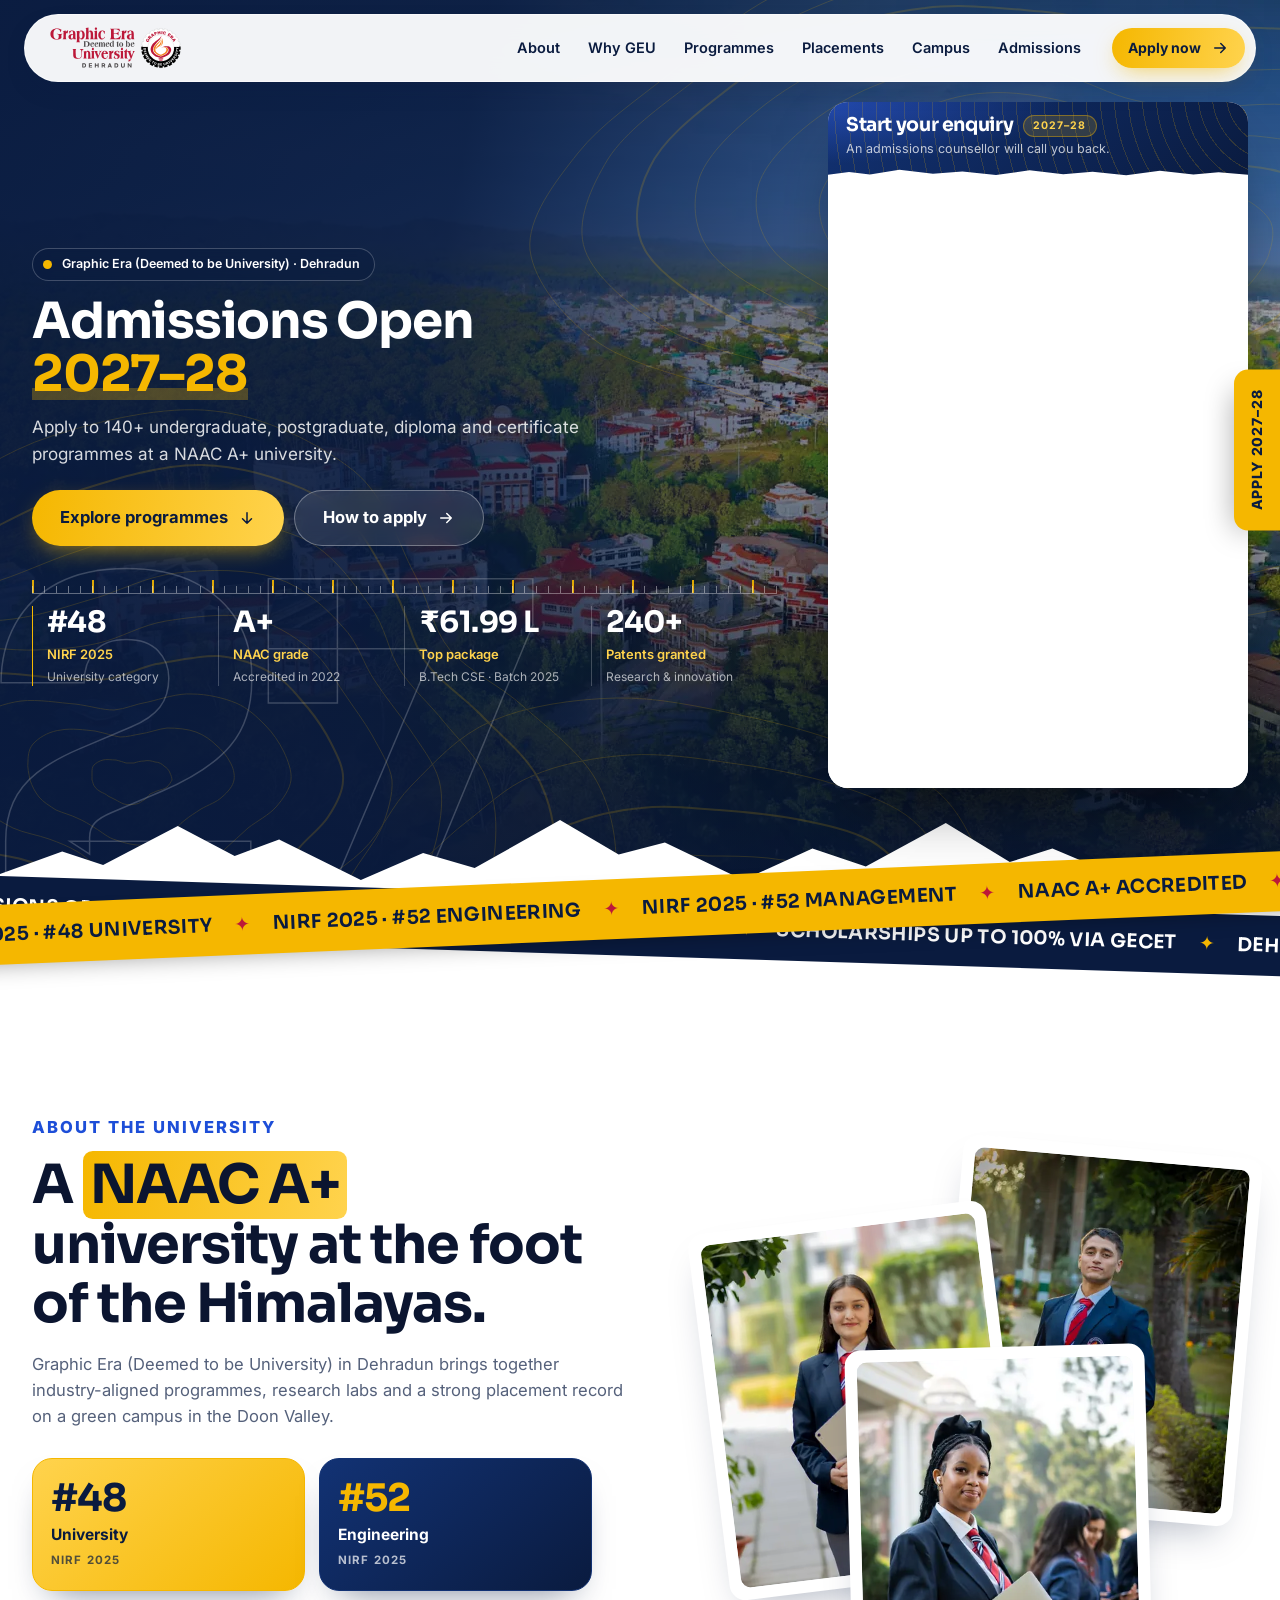
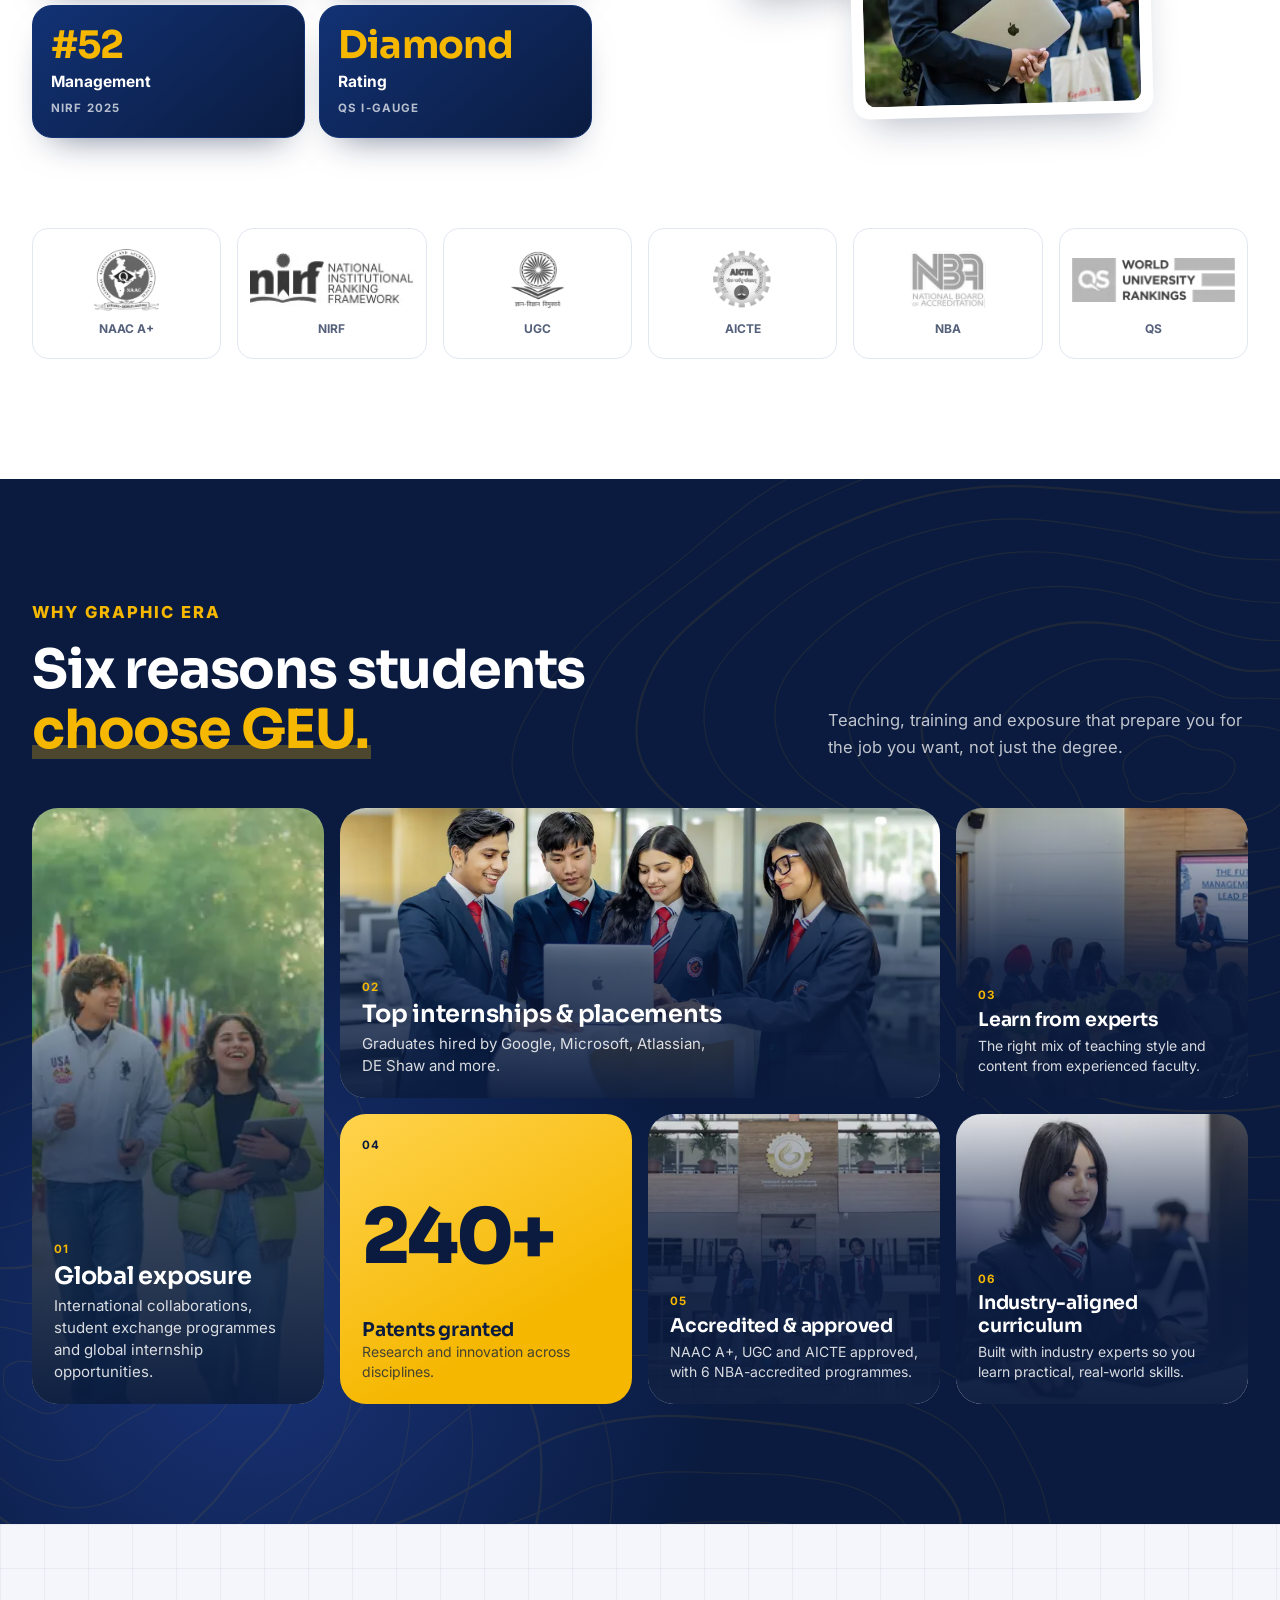
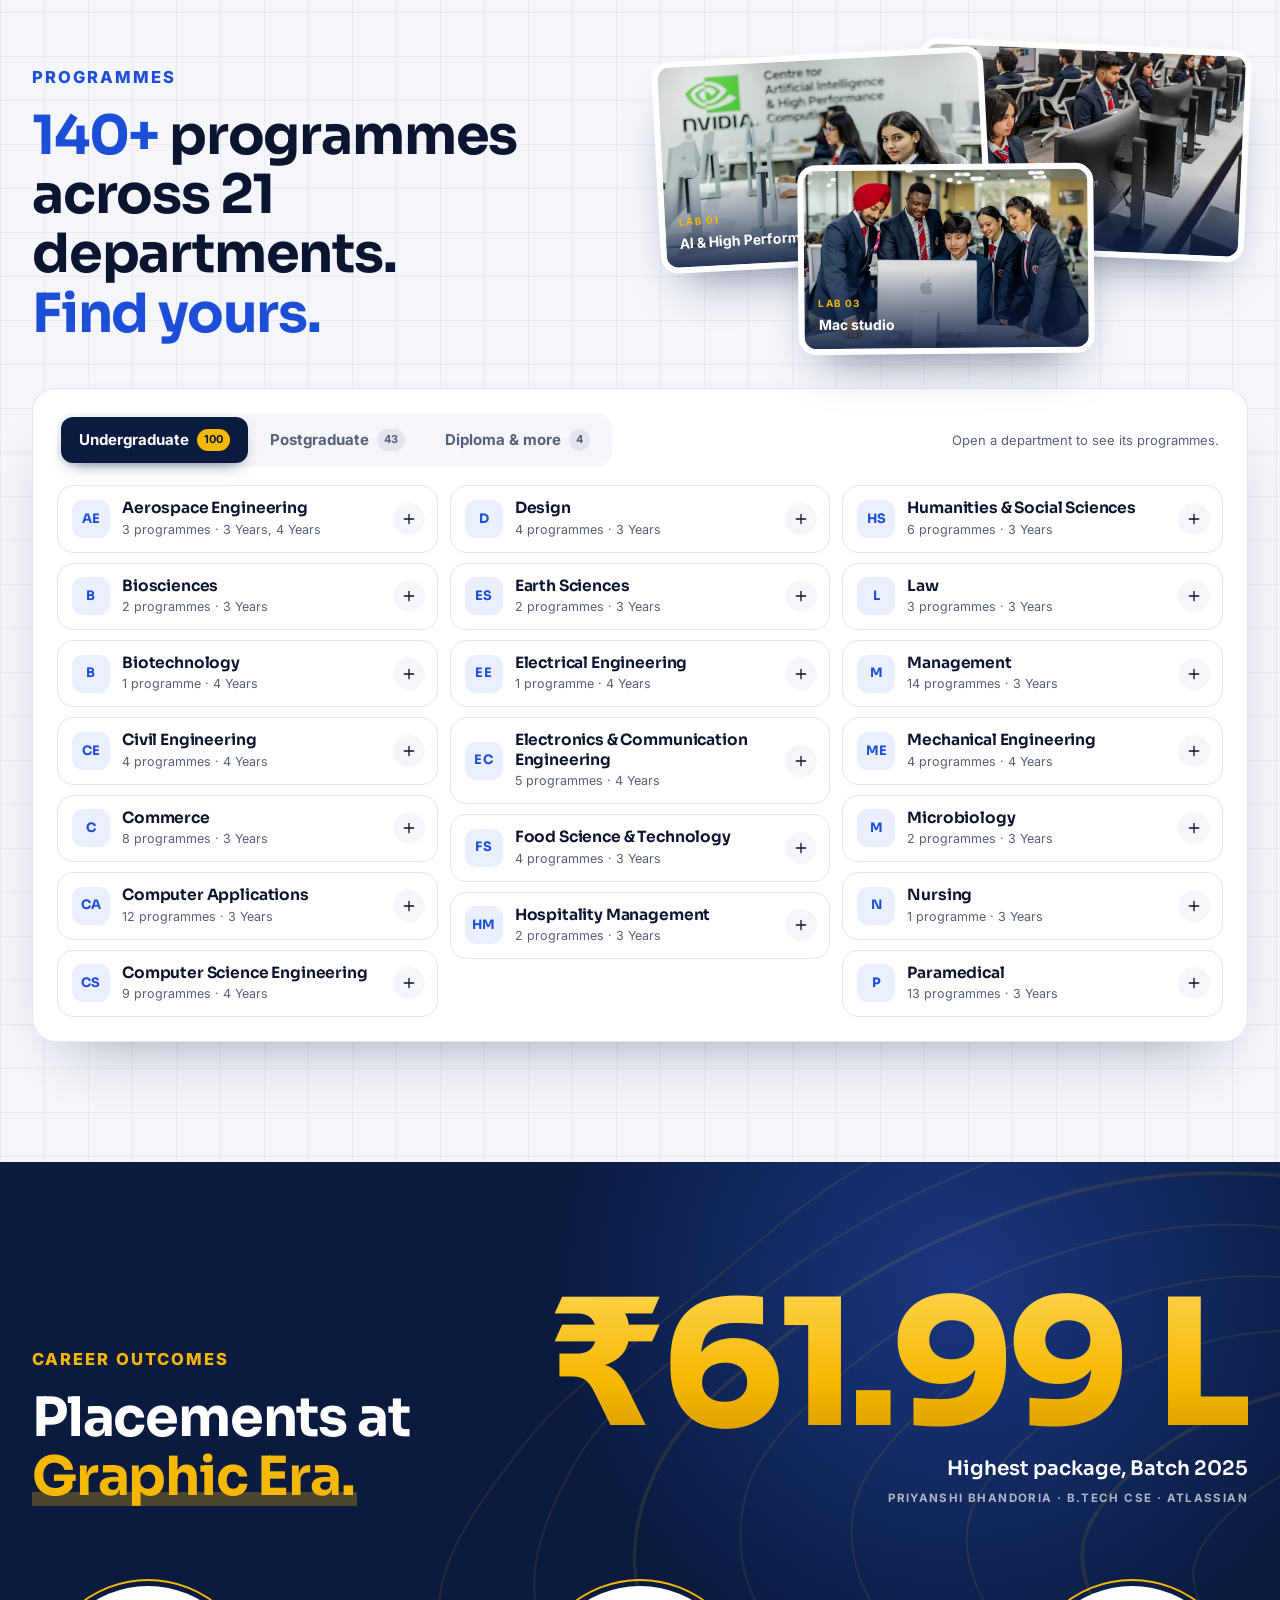
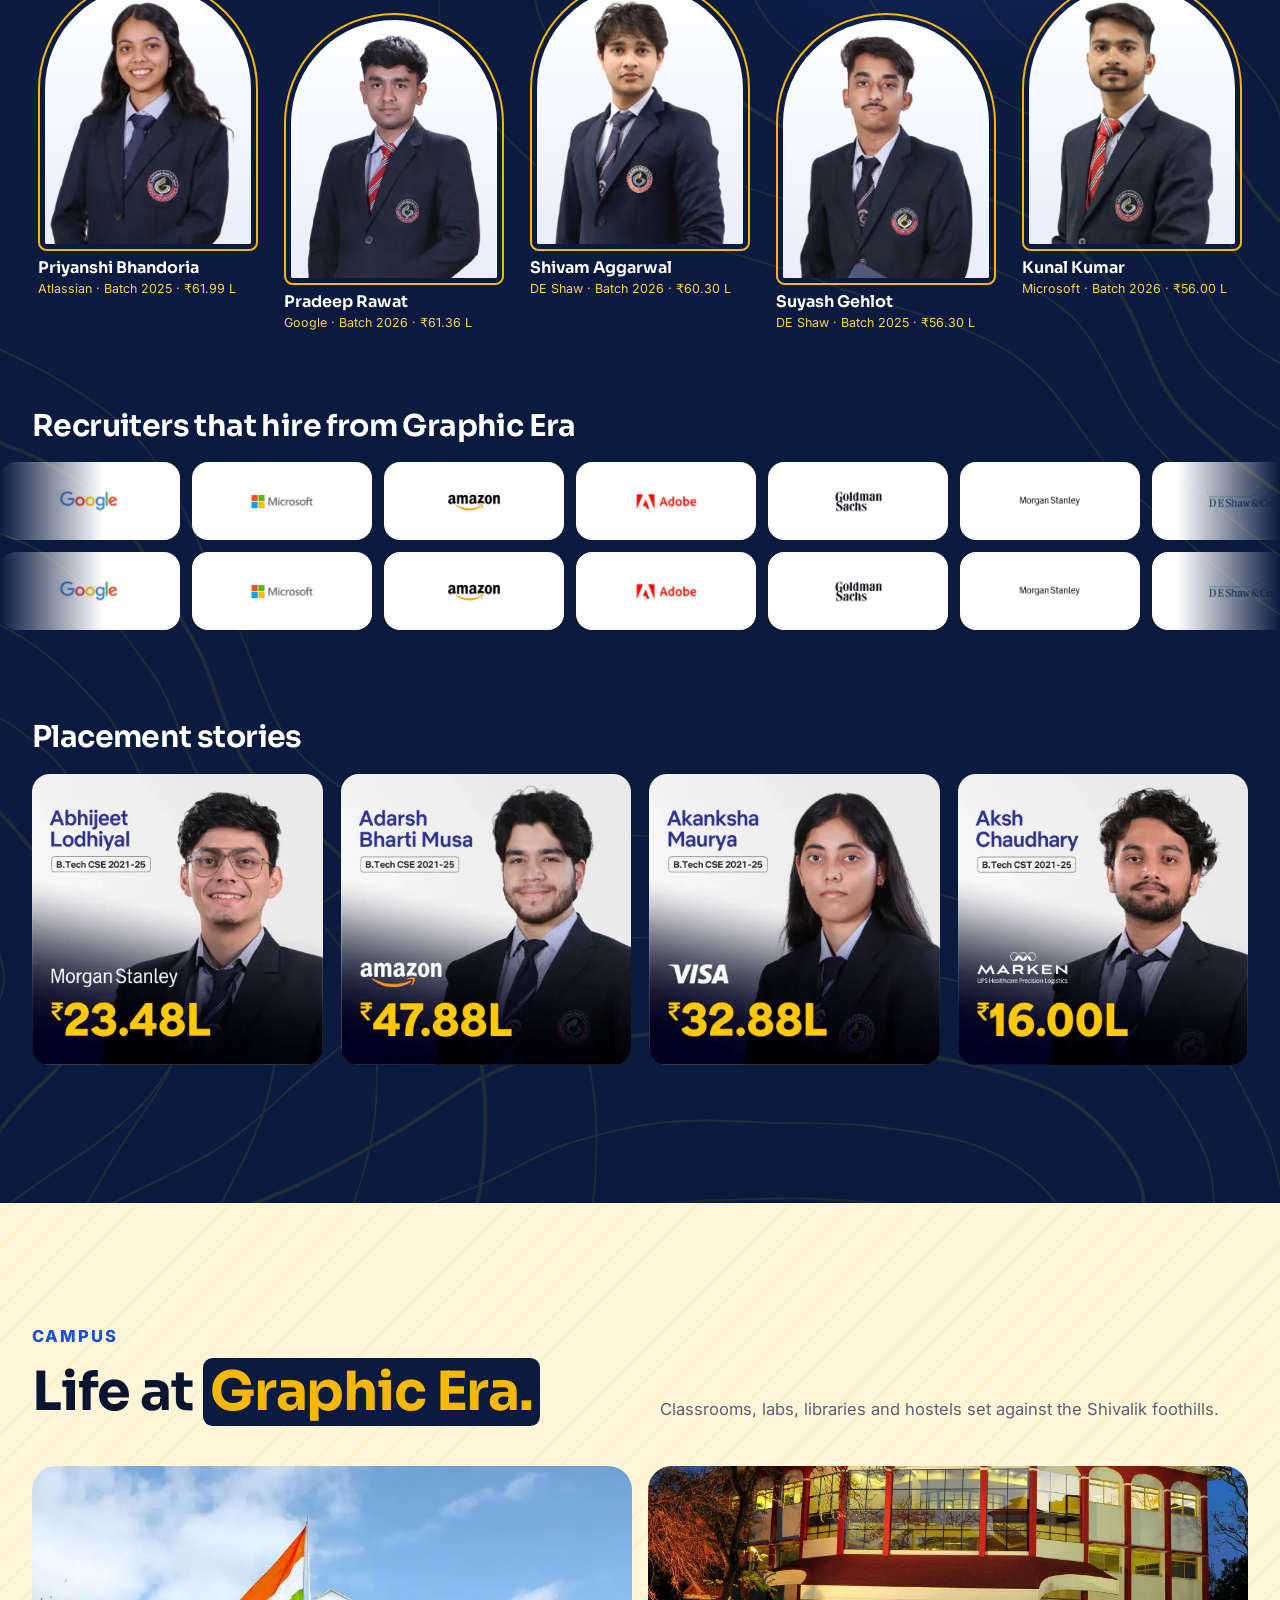
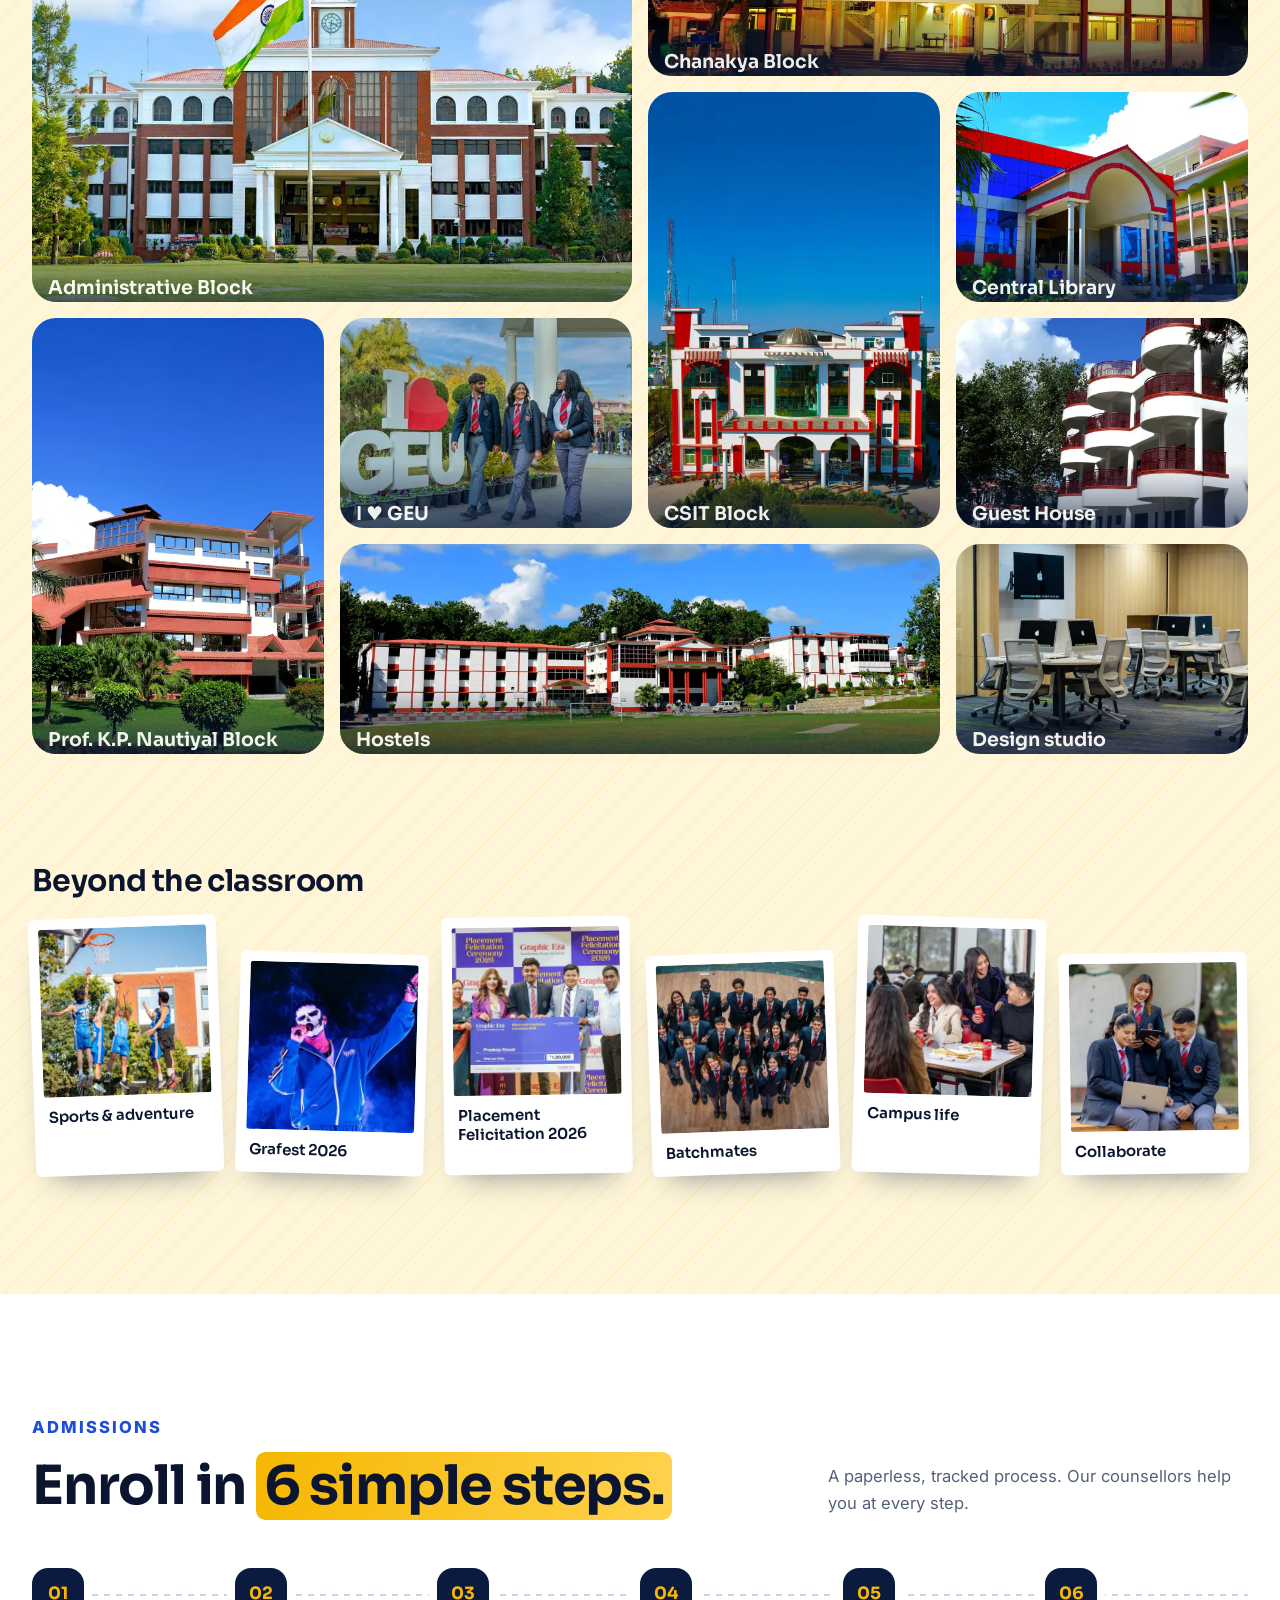
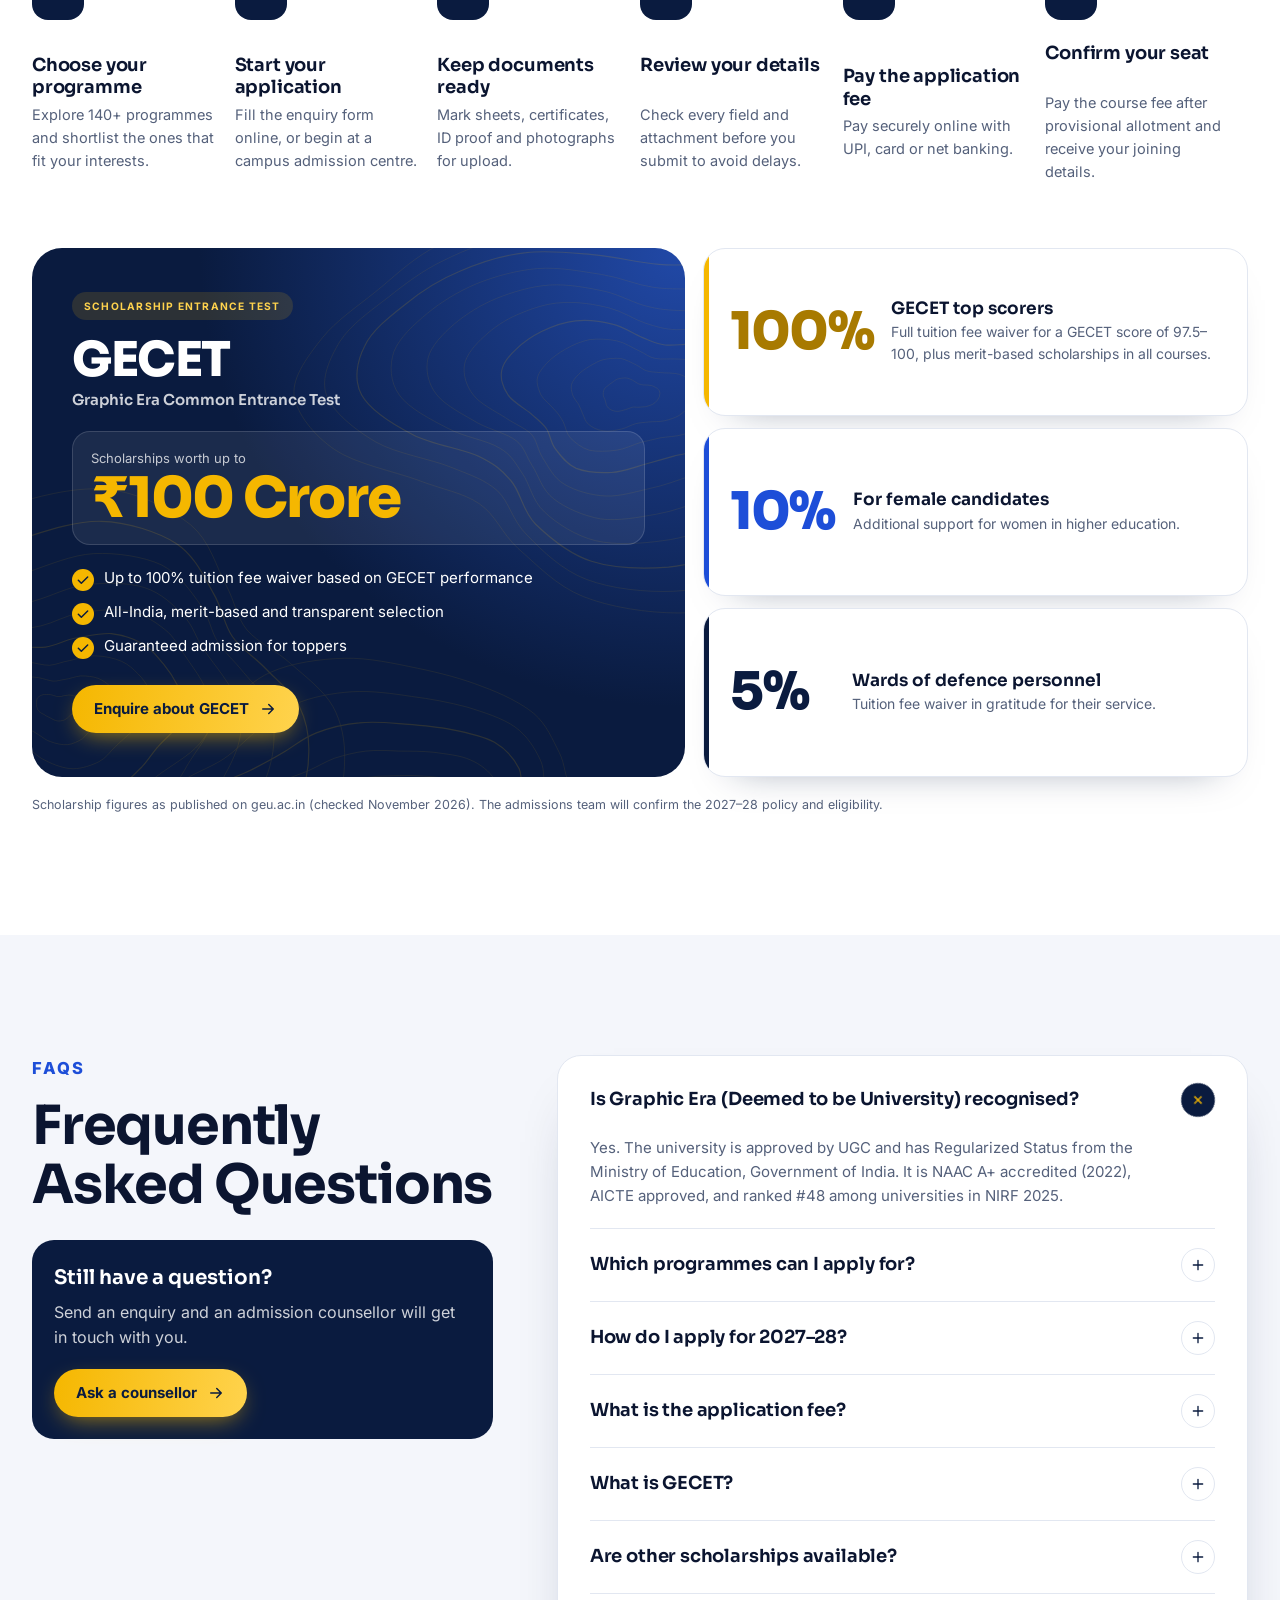
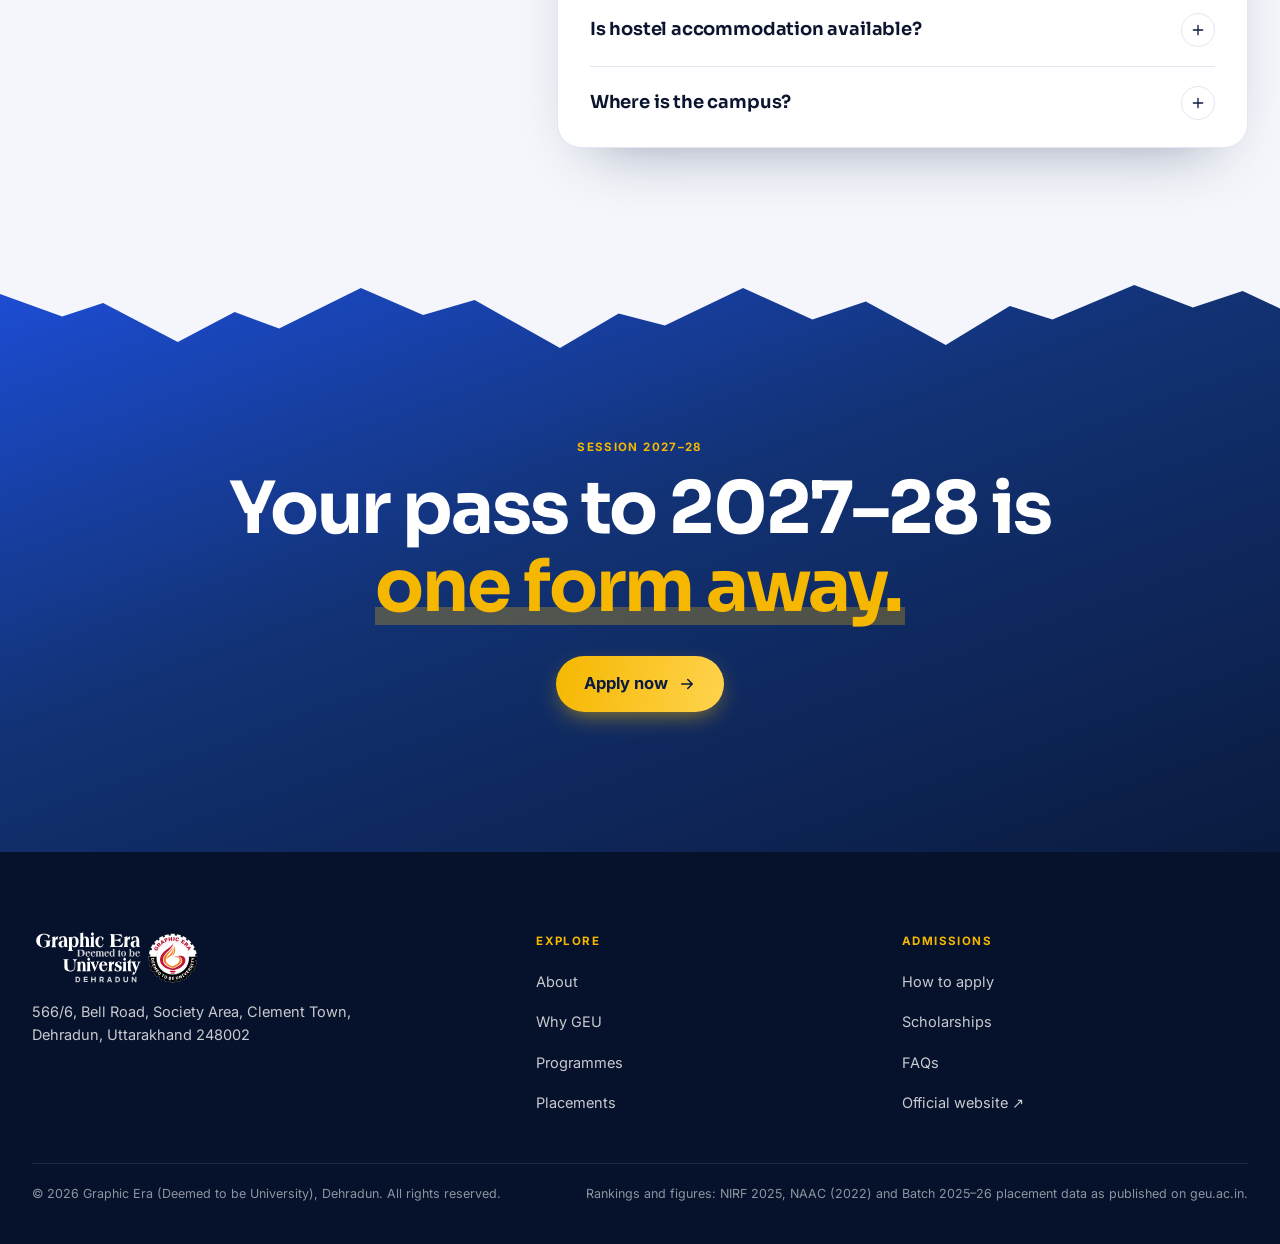
<file: index.html>
<!doctype html>
<html lang="en">
<head>
  <meta charset="utf-8">
  <meta name="viewport" content="width=device-width, initial-scale=1, viewport-fit=cover">
  <title>Admissions 2027–28 · Graphic Era (Deemed to be University), Dehradun</title>
  <meta name="description" content="Apply for Session 2027–28 at Graphic Era (Deemed to be University), Dehradun. NAAC A+, NIRF 2025 #48 University. 140+ UG, PG, diploma and certificate programmes.">
  <meta name="theme-color" content="#0A1B3F">
  <meta property="og:type" content="website">
  <meta property="og:title" content="Admissions 2027–28 · Graphic Era (Deemed to be University)">
  <meta property="og:description" content="Apply for Session 2027–28. NAAC A+ · NIRF 2025 #48 University · 140+ programmes.">
  <meta property="og:image" content="assets/img/hero/campus-aerial-dehradun-1024.webp">
  <link rel="icon" href="assets/brand/favicon.svg" type="image/svg+xml">
  <link rel="preload" href="assets/fonts/sora.woff2" as="font" type="font/woff2" crossorigin>
  <link rel="preload" href="assets/fonts/inter.woff2" as="font" type="font/woff2" crossorigin>
  <link rel="preload" as="image" imagesrcset="assets/img/hero/campus-aerial-dehradun-640.webp 640w, assets/img/hero/campus-aerial-dehradun-1024.webp 1024w, assets/img/hero/campus-aerial-dehradun-1600.webp 1600w, assets/img/hero/campus-aerial-dehradun-1920.webp 1920w" imagesizes="100vw" fetchpriority="high">
  <link rel="stylesheet" href="assets/css/style.css?v=12">
  <script type="application/ld+json">{"@context":"https://schema.org","@type":"CollegeOrUniversity","name":"Graphic Era (Deemed to be University)","url":"https://geu.ac.in","address":{"@type":"PostalAddress","streetAddress":"566/6, Bell Road, Society Area, Clement Town","addressLocality":"Dehradun","addressRegion":"Uttarakhand","postalCode":"248002","addressCountry":"IN"}}</script>
</head>
<body>
<svg width="0" height="0" style="position:absolute" aria-hidden="true">
  <symbol id="i-arrow" viewBox="0 0 24 24"><path d="M5 12h14M13 6l6 6-6 6" fill="none" stroke="currentColor" stroke-width="2" stroke-linecap="round" stroke-linejoin="round"/></symbol>
  <symbol id="i-down" viewBox="0 0 24 24"><path d="M12 5v14M6 13l6 6 6-6" fill="none" stroke="currentColor" stroke-width="2" stroke-linecap="round" stroke-linejoin="round"/></symbol>
  <symbol id="i-phone" viewBox="0 0 24 24"><path d="M5 4h4l2 5-2.5 1.5a11 11 0 0 0 5 5L15 13l5 2v4a2 2 0 0 1-2 2A16 16 0 0 1 3 6a2 2 0 0 1 2-2" fill="none" stroke="currentColor" stroke-width="1.8" stroke-linejoin="round"/></symbol>
  <symbol id="i-user" viewBox="0 0 24 24"><circle cx="12" cy="8" r="4" fill="none" stroke="currentColor" stroke-width="1.8"/><path d="M4 20c1.5-4 4.5-6 8-6s6.5 2 8 6" fill="none" stroke="currentColor" stroke-width="1.8" stroke-linecap="round"/></symbol>
  <symbol id="i-mail" viewBox="0 0 24 24"><rect x="3" y="5" width="18" height="14" rx="2.5" fill="none" stroke="currentColor" stroke-width="1.8"/><path d="m4 7 8 6 8-6" fill="none" stroke="currentColor" stroke-width="1.8" stroke-linejoin="round"/></symbol>
  <symbol id="i-pin" viewBox="0 0 24 24"><path d="M12 21s7-6.2 7-11.5A7 7 0 0 0 5 9.5C5 14.8 12 21 12 21z" fill="none" stroke="currentColor" stroke-width="1.8"/><circle cx="12" cy="9.5" r="2.5" fill="none" stroke="currentColor" stroke-width="1.8"/></symbol>
  <symbol id="i-layers" viewBox="0 0 24 24"><path d="m12 3 9 5-9 5-9-5 9-5z M3 13l9 5 9-5" fill="none" stroke="currentColor" stroke-width="1.8" stroke-linejoin="round"/></symbol>
  <symbol id="i-building" viewBox="0 0 24 24"><path d="M4 21V9l8-5 8 5v12M9 21v-6h6v6M3 21h18" fill="none" stroke="currentColor" stroke-width="1.8" stroke-linejoin="round"/></symbol>
  <symbol id="i-cap" viewBox="0 0 24 24"><path d="m2 9 10-5 10 5-10 5L2 9zm4 2v5c2 2 10 2 12 0v-5" fill="none" stroke="currentColor" stroke-width="1.8" stroke-linejoin="round"/></symbol>
  <symbol id="i-shield" viewBox="0 0 24 24"><path d="M12 3 4 6v6c0 5 3.5 8 8 9 4.5-1 8-4 8-9V6l-8-3z" fill="none" stroke="currentColor" stroke-width="1.8" stroke-linejoin="round"/></symbol>
  <symbol id="i-menu" viewBox="0 0 24 24"><path d="M4 7h16M4 12h16M4 17h10" fill="none" stroke="currentColor" stroke-width="2" stroke-linecap="round"/></symbol>
  <symbol id="i-close" viewBox="0 0 24 24"><path d="M6 6l12 12M18 6 6 18" fill="none" stroke="currentColor" stroke-width="2" stroke-linecap="round"/></symbol>
  <symbol id="i-plus" viewBox="0 0 24 24"><path d="M12 5v14M5 12h14" fill="none" stroke="currentColor" stroke-width="2" stroke-linecap="round"/></symbol>
  <symbol id="i-check" viewBox="0 0 24 24"><path d="m5 12.5 4.5 4.5L19 7.5" fill="none" stroke="currentColor" stroke-width="2.2" stroke-linecap="round" stroke-linejoin="round"/></symbol>
  <symbol id="i-globe" viewBox="0 0 24 24"><circle cx="12" cy="12" r="9" fill="none" stroke="currentColor" stroke-width="1.8"/><path d="M3 12h18M12 3c2.5 2.5 3.5 5.5 3.5 9s-1 6.5-3.5 9c-2.5-2.5-3.5-5.5-3.5-9s1-6.5 3.5-9" fill="none" stroke="currentColor" stroke-width="1.6"/></symbol>
  <symbol id="i-swipe" viewBox="0 0 24 24"><path d="M4 12h13M13 7l5 5-5 5" fill="none" stroke="currentColor" stroke-width="2" stroke-linecap="round" stroke-linejoin="round"/></symbol>
  <symbol id="topo" viewBox="0 0 1440 900"><path d="M1232 250C1232 253 1230 256 1228 259C1226 262 1223 264 1220 266C1216 268 1212 269 1208 270C1204 271 1199 270 1195 271C1191 271 1188 270 1185 271C1181 272 1178 274 1174 275C1170 276 1164 278 1160 278C1155 278 1150 276 1147 274C1144 272 1142 269 1141 266C1140 263 1140 260 1139 258C1138 255 1136 253 1136 250C1136 247 1136 244 1137 242C1138 239 1140 237 1143 235C1145 233 1148 231 1151 229C1154 227 1157 224 1160 223C1164 222 1169 221 1173 221C1178 221 1182 223 1186 225C1189 226 1191 229 1194 230C1197 232 1200 232 1204 233C1208 233 1214 233 1218 234C1223 236 1228 238 1230 241C1232 243 1233 247 1232 250Z"/><path d="M1293 250C1292 257 1287 263 1283 269C1278 275 1272 280 1265 285C1258 289 1249 292 1240 294C1231 296 1221 295 1213 296C1205 297 1199 297 1191 299C1183 301 1176 306 1167 308C1158 310 1145 313 1136 311C1126 310 1117 305 1111 300C1105 295 1104 288 1101 282C1098 276 1097 271 1094 266C1091 261 1086 256 1084 250C1082 244 1081 238 1082 232C1084 226 1089 220 1094 215C1099 210 1106 205 1113 201C1120 197 1128 192 1136 190C1145 188 1157 187 1166 188C1175 190 1184 195 1192 199C1199 202 1203 207 1210 209C1216 211 1223 211 1233 212C1242 213 1256 212 1266 215C1275 218 1285 224 1290 230C1295 235 1294 243 1293 250Z"/><path d="M1350 250C1348 260 1341 270 1334 279C1327 287 1320 296 1309 302C1299 309 1285 314 1273 317C1260 321 1245 321 1233 323C1221 326 1211 328 1199 331C1186 335 1173 342 1159 344C1144 346 1125 347 1112 344C1099 340 1088 331 1080 323C1073 315 1072 304 1068 296C1063 287 1059 281 1052 274C1046 266 1035 259 1030 250C1026 241 1022 230 1024 221C1026 212 1034 202 1042 194C1050 186 1061 178 1072 172C1084 165 1098 159 1112 156C1127 154 1145 155 1159 158C1173 161 1186 170 1197 175C1208 180 1214 186 1225 188C1236 190 1249 188 1264 189C1279 190 1301 190 1315 195C1330 200 1343 210 1349 219C1355 228 1353 240 1350 250Z"/><path d="M1401 250C1397 263 1389 276 1381 287C1373 299 1365 311 1353 320C1340 329 1323 337 1307 343C1291 348 1272 350 1256 354C1239 359 1225 363 1207 368C1189 373 1169 381 1150 382C1130 383 1106 381 1090 375C1074 368 1063 353 1054 341C1046 330 1046 317 1039 307C1032 297 1023 291 1012 281C1001 272 982 262 974 250C966 238 961 223 963 210C965 197 976 183 988 172C999 161 1015 150 1031 142C1048 134 1068 126 1089 124C1109 122 1134 125 1153 130C1171 134 1187 146 1202 152C1217 158 1225 163 1241 165C1257 167 1277 162 1298 164C1319 165 1349 167 1367 174C1384 182 1399 196 1405 208C1410 221 1405 237 1401 250Z" stroke-width="2"/><path d="M1444 250C1439 266 1432 281 1424 295C1416 310 1409 325 1396 337C1383 350 1363 361 1344 370C1325 378 1302 383 1281 389C1260 396 1240 404 1216 409C1193 414 1165 423 1141 422C1116 421 1088 413 1070 402C1052 392 1042 371 1033 357C1024 343 1024 329 1014 317C1003 306 986 300 970 289C953 278 926 265 915 250C903 235 897 215 900 198C903 182 918 164 934 150C949 136 969 122 991 113C1014 103 1040 94 1066 93C1092 91 1123 96 1146 102C1170 108 1189 122 1208 128C1227 134 1239 138 1260 139C1282 140 1310 134 1336 136C1363 139 1398 143 1418 154C1437 164 1449 183 1454 199C1458 215 1449 234 1444 250Z"/><path d="M1478 250C1473 268 1469 285 1463 302C1457 320 1453 339 1440 355C1427 372 1406 387 1385 399C1363 411 1335 419 1309 428C1283 437 1256 448 1226 453C1197 458 1161 465 1132 461C1103 456 1071 442 1052 427C1032 412 1026 387 1015 370C1004 353 1003 340 988 328C973 316 946 310 923 298C901 285 867 268 853 250C838 232 833 207 838 187C843 167 863 146 883 129C902 113 927 97 954 86C981 75 1014 65 1045 63C1076 61 1112 68 1140 74C1168 81 1190 95 1214 100C1238 106 1256 106 1283 107C1311 108 1348 101 1378 106C1409 110 1447 120 1466 134C1486 148 1492 172 1494 192C1496 211 1483 232 1478 250Z"/><path d="M1506 250C1501 271 1504 289 1501 309C1498 330 1499 354 1487 374C1475 395 1453 415 1428 431C1403 446 1371 459 1339 470C1307 481 1273 494 1237 498C1201 503 1157 506 1123 498C1090 490 1057 469 1036 449C1015 430 1011 401 998 383C985 364 980 352 959 340C938 327 900 322 872 307C843 292 804 272 789 250C773 228 772 199 780 176C789 153 814 130 837 111C860 92 889 74 920 61C952 48 989 38 1024 35C1060 32 1100 40 1133 45C1166 50 1192 63 1222 67C1251 71 1277 69 1310 70C1344 71 1389 66 1423 73C1456 81 1494 97 1511 116C1528 135 1527 164 1526 186C1525 208 1510 229 1506 250Z"/><path d="M1528 250C1527 272 1538 293 1540 317C1541 341 1548 370 1537 395C1526 419 1501 444 1474 464C1446 483 1408 499 1370 512C1332 525 1289 539 1247 543C1204 546 1153 545 1116 533C1078 521 1044 492 1021 470C998 447 996 415 979 396C963 377 950 367 923 354C895 341 846 335 813 318C780 301 739 275 725 250C711 225 717 192 730 167C742 141 772 117 799 96C826 74 857 54 891 40C925 25 965 12 1005 8C1044 3 1088 9 1126 12C1164 16 1195 25 1231 28C1266 31 1301 26 1341 28C1381 30 1433 28 1468 40C1503 52 1536 77 1550 100C1563 124 1552 157 1549 182C1545 207 1530 228 1528 250Z" stroke-width="2"/><path d="M1551 250C1554 274 1576 297 1582 325C1589 352 1600 387 1589 416C1579 445 1551 474 1520 497C1488 520 1444 539 1400 554C1356 568 1305 582 1256 584C1208 586 1150 580 1108 564C1067 549 1032 515 1007 489C981 464 977 433 956 413C934 394 912 387 877 373C843 359 784 350 749 330C713 309 675 278 665 250C655 222 671 187 688 159C706 131 740 107 770 84C799 61 829 38 865 21C901 3 942 -13 984 -20C1026 -28 1075 -25 1117 -25C1160 -24 1198 -19 1241 -18C1284 -17 1329 -23 1375 -19C1420 -15 1478 -10 1513 8C1547 25 1573 59 1582 87C1591 116 1570 152 1565 179C1560 206 1548 226 1551 250Z"/><path d="M1577 250C1586 276 1620 302 1631 334C1642 365 1656 406 1644 438C1633 471 1600 504 1564 529C1528 555 1477 576 1427 591C1377 606 1319 621 1265 621C1210 621 1147 611 1102 593C1056 575 1021 537 991 511C962 484 954 455 925 435C897 416 862 411 821 395C780 380 714 367 679 343C644 319 614 282 610 250C607 218 635 182 658 153C681 124 717 100 748 75C779 50 805 24 841 3C877 -17 919 -38 963 -49C1008 -61 1060 -63 1108 -66C1156 -69 1202 -68 1253 -69C1303 -69 1360 -75 1410 -68C1461 -60 1522 -47 1555 -23C1588 1 1604 43 1608 76C1612 110 1583 147 1578 176C1573 205 1568 224 1577 250Z"/><path d="M252 780C251 782 249 785 247 787C245 789 240 790 237 791C235 792 232 793 230 794C228 796 227 798 224 800C222 801 219 804 216 804C212 805 208 805 204 804C201 803 198 801 196 800C193 799 191 797 188 796C186 794 183 793 181 792C178 790 176 789 175 787C173 785 173 782 172 780C172 778 172 775 172 773C172 770 172 767 174 765C176 763 179 761 183 760C186 759 192 760 196 760C200 761 203 762 206 763C209 763 211 763 214 763C217 762 220 761 224 761C228 760 232 761 235 762C239 762 242 764 244 766C247 768 249 770 250 773C251 775 252 778 252 780Z"/><path d="M314 780C313 786 308 792 302 797C297 802 288 805 281 809C275 813 270 816 265 820C259 824 256 830 250 835C243 839 234 844 225 845C216 846 204 843 196 840C188 838 182 832 175 828C169 824 164 821 157 818C151 815 143 813 136 810C130 806 123 802 119 797C115 792 112 786 110 780C109 774 107 767 108 761C108 755 109 747 115 742C121 736 131 731 141 730C151 728 165 730 175 731C185 733 193 736 200 737C208 737 213 735 220 734C228 733 238 729 247 728C257 728 268 729 276 732C284 735 291 740 296 745C302 750 307 756 310 762C313 767 315 774 314 780Z"/><path d="M371 780C370 789 363 799 356 807C349 815 337 821 328 828C320 835 313 842 305 849C297 857 290 868 278 874C266 880 249 886 234 886C219 886 201 879 189 873C176 868 168 858 158 852C148 846 140 843 129 839C118 835 104 833 93 828C81 822 70 815 62 807C54 800 49 790 46 780C42 770 39 759 41 749C42 738 46 726 56 718C66 710 85 703 101 701C118 699 140 703 155 704C171 706 182 710 194 710C206 709 215 704 228 702C241 699 258 693 272 694C287 694 304 698 316 703C328 708 337 717 345 725C353 733 359 742 364 752C368 761 372 771 371 780Z"/><path d="M423 780C423 792 416 805 408 817C401 828 388 837 379 848C369 859 362 871 351 883C339 894 327 910 309 917C291 924 265 929 243 927C222 925 199 912 182 903C165 894 156 881 142 874C129 866 117 864 101 859C85 855 64 853 48 846C31 839 15 829 3 818C-8 807 -15 794 -20 780C-25 766 -29 750 -26 736C-23 722 -15 705 0 695C15 684 42 677 64 674C87 671 115 677 136 678C156 678 170 681 187 679C204 677 218 668 236 664C255 661 280 655 299 656C319 658 340 666 355 675C369 683 378 697 388 708C397 719 405 731 411 743C417 755 424 768 423 780Z" stroke-width="2"/><path d="M472 780C473 795 468 811 462 827C455 842 444 855 434 871C424 886 417 904 401 919C386 934 366 954 341 962C317 969 280 971 252 966C225 961 197 942 176 930C155 918 144 903 127 895C110 887 93 886 71 881C50 876 21 874 0 865C-22 857 -42 844 -56 829C-70 815 -79 797 -84 780C-90 763 -94 742 -89 725C-83 707 -72 686 -52 674C-32 661 2 653 30 649C58 645 91 651 116 650C140 649 157 648 179 643C201 638 221 625 246 621C271 617 304 613 328 617C352 622 374 636 390 649C406 661 414 679 424 693C434 708 444 721 452 735C460 750 470 765 472 780Z"/><path d="M519 780C524 798 521 818 517 837C513 856 504 875 493 895C483 915 474 939 454 958C434 976 406 998 373 1006C341 1013 294 1010 261 1002C227 993 195 969 170 955C145 940 133 925 111 917C89 909 64 911 37 906C10 901 -27 897 -52 886C-78 875 -100 858 -116 840C-131 823 -139 801 -144 780C-149 759 -153 735 -145 714C-137 693 -122 670 -98 655C-74 640 -34 632 -2 625C30 619 65 623 93 619C122 615 142 608 169 600C196 593 226 576 257 573C288 569 329 569 356 578C384 587 406 608 422 626C439 643 443 664 455 681C466 698 478 712 489 728C500 745 514 762 519 780Z"/><path d="M567 780C576 801 577 824 575 848C573 871 566 895 555 920C543 944 532 975 507 996C482 1017 443 1041 403 1047C364 1053 308 1045 268 1034C228 1023 194 994 165 979C135 964 119 951 92 944C64 936 30 941 -3 935C-36 929 -79 923 -108 909C-136 895 -158 872 -173 851C-188 829 -193 804 -197 780C-200 756 -203 729 -193 705C-183 682 -164 656 -138 639C-111 622 -68 612 -34 602C0 593 36 592 68 584C100 575 124 562 158 551C191 540 232 522 269 520C307 518 354 525 384 539C414 554 434 584 450 606C466 627 468 651 480 670C493 690 510 704 524 722C539 740 559 759 567 780Z"/><path d="M619 780C631 804 636 831 635 859C635 886 629 916 616 945C603 974 588 1009 557 1033C526 1056 477 1079 430 1084C383 1089 320 1076 274 1063C229 1050 193 1019 159 1005C124 991 103 982 68 976C33 970 -11 977 -50 969C-89 962 -137 951 -166 933C-196 914 -213 886 -226 861C-238 835 -239 807 -240 780C-242 753 -243 724 -232 698C-221 672 -201 645 -173 625C-145 605 -102 592 -67 579C-31 565 4 558 39 544C75 530 105 509 145 495C186 482 238 464 282 465C326 466 378 483 410 503C442 524 458 562 473 588C489 615 490 640 505 661C519 682 542 695 561 715C580 735 607 756 619 780Z" stroke-width="2"/><path d="M676 780C691 807 697 839 696 870C696 901 690 936 675 968C659 1001 638 1040 602 1065C565 1090 507 1112 453 1116C400 1120 331 1102 280 1089C230 1076 192 1047 152 1035C111 1023 81 1021 39 1017C-4 1012 -60 1019 -104 1009C-148 999 -198 980 -226 957C-254 933 -264 899 -272 869C-280 840 -276 809 -275 780C-274 751 -275 720 -264 692C-252 664 -233 635 -205 612C-178 588 -137 572 -101 553C-66 535 -32 519 7 500C46 480 84 451 132 436C179 421 244 405 294 411C345 416 400 444 434 471C467 498 478 544 494 573C510 603 512 628 530 650C549 672 580 685 604 707C629 729 661 753 676 780Z"/><path d="M832 980C830 985 830 988 829 993C828 997 830 1003 827 1007C825 1012 821 1017 815 1020C809 1023 801 1025 793 1026C786 1027 778 1027 771 1027C763 1028 756 1028 749 1027C743 1026 736 1024 730 1021C725 1019 721 1015 716 1012C712 1009 708 1006 702 1004C696 1001 686 999 679 995C673 991 664 985 662 980C660 975 663 968 668 963C673 958 684 955 691 952C699 949 707 948 714 947C721 945 726 943 732 942C738 940 744 939 751 938C757 938 763 938 770 938C776 937 783 937 791 937C799 937 810 936 817 938C825 940 834 944 838 948C842 953 841 960 840 965C840 970 834 975 832 980Z"/><path d="M891 980C890 988 894 996 894 1005C895 1014 899 1025 894 1034C890 1043 880 1053 868 1058C856 1064 838 1066 823 1067C809 1069 794 1068 780 1067C766 1067 753 1066 741 1064C729 1061 717 1057 707 1053C697 1048 691 1042 681 1037C672 1033 662 1030 649 1025C636 1020 616 1016 604 1009C591 1001 577 990 575 980C573 970 581 957 591 949C601 940 621 935 635 929C649 924 663 922 675 918C687 914 696 910 707 907C718 904 730 901 742 900C754 898 766 899 779 898C792 898 805 897 819 898C834 899 852 899 865 903C879 908 892 916 898 924C904 933 901 945 900 954C899 963 892 972 891 980Z"/><path d="M950 980C952 992 963 1004 966 1018C969 1032 975 1051 968 1064C961 1078 942 1091 923 1099C904 1106 875 1107 853 1108C831 1110 809 1107 789 1106C769 1104 750 1102 733 1098C716 1095 700 1088 686 1082C671 1076 662 1069 646 1063C631 1057 613 1054 593 1048C573 1041 542 1035 525 1024C508 1012 490 995 490 980C489 965 505 948 520 936C536 924 564 916 584 908C603 901 619 896 635 889C651 882 663 874 679 868C695 863 714 858 732 856C750 854 769 855 788 856C808 856 828 856 848 858C868 861 893 863 910 871C927 878 943 891 950 903C957 915 952 932 952 944C952 957 947 968 950 980Z"/><path d="M1010 980C1018 996 1039 1014 1046 1033C1052 1052 1058 1079 1047 1096C1036 1114 1006 1131 979 1139C951 1148 912 1148 882 1148C851 1149 823 1145 797 1142C771 1140 747 1137 725 1133C703 1128 683 1120 664 1113C645 1105 630 1097 609 1090C587 1083 561 1080 534 1072C507 1063 467 1053 446 1038C426 1023 409 999 411 980C413 961 438 939 459 924C480 909 513 900 535 889C557 878 574 869 592 858C611 847 626 833 648 825C669 817 696 810 721 808C746 805 773 808 799 810C825 812 851 814 876 819C902 824 931 830 951 841C970 852 985 870 993 886C1000 901 994 920 997 936C1000 952 1002 964 1010 980Z" stroke-width="2"/><path d="M1075 980C1090 1000 1122 1024 1131 1049C1140 1074 1144 1107 1127 1129C1111 1150 1069 1169 1032 1178C996 1188 947 1185 909 1185C871 1186 837 1182 805 1179C773 1176 745 1174 717 1168C690 1163 665 1154 640 1146C615 1138 595 1128 567 1120C539 1112 504 1108 471 1097C439 1086 392 1072 371 1052C350 1033 338 1003 344 980C350 957 384 933 408 915C432 896 466 885 489 870C512 855 524 839 545 823C565 808 585 787 612 776C639 764 676 757 709 755C742 753 777 758 810 763C842 767 874 773 904 781C933 790 965 800 986 815C1007 830 1020 852 1029 871C1038 890 1032 910 1040 928C1047 946 1059 960 1075 980Z"/><path d="M1145 980C1168 1004 1210 1035 1220 1065C1230 1095 1228 1135 1204 1160C1181 1185 1126 1203 1081 1213C1035 1223 978 1220 934 1220C889 1220 851 1218 814 1216C776 1214 742 1213 708 1208C675 1202 644 1192 613 1183C582 1174 556 1164 521 1154C487 1144 444 1138 407 1123C371 1108 322 1089 303 1065C283 1041 279 1006 290 980C300 954 341 929 366 907C391 886 421 871 442 851C463 831 470 807 492 785C514 763 538 735 572 721C606 706 654 699 696 698C737 697 781 707 820 715C859 723 897 733 930 746C963 758 996 774 1018 792C1040 811 1050 837 1061 858C1072 879 1069 900 1083 920C1097 940 1122 956 1145 980Z"/></symbol>
  <symbol id="ridge" viewBox="0 0 1440 120" preserveAspectRatio="none"><path d="M0 120V84l70-30 46 18 84-52 64 40 50-22 92 54 70-36 58 20 96-64 66 46 52-16 88 50 78-42 60 24 90-58 72 52 48-18 92 46 66-30 56 22 72-40v118z"/></symbol>
</svg>

<a class="skip" href="#main">Skip to content</a>

<!-- ================================================================= HEADER -->
<header class="hdr" id="hdr">
  <div class="hdr__bar">
    <a class="hdr__logo" href="#top" aria-label="Graphic Era (Deemed to be University), back to top">
      <img src="assets/brand/logo-dark.svg" width="160" height="49" alt="Graphic Era (Deemed to be University)">
    </a>
    <nav class="hdr__nav" aria-label="Primary">
      <a href="#about">About</a><a href="#why">Why GEU</a><a href="#programmes">Programmes</a><a href="#placements">Placements</a><a href="#campus">Campus</a><a href="#admissions">Admissions</a>
    </nav>
    <a class="btn btn--gold btn--sm hdr__cta" href="#apply">Apply now<svg aria-hidden="true"><use href="#i-arrow"/></svg></a>
    <a class="hdr__menu" href="#menu" aria-label="Open menu"><svg aria-hidden="true"><use href="#i-menu"/></svg></a>
    <a class="hdr__menu hdr__x" href="#_" aria-label="Close menu"><svg aria-hidden="true"><use href="#i-close"/></svg></a>
  </div>
  <div class="menu" id="menu">
    <nav aria-label="Sections">
      <a href="#about"><span class="mono">01</span>About</a>
      <a href="#why"><span class="mono">02</span>Why GEU</a>
      <a href="#programmes"><span class="mono">03</span>Programmes</a>
      <a href="#placements"><span class="mono">04</span>Placements</a>
      <a href="#campus"><span class="mono">05</span>Campus</a>
      <a href="#admissions"><span class="mono">06</span>Admissions</a>
      <a href="#faq"><span class="mono">07</span>FAQs</a>
    </nav>
    <a class="btn btn--gold" href="#apply">Apply for 2027–28<svg aria-hidden="true"><use href="#i-arrow"/></svg></a>
  </div>
  <a class="scrim" href="#_" tabindex="-1" aria-hidden="true"></a>
</header>

<main id="main">
  <!-- =============================================================== HERO -->
  <section class="hero" id="top" aria-labelledby="hero-title">
    <picture class="hero__media">
      <img src="assets/img/hero/campus-aerial-dehradun-1024.webp" srcset="assets/img/hero/campus-aerial-dehradun-640.webp 640w, assets/img/hero/campus-aerial-dehradun-1024.webp 1024w, assets/img/hero/campus-aerial-dehradun-1600.webp 1600w, assets/img/hero/campus-aerial-dehradun-1920.webp 1920w" sizes="100vw" width="1920" height="1080" alt="Aerial view of the Graphic Era campus in Dehradun with the Shivalik foothills behind" fetchpriority="high" decoding="async">
    </picture>
    <div class="hero__veil" aria-hidden="true"></div>
    <svg class="topo hero__topo" viewBox="0 0 1440 900" preserveAspectRatio="xMidYMid slice" aria-hidden="true"><use href="#topo"/></svg>
    <div class="hero__year" aria-hidden="true">27</div>

    <div class="wrap hero__grid">
      <div class="hero__copy">
        <p class="pill"><span class="pill__dot" aria-hidden="true"></span>Graphic Era (Deemed to be University) · Dehradun</p>
        <h1 class="hero__title" id="hero-title">Admissions Open<br><span class="hl">2027–28</span></h1>
        <p class="hero__lede">Apply to 140+ undergraduate, postgraduate, diploma and certificate programmes at a NAAC A+ university.</p>
        <div class="hero__ctas">
          <a class="btn btn--gold btn--lg" href="#programmes">Explore programmes<svg aria-hidden="true"><use href="#i-down"/></svg></a>
          <a class="btn btn--glass btn--lg" href="#admissions">How to apply<svg aria-hidden="true"><use href="#i-arrow"/></svg></a>
        </div>
        <div class="alt">
          <div class="alt__ruler" aria-hidden="true"></div>
          <ol class="alt__list" aria-label="Key facts">
            <li class="alt__mark" style="--i:0"><span class="alt__value">#48</span><span class="alt__label">NIRF 2025</span><span class="alt__note">University category</span></li>
            <li class="alt__mark" style="--i:1"><span class="alt__value">A+</span><span class="alt__label">NAAC grade</span><span class="alt__note">Accredited in 2022</span></li>
            <li class="alt__mark" style="--i:2"><span class="alt__value">₹61.99 L</span><span class="alt__label">Top package</span><span class="alt__note">B.Tech CSE · Batch 2025</span></li>
            <li class="alt__mark" style="--i:3"><span class="alt__value">240+</span><span class="alt__label">Patents granted</span><span class="alt__note">Research &amp; innovation</span></li>
          </ol>
        </div>
      </div>
      <!-- NoPaperForms admissions enquiry widget -->
      <div class="hero__slot" id="apply" aria-label="Admissions enquiry form">
        <div class="hero__form-head">
          <h2 class="hero__form-title">Start your enquiry <span class="hero__form-badge">2027–28</span></h2>
          <p class="hero__form-subtitle">An admissions counsellor will call you back.</p>
        </div>
        <!-- Form height is controlled by --form-h in style.css (keep data-height equal to it) -->
        <div class="npf_wgts" data-height="610px" data-w="92ea1d626be649723be7a933c066ddf8"></div>
      </div>
    </div>
    <svg class="ridge ridge--hero" aria-hidden="true"><use href="#ridge"/></svg>
  </section>

  <!-- =============================================================== TAPES -->
  <div class="tapes">
    <div class="tape tape--gold">
      <div class="tape__track"><span>NIRF 2025 · #48 University</span><i aria-hidden="true">✦</i><span>NIRF 2025 · #52 Engineering</span><i aria-hidden="true">✦</i><span>NIRF 2025 · #52 Management</span><i aria-hidden="true">✦</i><span>NAAC A+ accredited</span><i aria-hidden="true">✦</i><span>QS I-Gauge Diamond rating</span><i aria-hidden="true">✦</i><span>6 NBA-accredited programmes</span><i aria-hidden="true">✦</i><span>240+ patents granted</span><i aria-hidden="true">✦</i><span>UGC &amp; AICTE approved</span><i aria-hidden="true">✦</i></div>
      <div class="tape__track" aria-hidden="true"><span>NIRF 2025 · #48 University</span><i>✦</i><span>NIRF 2025 · #52 Engineering</span><i>✦</i><span>NIRF 2025 · #52 Management</span><i>✦</i><span>NAAC A+ accredited</span><i>✦</i><span>QS I-Gauge Diamond rating</span><i>✦</i><span>6 NBA-accredited programmes</span><i>✦</i><span>240+ patents granted</span><i>✦</i><span>UGC &amp; AICTE approved</span><i>✦</i></div>
    </div>
    <div class="tape tape--ink" aria-hidden="true">
      <div class="tape__track"><span>Admissions open 2027–28</span><i>✦</i><span>140+ programmes</span><i>✦</i><span>21 departments</span><i>✦</i><span>Scholarships up to 100% via GECET</span><i>✦</i><span>Dehradun · Uttarakhand</span><i>✦</i><span>Admissions open 2027–28</span><i>✦</i><span>140+ programmes</span><i>✦</i><span>21 departments</span><i>✦</i></div>
      <div class="tape__track"><span>Admissions open 2027–28</span><i>✦</i><span>140+ programmes</span><i>✦</i><span>21 departments</span><i>✦</i><span>Scholarships up to 100% via GECET</span><i>✦</i><span>Dehradun · Uttarakhand</span><i>✦</i><span>Admissions open 2027–28</span><i>✦</i><span>140+ programmes</span><i>✦</i><span>21 departments</span><i>✦</i></div>
    </div>
  </div>

  <!-- =============================================================== 01 ABOUT -->
  <section class="sec about" id="about" aria-labelledby="about-title">
    <div class="wrap about__grid">
      <div class="about__copy" data-reveal>
        <p class="eyebrow">About the university</p>
        <h2 class="h2" id="about-title">A <span class="mark">NAAC A+</span> university at the foot of the Himalayas.</h2>
        <p class="lede">Graphic Era (Deemed to be University) in Dehradun brings together industry-aligned programmes, research labs and a strong placement record on a green campus in the Doon Valley.</p>
        <ul class="ranks" aria-label="Rankings">
          <li class="rank rank--hi"><b>#48</b><span>University</span><small>NIRF 2025</small></li>
          <li class="rank"><b>#52</b><span>Engineering</span><small>NIRF 2025</small></li>
          <li class="rank"><b>#52</b><span>Management</span><small>NIRF 2025</small></li>
          <li class="rank"><b>Diamond</b><span>Rating</span><small>QS I-Gauge</small></li>
        </ul>
      </div>
      <div class="fan" data-reveal><figure class="fan__card fan__card--1"><img src="assets/img/about/student-garden-720.webp" srcset="assets/img/about/student-garden-400.webp 400w, assets/img/about/student-garden-720.webp 720w" sizes="(max-width: 860px) 70vw, 300px" width="720" height="900" alt="Graphic Era student holding a laptop in the campus garden" loading="lazy" decoding="async"></figure><figure class="fan__card fan__card--2"><img src="assets/img/about/student-pathway-720.webp" srcset="assets/img/about/student-pathway-400.webp 400w, assets/img/about/student-pathway-720.webp 720w" sizes="(max-width: 860px) 70vw, 300px" width="720" height="900" alt="Graphic Era student in the university blazer on a campus pathway" loading="lazy" decoding="async"></figure><figure class="fan__card fan__card--3"><img src="assets/img/about/student-portrait-720.webp" srcset="assets/img/about/student-portrait-400.webp 400w, assets/img/about/student-portrait-720.webp 720w" sizes="(max-width: 860px) 70vw, 300px" width="720" height="900" alt="Smiling Graphic Era student with a laptop outside an academic block" loading="lazy" decoding="async"></figure></div>
    </div>
    <div class="wrap">
      <ul class="accr" aria-label="Accreditations and approvals"><li class="accr__item"><img src="assets/img/accreditations/naac-a-320.webp" srcset="assets/img/accreditations/naac-a-160.webp 160w, assets/img/accreditations/naac-a-320.webp 320w" sizes="120px" width="320" height="305" alt="NAAC A+ logo" loading="lazy" decoding="async"><span>NAAC A+</span></li><li class="accr__item"><img src="assets/img/accreditations/nirf-320.webp" srcset="assets/img/accreditations/nirf-160.webp 160w, assets/img/accreditations/nirf-320.webp 320w" sizes="120px" width="320" height="104" alt="NIRF logo" loading="lazy" decoding="async"><span>NIRF</span></li><li class="accr__item"><img src="assets/img/accreditations/ugc-320.webp" srcset="assets/img/accreditations/ugc-160.webp 160w, assets/img/accreditations/ugc-320.webp 320w" sizes="120px" width="320" height="309" alt="UGC logo" loading="lazy" decoding="async"><span>UGC</span></li><li class="accr__item"><img src="assets/img/accreditations/aicte-320.webp" srcset="assets/img/accreditations/aicte-160.webp 160w, assets/img/accreditations/aicte-320.webp 320w" sizes="120px" width="320" height="309" alt="AICTE logo" loading="lazy" decoding="async"><span>AICTE</span></li><li class="accr__item"><img src="assets/img/accreditations/nba-320.webp" srcset="assets/img/accreditations/nba-160.webp 160w, assets/img/accreditations/nba-320.webp 320w" sizes="120px" width="320" height="253" alt="NBA logo" loading="lazy" decoding="async"><span>NBA</span></li><li class="accr__item"><img src="assets/img/accreditations/qs-320.webp" srcset="assets/img/accreditations/qs-160.webp 160w, assets/img/accreditations/qs-320.webp 320w" sizes="120px" width="320" height="86" alt="QS logo" loading="lazy" decoding="async"><span>QS</span></li></ul>
    </div>
  </section>

  <!-- =============================================================== 02 WHY GEU (new) -->
  <section class="sec why" id="why" aria-labelledby="why-title">
    <svg class="topo why__topo" viewBox="0 0 1440 900" preserveAspectRatio="xMidYMid slice" aria-hidden="true"><use href="#topo"/></svg>
    <div class="wrap">
      <div class="why__head" data-reveal>
        <div>
          <p class="eyebrow eyebrow--light">Why Graphic Era</p>
          <h2 class="h2" id="why-title">Six reasons students <span class="hl">choose GEU.</span></h2>
        </div>
        <p class="lede">Teaching, training and exposure that prepare you for the job you want, not just the degree.</p>
      </div>
      <ul class="bento">
        <li class="bx bx--a" data-reveal><img src="assets/img/why/global-exposure-flags-960.webp" srcset="assets/img/why/global-exposure-flags-480.webp 480w, assets/img/why/global-exposure-flags-960.webp 960w" sizes="(max-width: 860px) 92vw, 300px" width="960" height="840" alt="Students walking together past international flags on campus" loading="lazy" decoding="async"><div class="bx__body"><span class="bx__n mono">01</span><h3>Global exposure</h3><p>International collaborations, student exchange programmes and global internship opportunities.</p></div></li>
        <li class="bx bx--b" data-reveal><img src="assets/img/why/placement-training-lab-960.webp" srcset="assets/img/why/placement-training-lab-480.webp 480w, assets/img/why/placement-training-lab-960.webp 960w" sizes="(max-width: 860px) 92vw, 620px" width="960" height="624" alt="Students in blazers working together on a laptop in a lab" loading="lazy" decoding="async"><div class="bx__body"><span class="bx__n mono">02</span><h3>Top internships &amp; placements</h3><p>Graduates hired by Google, Microsoft, Atlassian, DE Shaw and more.</p></div></li>
        <li class="bx bx--c" data-reveal><img src="assets/img/why/expert-session-800.webp" srcset="assets/img/why/expert-session-480.webp 480w, assets/img/why/expert-session-800.webp 800w" sizes="(max-width: 860px) 46vw, 300px" width="800" height="461" alt="Students attending an expert session in a seminar hall" loading="lazy" decoding="async"><div class="bx__body"><span class="bx__n mono">03</span><h3>Learn from experts</h3><p>The right mix of teaching style and content from experienced faculty.</p></div></li>
        <li class="bx bx--d bx--stat" data-reveal><div class="bx__body"><span class="bx__n mono">04</span><b class="bx__big">240+</b><div><h3>Patents granted</h3><p>Research and innovation across disciplines.</p></div></div></li>
        <li class="bx bx--e" data-reveal><img src="assets/img/why/academic-block-students-800.webp" srcset="assets/img/why/academic-block-students-480.webp 480w, assets/img/why/academic-block-students-800.webp 800w" sizes="(max-width: 860px) 46vw, 300px" width="800" height="534" alt="Students walking out of an academic block on the Graphic Era campus" loading="lazy" decoding="async"><div class="bx__body"><span class="bx__n mono">05</span><h3>Accredited &amp; approved</h3><p>NAAC A+, UGC and AICTE approved, with 6 NBA-accredited programmes.</p></div></li>
        <li class="bx bx--f" data-reveal><img src="assets/img/why/workstation-lab-800.webp" srcset="assets/img/why/workstation-lab-480.webp 480w, assets/img/why/workstation-lab-800.webp 800w" sizes="(max-width: 860px) 46vw, 300px" width="800" height="534" alt="Student working at a high-performance workstation" loading="lazy" decoding="async"><div class="bx__body"><span class="bx__n mono">06</span><h3>Industry-aligned curriculum</h3><p>Built with industry experts so you learn practical, real-world skills.</p></div></li>
      </ul>
    </div>
  </section>

  <!-- =============================================================== 03 PROGRAMMES -->
  <section class="sec acad" id="programmes" aria-labelledby="acad-title">
    <div class="wrap">
      <div class="acad__head">
        <div data-reveal>
          <p class="eyebrow">Programmes</p>
          <h2 class="h2" id="acad-title"><span class="count">140+</span> programmes across 21 departments. <span class="mark mark--blue">Find yours.</span></h2>
        </div>
        <div class="labs" data-reveal><figure class="lab lab--1"><img src="assets/img/academics/nvidia-ai-hpc-centre-900.webp" srcset="assets/img/academics/nvidia-ai-hpc-centre-480.webp 480w, assets/img/academics/nvidia-ai-hpc-centre-900.webp 900w" sizes="(max-width: 860px) 80vw, 360px" width="900" height="562" alt="Students in the NVIDIA Centre for Artificial Intelligence and High Performance Computing" loading="lazy" decoding="async"><figcaption><span class="mono">Lab 01</span>AI &amp; High Performance Computing lab</figcaption></figure><figure class="lab lab--2"><img src="assets/img/academics/computer-lab-900.webp" srcset="assets/img/academics/computer-lab-480.webp 480w, assets/img/academics/computer-lab-900.webp 900w" sizes="(max-width: 860px) 80vw, 360px" width="900" height="563" alt="Computer lab with students at workstations" loading="lazy" decoding="async"><figcaption><span class="mono">Lab 02</span>Computing centre</figcaption></figure><figure class="lab lab--3"><img src="assets/img/academics/imac-lab-900.webp" srcset="assets/img/academics/imac-lab-480.webp 480w, assets/img/academics/imac-lab-900.webp 900w" sizes="(max-width: 860px) 80vw, 360px" width="900" height="562" alt="Students working together at an iMac" loading="lazy" decoding="async"><figcaption><span class="mono">Lab 03</span>Mac studio</figcaption></figure></div>
      </div>
      <div class="xp"><div class="xp__top"><div class="xp__levels" role="radiogroup" aria-label="Programme level"><input class="xp__radio" type="radio" name="xp-level" id="lv-ug" checked><label class="xp__lv" for="lv-ug"><span class="xp__lvl">Undergraduate</span><span class="xp__lvs">UG</span><b>100</b></label><input class="xp__radio" type="radio" name="xp-level" id="lv-pg"><label class="xp__lv" for="lv-pg"><span class="xp__lvl">Postgraduate</span><span class="xp__lvs">PG</span><b>43</b></label><input class="xp__radio" type="radio" name="xp-level" id="lv-dip"><label class="xp__lv" for="lv-dip"><span class="xp__lvl">Diploma & more</span><span class="xp__lvs">Diploma+</span><b>4</b></label></div><p class="xp__hint">Open a department to see its programmes.</p></div><div class="xp__panel xp__panel--ug" role="region" aria-label="Undergraduate programmes"><div class="depts"><details class="dept"><summary><span class="dept__ico" aria-hidden="true">AE</span><span class="dept__txt"><span class="dept__name">Aerospace Engineering</span><span class="dept__meta">3 programmes · 3 Years, 4 Years</span></span><span class="dept__chev" aria-hidden="true"><svg><use href="#i-plus"/></svg></span></summary><ul class="dept__list"><li><a href="#apply"><span class="c__t">B.Sc Aeronautics</span><span class="c__y">3 Years</span><svg class="c__go" aria-hidden="true"><use href="#i-arrow"/></svg></a></li><li><a href="#apply"><span class="c__t">B.Tech Aerospace Engineering</span><span class="c__y">4 Years</span><svg class="c__go" aria-hidden="true"><use href="#i-arrow"/></svg></a></li><li><a href="#apply"><span class="c__t">B.Tech Aerospace Engineering with specialization in Space Technology</span><span class="c__y">4 Years</span><svg class="c__go" aria-hidden="true"><use href="#i-arrow"/></svg></a></li></ul></details><details class="dept"><summary><span class="dept__ico" aria-hidden="true">B</span><span class="dept__txt"><span class="dept__name">Biosciences</span><span class="dept__meta">2 programmes · 3 Years</span></span><span class="dept__chev" aria-hidden="true"><svg><use href="#i-plus"/></svg></span></summary><ul class="dept__list"><li><a href="#apply"><span class="c__t">B.Sc (Hons.) Biotechnology</span><span class="c__y">3 Years</span><svg class="c__go" aria-hidden="true"><use href="#i-arrow"/></svg></a></li><li><a href="#apply"><span class="c__t">B.Sc (Hons.) Forensic Science</span><span class="c__y">3 Years</span><svg class="c__go" aria-hidden="true"><use href="#i-arrow"/></svg></a></li></ul></details><details class="dept"><summary><span class="dept__ico" aria-hidden="true">B</span><span class="dept__txt"><span class="dept__name">Biotechnology</span><span class="dept__meta">1 programme · 4 Years</span></span><span class="dept__chev" aria-hidden="true"><svg><use href="#i-plus"/></svg></span></summary><ul class="dept__list"><li><a href="#apply"><span class="c__t">B.Tech Biotechnology</span><span class="c__y">4 Years</span><svg class="c__go" aria-hidden="true"><use href="#i-arrow"/></svg></a></li></ul></details><details class="dept"><summary><span class="dept__ico" aria-hidden="true">CE</span><span class="dept__txt"><span class="dept__name">Civil Engineering</span><span class="dept__meta">4 programmes · 4 Years</span></span><span class="dept__chev" aria-hidden="true"><svg><use href="#i-plus"/></svg></span></summary><ul class="dept__list"><li><a href="#apply"><span class="c__t">B.Tech Civil Engineering</span><span class="c__y">4 Years</span><svg class="c__go" aria-hidden="true"><use href="#i-arrow"/></svg></a></li><li><a href="#apply"><span class="c__t">B.Tech Civil Engineering (Working Professionals)</span><span class="c__y">4 Years</span><svg class="c__go" aria-hidden="true"><use href="#i-arrow"/></svg></a></li><li><a href="#apply"><span class="c__t">B.Tech Civil Engineering with specialization in Construction Management</span><span class="c__y">4 Years</span><svg class="c__go" aria-hidden="true"><use href="#i-arrow"/></svg></a></li><li><a href="#apply"><span class="c__t">B.Tech Civil Engineering with specialization in GIS &amp; Remote Sensing</span><span class="c__y">4 Years</span><svg class="c__go" aria-hidden="true"><use href="#i-arrow"/></svg></a></li></ul></details><details class="dept"><summary><span class="dept__ico" aria-hidden="true">C</span><span class="dept__txt"><span class="dept__name">Commerce</span><span class="dept__meta">8 programmes · 3 Years</span></span><span class="dept__chev" aria-hidden="true"><svg><use href="#i-plus"/></svg></span></summary><ul class="dept__list"><li><a href="#apply"><span class="c__t">B.Com (Hons.)</span><span class="c__y">3 Years</span><svg class="c__go" aria-hidden="true"><use href="#i-arrow"/></svg></a></li><li><a href="#apply"><span class="c__t">B.Com (Hons.) Accounting, Auditing &amp; Taxation</span><span class="c__y">3 Years</span><svg class="c__go" aria-hidden="true"><use href="#i-arrow"/></svg></a></li><li><a href="#apply"><span class="c__t">B.Com (Hons.) Banking &amp; Finance</span><span class="c__y">3 Years</span><svg class="c__go" aria-hidden="true"><use href="#i-arrow"/></svg></a></li><li><a href="#apply"><span class="c__t">B.Com (Hons.) Corporate Accounting and Financial Analysis with CMA, US</span><span class="c__y">3 Years</span><svg class="c__go" aria-hidden="true"><use href="#i-arrow"/></svg></a></li><li><a href="#apply"><span class="c__t">B.Com (Hons.) Integrated with US CPA in Corporate Finance</span><span class="c__y">3 Years</span><svg class="c__go" aria-hidden="true"><use href="#i-arrow"/></svg></a></li><li><a href="#apply"><span class="c__t">B.Com (Hons.) International Finance and Accounting with ACCA, UK</span><span class="c__y">3 Years</span><svg class="c__go" aria-hidden="true"><use href="#i-arrow"/></svg></a></li><li><a href="#apply"><span class="c__t">B.Com (Hons.) with research</span><span class="c__y">3 Years</span><svg class="c__go" aria-hidden="true"><use href="#i-arrow"/></svg></a></li><li><a href="#apply"><span class="c__t">B.Voc BFSI</span><span class="c__y">3 Years</span><svg class="c__go" aria-hidden="true"><use href="#i-arrow"/></svg></a></li></ul></details><details class="dept"><summary><span class="dept__ico" aria-hidden="true">CA</span><span class="dept__txt"><span class="dept__name">Computer Applications</span><span class="dept__meta">12 programmes · 3 Years</span></span><span class="dept__chev" aria-hidden="true"><svg><use href="#i-plus"/></svg></span></summary><ul class="dept__list"><li><a href="#apply"><span class="c__t">B.Sc</span><span class="c__y">3 Years</span><svg class="c__go" aria-hidden="true"><use href="#i-arrow"/></svg></a></li><li><a href="#apply"><span class="c__t">B.Sc (Hons.) Computer Science</span><span class="c__y">3 Years</span><svg class="c__go" aria-hidden="true"><use href="#i-arrow"/></svg></a></li><li><a href="#apply"><span class="c__t">B.Sc Computer Science</span><span class="c__y">3 Years</span><svg class="c__go" aria-hidden="true"><use href="#i-arrow"/></svg></a></li><li><a href="#apply"><span class="c__t">B.Sc IT</span><span class="c__y">3 Years</span><svg class="c__go" aria-hidden="true"><use href="#i-arrow"/></svg></a></li><li><a href="#apply"><span class="c__t">B.Sc IT Industry Integrated</span><span class="c__y">3 Years</span><svg class="c__go" aria-hidden="true"><use href="#i-arrow"/></svg></a></li><li><a href="#apply"><span class="c__t">B.Sc. (Hons.) IT</span><span class="c__y">3 Years</span><svg class="c__go" aria-hidden="true"><use href="#i-arrow"/></svg></a></li><li><a href="#apply"><span class="c__t">BCA</span><span class="c__y">3 Years</span><svg class="c__go" aria-hidden="true"><use href="#i-arrow"/></svg></a></li><li><a href="#apply"><span class="c__t">BCA (Hons.)</span><span class="c__y">3 Years</span><svg class="c__go" aria-hidden="true"><use href="#i-arrow"/></svg></a></li><li><a href="#apply"><span class="c__t">BCA (Hons.) AI &amp; DS</span><span class="c__y">3 Years</span><svg class="c__go" aria-hidden="true"><use href="#i-arrow"/></svg></a></li><li><a href="#apply"><span class="c__t">BCA (Hons.) Cyber Security</span><span class="c__y">3 Years</span><svg class="c__go" aria-hidden="true"><use href="#i-arrow"/></svg></a></li><li><a href="#apply"><span class="c__t">BCA Cyber Security</span><span class="c__y">3 Years</span><svg class="c__go" aria-hidden="true"><use href="#i-arrow"/></svg></a></li><li><a href="#apply"><span class="c__t">BCA Industry Integrated</span><span class="c__y">3 Years</span><svg class="c__go" aria-hidden="true"><use href="#i-arrow"/></svg></a></li></ul></details><details class="dept"><summary><span class="dept__ico" aria-hidden="true">CS</span><span class="dept__txt"><span class="dept__name">Computer Science Engineering</span><span class="dept__meta">9 programmes · 4 Years</span></span><span class="dept__chev" aria-hidden="true"><svg><use href="#i-plus"/></svg></span></summary><ul class="dept__list"><li><a href="#apply"><span class="c__t">B.Tech CSE</span><span class="c__y">4 Years</span><svg class="c__go" aria-hidden="true"><use href="#i-arrow"/></svg></a></li><li><a href="#apply"><span class="c__t">B.Tech CSE (Hons.) with specialization in AI &amp; DS</span><span class="c__y">4 Years</span><svg class="c__go" aria-hidden="true"><use href="#i-arrow"/></svg></a></li><li><a href="#apply"><span class="c__t">B.Tech CSE (Hons.) with specialization in AI &amp; ML</span><span class="c__y">4 Years</span><svg class="c__go" aria-hidden="true"><use href="#i-arrow"/></svg></a></li><li><a href="#apply"><span class="c__t">B.Tech CSE (Hons.) with specialization in Cyber Security</span><span class="c__y">4 Years</span><svg class="c__go" aria-hidden="true"><use href="#i-arrow"/></svg></a></li><li><a href="#apply"><span class="c__t">B.Tech CSE (Hons.) with specialization in Generative AI</span><span class="c__y">4 Years</span><svg class="c__go" aria-hidden="true"><use href="#i-arrow"/></svg></a></li><li><a href="#apply"><span class="c__t">B.Tech CSE AI &amp; DS</span><span class="c__y">4 Years</span><svg class="c__go" aria-hidden="true"><use href="#i-arrow"/></svg></a></li><li><a href="#apply"><span class="c__t">B.Tech CSE AI &amp; ML</span><span class="c__y">4 Years</span><svg class="c__go" aria-hidden="true"><use href="#i-arrow"/></svg></a></li><li><a href="#apply"><span class="c__t">B.Tech CSE Cyber Security</span><span class="c__y">4 Years</span><svg class="c__go" aria-hidden="true"><use href="#i-arrow"/></svg></a></li><li><a href="#apply"><span class="c__t">B.Tech CSE Regional Language Quota</span><span class="c__y">4 Years</span><svg class="c__go" aria-hidden="true"><use href="#i-arrow"/></svg></a></li></ul></details><details class="dept"><summary><span class="dept__ico" aria-hidden="true">D</span><span class="dept__txt"><span class="dept__name">Design</span><span class="dept__meta">4 programmes · 3 Years</span></span><span class="dept__chev" aria-hidden="true"><svg><use href="#i-plus"/></svg></span></summary><ul class="dept__list"><li><a href="#apply"><span class="c__t">B.Des Animation &amp; Game Design</span><span class="c__y">3 Years</span><svg class="c__go" aria-hidden="true"><use href="#i-arrow"/></svg></a></li><li><a href="#apply"><span class="c__t">B.Des Graphic &amp; Visual Communication Design</span><span class="c__y">3 Years</span><svg class="c__go" aria-hidden="true"><use href="#i-arrow"/></svg></a></li><li><a href="#apply"><span class="c__t">B.Des Industrial Product Design</span><span class="c__y">3 Years</span><svg class="c__go" aria-hidden="true"><use href="#i-arrow"/></svg></a></li><li><a href="#apply"><span class="c__t">B.Des User Experience &amp; Interaction Design</span><span class="c__y">3 Years</span><svg class="c__go" aria-hidden="true"><use href="#i-arrow"/></svg></a></li></ul></details><details class="dept"><summary><span class="dept__ico" aria-hidden="true">ES</span><span class="dept__txt"><span class="dept__name">Earth Sciences</span><span class="dept__meta">2 programmes · 3 Years</span></span><span class="dept__chev" aria-hidden="true"><svg><use href="#i-plus"/></svg></span></summary><ul class="dept__list"><li><a href="#apply"><span class="c__t">B.Sc (Hons.) Geology</span><span class="c__y">3 Years</span><svg class="c__go" aria-hidden="true"><use href="#i-arrow"/></svg></a></li><li><a href="#apply"><span class="c__t">B.Sc Geology</span><span class="c__y">3 Years</span><svg class="c__go" aria-hidden="true"><use href="#i-arrow"/></svg></a></li></ul></details><details class="dept"><summary><span class="dept__ico" aria-hidden="true">EE</span><span class="dept__txt"><span class="dept__name">Electrical Engineering</span><span class="dept__meta">1 programme · 4 Years</span></span><span class="dept__chev" aria-hidden="true"><svg><use href="#i-plus"/></svg></span></summary><ul class="dept__list"><li><a href="#apply"><span class="c__t">B.Tech Electrical &amp; Computer Engineering</span><span class="c__y">4 Years</span><svg class="c__go" aria-hidden="true"><use href="#i-arrow"/></svg></a></li></ul></details><details class="dept"><summary><span class="dept__ico" aria-hidden="true">EC</span><span class="dept__txt"><span class="dept__name">Electronics &amp; Communication Engineering</span><span class="dept__meta">5 programmes · 4 Years</span></span><span class="dept__chev" aria-hidden="true"><svg><use href="#i-plus"/></svg></span></summary><ul class="dept__list"><li><a href="#apply"><span class="c__t">B.Tech ECE</span><span class="c__y">4 Years</span><svg class="c__go" aria-hidden="true"><use href="#i-arrow"/></svg></a></li><li><a href="#apply"><span class="c__t">B.Tech ECE (VLSI Design and Technology)</span><span class="c__y">4 Years</span><svg class="c__go" aria-hidden="true"><use href="#i-arrow"/></svg></a></li><li><a href="#apply"><span class="c__t">B.Tech ECE (Working Professionals)</span><span class="c__y">4 Years</span><svg class="c__go" aria-hidden="true"><use href="#i-arrow"/></svg></a></li><li><a href="#apply"><span class="c__t">B.Tech ECE with optional specialization in Embedded Sytems and Robotics (ESR)</span><span class="c__y">4 Years</span><svg class="c__go" aria-hidden="true"><use href="#i-arrow"/></svg></a></li><li><a href="#apply"><span class="c__t">B.Tech ECE with optional specialization in Internet of Things (IoT)</span><span class="c__y">4 Years</span><svg class="c__go" aria-hidden="true"><use href="#i-arrow"/></svg></a></li></ul></details><details class="dept"><summary><span class="dept__ico" aria-hidden="true">FS</span><span class="dept__txt"><span class="dept__name">Food Science &amp; Technology</span><span class="dept__meta">4 programmes · 3 Years</span></span><span class="dept__chev" aria-hidden="true"><svg><use href="#i-plus"/></svg></span></summary><ul class="dept__list"><li><a href="#apply"><span class="c__t">B.Sc (Hons.) Food Technology</span><span class="c__y">3 Years</span><svg class="c__go" aria-hidden="true"><use href="#i-arrow"/></svg></a></li><li><a href="#apply"><span class="c__t">B.Sc Food Technology</span><span class="c__y">3 Years</span><svg class="c__go" aria-hidden="true"><use href="#i-arrow"/></svg></a></li><li><a href="#apply"><span class="c__t">B.Sc Nutrition &amp; Dietetics</span><span class="c__y">3 Years</span><svg class="c__go" aria-hidden="true"><use href="#i-arrow"/></svg></a></li><li><a href="#apply"><span class="c__t">B.Sc. (Hons.) Nutrition &amp; Dietetics</span><span class="c__y">3 Years</span><svg class="c__go" aria-hidden="true"><use href="#i-arrow"/></svg></a></li></ul></details><details class="dept"><summary><span class="dept__ico" aria-hidden="true">HM</span><span class="dept__txt"><span class="dept__name">Hospitality Management</span><span class="dept__meta">2 programmes · 3 Years</span></span><span class="dept__chev" aria-hidden="true"><svg><use href="#i-plus"/></svg></span></summary><ul class="dept__list"><li><a href="#apply"><span class="c__t">B.Sc. in Hotel Management</span><span class="c__y">3 Years</span><svg class="c__go" aria-hidden="true"><use href="#i-arrow"/></svg></a></li><li><a href="#apply"><span class="c__t">BHM</span><span class="c__y">3 Years</span><svg class="c__go" aria-hidden="true"><use href="#i-arrow"/></svg></a></li></ul></details><details class="dept"><summary><span class="dept__ico" aria-hidden="true">HS</span><span class="dept__txt"><span class="dept__name">Humanities &amp; Social Sciences</span><span class="dept__meta">6 programmes · 3 Years</span></span><span class="dept__chev" aria-hidden="true"><svg><use href="#i-plus"/></svg></span></summary><ul class="dept__list"><li><a href="#apply"><span class="c__t">B.A.</span><span class="c__y">3 Years</span><svg class="c__go" aria-hidden="true"><use href="#i-arrow"/></svg></a></li><li><a href="#apply"><span class="c__t">B.A. (Hons.) Economics</span><span class="c__y">3 Years</span><svg class="c__go" aria-hidden="true"><use href="#i-arrow"/></svg></a></li><li><a href="#apply"><span class="c__t">B.A. (Hons.) English</span><span class="c__y">3 Years</span><svg class="c__go" aria-hidden="true"><use href="#i-arrow"/></svg></a></li><li><a href="#apply"><span class="c__t">B.A. (Hons.) Political Science</span><span class="c__y">3 Years</span><svg class="c__go" aria-hidden="true"><use href="#i-arrow"/></svg></a></li><li><a href="#apply"><span class="c__t">B.A. (Hons.) Psychology</span><span class="c__y">3 Years</span><svg class="c__go" aria-hidden="true"><use href="#i-arrow"/></svg></a></li><li><a href="#apply"><span class="c__t">B.A. (Hons.) Sociology</span><span class="c__y">3 Years</span><svg class="c__go" aria-hidden="true"><use href="#i-arrow"/></svg></a></li></ul></details><details class="dept"><summary><span class="dept__ico" aria-hidden="true">L</span><span class="dept__txt"><span class="dept__name">Law</span><span class="dept__meta">3 programmes · 3 Years</span></span><span class="dept__chev" aria-hidden="true"><svg><use href="#i-plus"/></svg></span></summary><ul class="dept__list"><li><a href="#apply"><span class="c__t">BA LLB (Hons.)</span><span class="c__y">3 Years</span><svg class="c__go" aria-hidden="true"><use href="#i-arrow"/></svg></a></li><li><a href="#apply"><span class="c__t">BBA LLB (Hons.)</span><span class="c__y">3 Years</span><svg class="c__go" aria-hidden="true"><use href="#i-arrow"/></svg></a></li><li><a href="#apply"><span class="c__t">LLB (Hons.)</span><span class="c__y">3 Years</span><svg class="c__go" aria-hidden="true"><use href="#i-arrow"/></svg></a></li></ul></details><details class="dept"><summary><span class="dept__ico" aria-hidden="true">M</span><span class="dept__txt"><span class="dept__name">Management</span><span class="dept__meta">14 programmes · 3 Years</span></span><span class="dept__chev" aria-hidden="true"><svg><use href="#i-plus"/></svg></span></summary><ul class="dept__list"><li><a href="#apply"><span class="c__t">BBA</span><span class="c__y">3 Years</span><svg class="c__go" aria-hidden="true"><use href="#i-arrow"/></svg></a></li><li><a href="#apply"><span class="c__t">BBA (Hons.)</span><span class="c__y">3 Years</span><svg class="c__go" aria-hidden="true"><use href="#i-arrow"/></svg></a></li><li><a href="#apply"><span class="c__t">BBA (Hons.) International Finance and Accounting with ACCA</span><span class="c__y">3 Years</span><svg class="c__go" aria-hidden="true"><use href="#i-arrow"/></svg></a></li><li><a href="#apply"><span class="c__t">BBA (Hons.) with specialization in AI &amp; DS</span><span class="c__y">3 Years</span><svg class="c__go" aria-hidden="true"><use href="#i-arrow"/></svg></a></li><li><a href="#apply"><span class="c__t">BBA (Hons.) with specialization in Aviation Management</span><span class="c__y">3 Years</span><svg class="c__go" aria-hidden="true"><use href="#i-arrow"/></svg></a></li><li><a href="#apply"><span class="c__t">BBA (Hons.) with specialization in E-Commerce and Digital Marketing</span><span class="c__y">3 Years</span><svg class="c__go" aria-hidden="true"><use href="#i-arrow"/></svg></a></li><li><a href="#apply"><span class="c__t">BBA (Hons.) with specialization in Entrepreneurship</span><span class="c__y">3 Years</span><svg class="c__go" aria-hidden="true"><use href="#i-arrow"/></svg></a></li><li><a href="#apply"><span class="c__t">BBA (Hons.) with specialization in Hospital Administration</span><span class="c__y">3 Years</span><svg class="c__go" aria-hidden="true"><use href="#i-arrow"/></svg></a></li><li><a href="#apply"><span class="c__t">BBA International Finance and Accounting with ACCA</span><span class="c__y">3 Years</span><svg class="c__go" aria-hidden="true"><use href="#i-arrow"/></svg></a></li><li><a href="#apply"><span class="c__t">BBA with specialization in AI &amp; DS</span><span class="c__y">3 Years</span><svg class="c__go" aria-hidden="true"><use href="#i-arrow"/></svg></a></li><li><a href="#apply"><span class="c__t">BBA with specialization in Aviation Management</span><span class="c__y">3 Years</span><svg class="c__go" aria-hidden="true"><use href="#i-arrow"/></svg></a></li><li><a href="#apply"><span class="c__t">BBA with specialization in E-Commerce and Digital Marketing</span><span class="c__y">3 Years</span><svg class="c__go" aria-hidden="true"><use href="#i-arrow"/></svg></a></li><li><a href="#apply"><span class="c__t">BBA with specialization in Entrepreneurship</span><span class="c__y">3 Years</span><svg class="c__go" aria-hidden="true"><use href="#i-arrow"/></svg></a></li><li><a href="#apply"><span class="c__t">BBA with specialization in Hospital Administration</span><span class="c__y">3 Years</span><svg class="c__go" aria-hidden="true"><use href="#i-arrow"/></svg></a></li></ul></details><details class="dept"><summary><span class="dept__ico" aria-hidden="true">ME</span><span class="dept__txt"><span class="dept__name">Mechanical Engineering</span><span class="dept__meta">4 programmes · 4 Years</span></span><span class="dept__chev" aria-hidden="true"><svg><use href="#i-plus"/></svg></span></summary><ul class="dept__list"><li><a href="#apply"><span class="c__t">B.Tech ME</span><span class="c__y">4 Years</span><svg class="c__go" aria-hidden="true"><use href="#i-arrow"/></svg></a></li><li><a href="#apply"><span class="c__t">B.Tech ME (Hons.) with specialization in Automobile</span><span class="c__y">4 Years</span><svg class="c__go" aria-hidden="true"><use href="#i-arrow"/></svg></a></li><li><a href="#apply"><span class="c__t">B.Tech ME (Hons.) with specialization in Robotics &amp; Automation</span><span class="c__y">4 Years</span><svg class="c__go" aria-hidden="true"><use href="#i-arrow"/></svg></a></li><li><a href="#apply"><span class="c__t">B.Tech ME with minor specialization in Computer Science</span><span class="c__y">4 Years</span><svg class="c__go" aria-hidden="true"><use href="#i-arrow"/></svg></a></li></ul></details><details class="dept"><summary><span class="dept__ico" aria-hidden="true">M</span><span class="dept__txt"><span class="dept__name">Microbiology</span><span class="dept__meta">2 programmes · 3 Years</span></span><span class="dept__chev" aria-hidden="true"><svg><use href="#i-plus"/></svg></span></summary><ul class="dept__list"><li><a href="#apply"><span class="c__t">B.Sc (Hons.) Microbiology</span><span class="c__y">3 Years</span><svg class="c__go" aria-hidden="true"><use href="#i-arrow"/></svg></a></li><li><a href="#apply"><span class="c__t">B.Sc Microbiology</span><span class="c__y">3 Years</span><svg class="c__go" aria-hidden="true"><use href="#i-arrow"/></svg></a></li></ul></details><details class="dept"><summary><span class="dept__ico" aria-hidden="true">N</span><span class="dept__txt"><span class="dept__name">Nursing</span><span class="dept__meta">1 programme · 3 Years</span></span><span class="dept__chev" aria-hidden="true"><svg><use href="#i-plus"/></svg></span></summary><ul class="dept__list"><li><a href="#apply"><span class="c__t">B.Sc Nursing</span><span class="c__y">3 Years</span><svg class="c__go" aria-hidden="true"><use href="#i-arrow"/></svg></a></li></ul></details><details class="dept"><summary><span class="dept__ico" aria-hidden="true">P</span><span class="dept__txt"><span class="dept__name">Paramedical</span><span class="dept__meta">13 programmes · 3 Years</span></span><span class="dept__chev" aria-hidden="true"><svg><use href="#i-plus"/></svg></span></summary><ul class="dept__list"><li><a href="#apply"><span class="c__t">B.Sc Anaesthesia Technology</span><span class="c__y">3 Years</span><svg class="c__go" aria-hidden="true"><use href="#i-arrow"/></svg></a></li><li><a href="#apply"><span class="c__t">B.Sc Cardiac Perfusion Technology</span><span class="c__y">3 Years</span><svg class="c__go" aria-hidden="true"><use href="#i-arrow"/></svg></a></li><li><a href="#apply"><span class="c__t">B.Sc Clinical Psychology</span><span class="c__y">3 Years</span><svg class="c__go" aria-hidden="true"><use href="#i-arrow"/></svg></a></li><li><a href="#apply"><span class="c__t">B.Sc Critical Care</span><span class="c__y">3 Years</span><svg class="c__go" aria-hidden="true"><use href="#i-arrow"/></svg></a></li><li><a href="#apply"><span class="c__t">B.Sc Medical Microbiology</span><span class="c__y">3 Years</span><svg class="c__go" aria-hidden="true"><use href="#i-arrow"/></svg></a></li><li><a href="#apply"><span class="c__t">B.Sc Operation Theatre</span><span class="c__y">3 Years</span><svg class="c__go" aria-hidden="true"><use href="#i-arrow"/></svg></a></li><li><a href="#apply"><span class="c__t">B.Sc Optometry</span><span class="c__y">3 Years</span><svg class="c__go" aria-hidden="true"><use href="#i-arrow"/></svg></a></li><li><a href="#apply"><span class="c__t">B.Sc Renal Dialysis</span><span class="c__y">3 Years</span><svg class="c__go" aria-hidden="true"><use href="#i-arrow"/></svg></a></li><li><a href="#apply"><span class="c__t">B.Sc Respiratory Therapy</span><span class="c__y">3 Years</span><svg class="c__go" aria-hidden="true"><use href="#i-arrow"/></svg></a></li><li><a href="#apply"><span class="c__t">BMLT</span><span class="c__y">3 Years</span><svg class="c__go" aria-hidden="true"><use href="#i-arrow"/></svg></a></li><li><a href="#apply"><span class="c__t">BMRIT</span><span class="c__y">3 Years</span><svg class="c__go" aria-hidden="true"><use href="#i-arrow"/></svg></a></li><li><a href="#apply"><span class="c__t">BPH</span><span class="c__y">3 Years</span><svg class="c__go" aria-hidden="true"><use href="#i-arrow"/></svg></a></li><li><a href="#apply"><span class="c__t">BPT</span><span class="c__y">3 Years</span><svg class="c__go" aria-hidden="true"><use href="#i-arrow"/></svg></a></li></ul></details></div></div><div class="xp__panel xp__panel--pg" role="region" aria-label="Postgraduate programmes"><div class="depts"><details class="dept"><summary><span class="dept__ico" aria-hidden="true">AS</span><span class="dept__txt"><span class="dept__name">Allied Sciences</span><span class="dept__meta">2 programmes · 2 Years</span></span><span class="dept__chev" aria-hidden="true"><svg><use href="#i-plus"/></svg></span></summary><ul class="dept__list"><li><a href="#apply"><span class="c__t">M.Sc Chemistry</span><span class="c__y">2 Years</span><svg class="c__go" aria-hidden="true"><use href="#i-arrow"/></svg></a></li><li><a href="#apply"><span class="c__t">M.Sc EVS</span><span class="c__y">2 Years</span><svg class="c__go" aria-hidden="true"><use href="#i-arrow"/></svg></a></li></ul></details><details class="dept"><summary><span class="dept__ico" aria-hidden="true">B</span><span class="dept__txt"><span class="dept__name">Biosciences</span><span class="dept__meta">2 programmes · 2 Years</span></span><span class="dept__chev" aria-hidden="true"><svg><use href="#i-plus"/></svg></span></summary><ul class="dept__list"><li><a href="#apply"><span class="c__t">M.Sc Bioinformatics</span><span class="c__y">2 Years</span><svg class="c__go" aria-hidden="true"><use href="#i-arrow"/></svg></a></li><li><a href="#apply"><span class="c__t">M.Sc Biotechnology</span><span class="c__y">2 Years</span><svg class="c__go" aria-hidden="true"><use href="#i-arrow"/></svg></a></li></ul></details><details class="dept"><summary><span class="dept__ico" aria-hidden="true">CE</span><span class="dept__txt"><span class="dept__name">Civil Engineering</span><span class="dept__meta">2 programmes · 2 Years</span></span><span class="dept__chev" aria-hidden="true"><svg><use href="#i-plus"/></svg></span></summary><ul class="dept__list"><li><a href="#apply"><span class="c__t">M.Tech Structural Engineering</span><span class="c__y">2 Years</span><svg class="c__go" aria-hidden="true"><use href="#i-arrow"/></svg></a></li><li><a href="#apply"><span class="c__t">M.Tech Structural Engineering (Working Professionals)</span><span class="c__y">2 Years</span><svg class="c__go" aria-hidden="true"><use href="#i-arrow"/></svg></a></li></ul></details><details class="dept"><summary><span class="dept__ico" aria-hidden="true">CA</span><span class="dept__txt"><span class="dept__name">Computer Applications</span><span class="dept__meta">3 programmes · 2 Years</span></span><span class="dept__chev" aria-hidden="true"><svg><use href="#i-plus"/></svg></span></summary><ul class="dept__list"><li><a href="#apply"><span class="c__t">M.Sc IT</span><span class="c__y">2 Years</span><svg class="c__go" aria-hidden="true"><use href="#i-arrow"/></svg></a></li><li><a href="#apply"><span class="c__t">MCA</span><span class="c__y">2 Years</span><svg class="c__go" aria-hidden="true"><use href="#i-arrow"/></svg></a></li><li><a href="#apply"><span class="c__t">MCA AI &amp; DS</span><span class="c__y">2 Years</span><svg class="c__go" aria-hidden="true"><use href="#i-arrow"/></svg></a></li></ul></details><details class="dept"><summary><span class="dept__ico" aria-hidden="true">CS</span><span class="dept__txt"><span class="dept__name">Computer Science Engineering</span><span class="dept__meta">1 programme · 2 Years</span></span><span class="dept__chev" aria-hidden="true"><svg><use href="#i-plus"/></svg></span></summary><ul class="dept__list"><li><a href="#apply"><span class="c__t">M.Tech CSE</span><span class="c__y">2 Years</span><svg class="c__go" aria-hidden="true"><use href="#i-arrow"/></svg></a></li></ul></details><details class="dept"><summary><span class="dept__ico" aria-hidden="true">D</span><span class="dept__txt"><span class="dept__name">Design</span><span class="dept__meta">5 programmes · 2 Years</span></span><span class="dept__chev" aria-hidden="true"><svg><use href="#i-plus"/></svg></span></summary><ul class="dept__list"><li><a href="#apply"><span class="c__t">M.Des</span><span class="c__y">2 Years</span><svg class="c__go" aria-hidden="true"><use href="#i-arrow"/></svg></a></li><li><a href="#apply"><span class="c__t">M.Des Design Futures</span><span class="c__y">2 Years</span><svg class="c__go" aria-hidden="true"><use href="#i-arrow"/></svg></a></li><li><a href="#apply"><span class="c__t">M.Des Graphic &amp; Visual Communication Design</span><span class="c__y">2 Years</span><svg class="c__go" aria-hidden="true"><use href="#i-arrow"/></svg></a></li><li><a href="#apply"><span class="c__t">M.Des Industrial Product Design</span><span class="c__y">2 Years</span><svg class="c__go" aria-hidden="true"><use href="#i-arrow"/></svg></a></li><li><a href="#apply"><span class="c__t">M.Des User Experience &amp; Interaction Design</span><span class="c__y">2 Years</span><svg class="c__go" aria-hidden="true"><use href="#i-arrow"/></svg></a></li></ul></details><details class="dept"><summary><span class="dept__ico" aria-hidden="true">ES</span><span class="dept__txt"><span class="dept__name">Earth Sciences</span><span class="dept__meta">1 programme · 2 Years</span></span><span class="dept__chev" aria-hidden="true"><svg><use href="#i-plus"/></svg></span></summary><ul class="dept__list"><li><a href="#apply"><span class="c__t">M.Sc Applied Geology</span><span class="c__y">2 Years</span><svg class="c__go" aria-hidden="true"><use href="#i-arrow"/></svg></a></li></ul></details><details class="dept"><summary><span class="dept__ico" aria-hidden="true">EE</span><span class="dept__txt"><span class="dept__name">Electrical Engineering</span><span class="dept__meta">1 programme · 2 Years</span></span><span class="dept__chev" aria-hidden="true"><svg><use href="#i-plus"/></svg></span></summary><ul class="dept__list"><li><a href="#apply"><span class="c__t">M.Tech Electric Vehicle Technology</span><span class="c__y">2 Years</span><svg class="c__go" aria-hidden="true"><use href="#i-arrow"/></svg></a></li></ul></details><details class="dept"><summary><span class="dept__ico" aria-hidden="true">EC</span><span class="dept__txt"><span class="dept__name">Electronics &amp; Communication Engineering</span><span class="dept__meta">1 programme · 2 Years</span></span><span class="dept__chev" aria-hidden="true"><svg><use href="#i-plus"/></svg></span></summary><ul class="dept__list"><li><a href="#apply"><span class="c__t">M.Tech Biomedical Engineering</span><span class="c__y">2 Years</span><svg class="c__go" aria-hidden="true"><use href="#i-arrow"/></svg></a></li></ul></details><details class="dept"><summary><span class="dept__ico" aria-hidden="true">FS</span><span class="dept__txt"><span class="dept__name">Food Science &amp; Technology</span><span class="dept__meta">2 programmes · 2 Years</span></span><span class="dept__chev" aria-hidden="true"><svg><use href="#i-plus"/></svg></span></summary><ul class="dept__list"><li><a href="#apply"><span class="c__t">M.Sc Food Technology</span><span class="c__y">2 Years</span><svg class="c__go" aria-hidden="true"><use href="#i-arrow"/></svg></a></li><li><a href="#apply"><span class="c__t">M.Sc Foods &amp; Nutrition</span><span class="c__y">2 Years</span><svg class="c__go" aria-hidden="true"><use href="#i-arrow"/></svg></a></li></ul></details><details class="dept"><summary><span class="dept__ico" aria-hidden="true">HM</span><span class="dept__txt"><span class="dept__name">Hospitality Management</span><span class="dept__meta">1 programme · 2 Years</span></span><span class="dept__chev" aria-hidden="true"><svg><use href="#i-plus"/></svg></span></summary><ul class="dept__list"><li><a href="#apply"><span class="c__t">MHM</span><span class="c__y">2 Years</span><svg class="c__go" aria-hidden="true"><use href="#i-arrow"/></svg></a></li></ul></details><details class="dept"><summary><span class="dept__ico" aria-hidden="true">HS</span><span class="dept__txt"><span class="dept__name">Humanities &amp; Social Sciences</span><span class="dept__meta">5 programmes · 2 Years</span></span><span class="dept__chev" aria-hidden="true"><svg><use href="#i-plus"/></svg></span></summary><ul class="dept__list"><li><a href="#apply"><span class="c__t">M.A. Applied Psychology</span><span class="c__y">2 Years</span><svg class="c__go" aria-hidden="true"><use href="#i-arrow"/></svg></a></li><li><a href="#apply"><span class="c__t">M.A. Economics</span><span class="c__y">2 Years</span><svg class="c__go" aria-hidden="true"><use href="#i-arrow"/></svg></a></li><li><a href="#apply"><span class="c__t">M.A. English</span><span class="c__y">2 Years</span><svg class="c__go" aria-hidden="true"><use href="#i-arrow"/></svg></a></li><li><a href="#apply"><span class="c__t">M.A. Political Science</span><span class="c__y">2 Years</span><svg class="c__go" aria-hidden="true"><use href="#i-arrow"/></svg></a></li><li><a href="#apply"><span class="c__t">M.A. Sociology</span><span class="c__y">2 Years</span><svg class="c__go" aria-hidden="true"><use href="#i-arrow"/></svg></a></li></ul></details><details class="dept"><summary><span class="dept__ico" aria-hidden="true">L</span><span class="dept__txt"><span class="dept__name">Law</span><span class="dept__meta">1 programme · 2 Years</span></span><span class="dept__chev" aria-hidden="true"><svg><use href="#i-plus"/></svg></span></summary><ul class="dept__list"><li><a href="#apply"><span class="c__t">LLM</span><span class="c__y">2 Years</span><svg class="c__go" aria-hidden="true"><use href="#i-arrow"/></svg></a></li></ul></details><details class="dept"><summary><span class="dept__ico" aria-hidden="true">M</span><span class="dept__txt"><span class="dept__name">Management</span><span class="dept__meta">15 programmes · 2 Years</span></span><span class="dept__chev" aria-hidden="true"><svg><use href="#i-plus"/></svg></span></summary><ul class="dept__list"><li><a href="#apply"><span class="c__t">MBA</span><span class="c__y">2 Years</span><svg class="c__go" aria-hidden="true"><use href="#i-arrow"/></svg></a></li><li><a href="#apply"><span class="c__t">MBA AI &amp; DS</span><span class="c__y">2 Years</span><svg class="c__go" aria-hidden="true"><use href="#i-arrow"/></svg></a></li><li><a href="#apply"><span class="c__t">MBA IMPACT</span><span class="c__y">2 Years</span><svg class="c__go" aria-hidden="true"><use href="#i-arrow"/></svg></a></li><li><a href="#apply"><span class="c__t">MBA with specialization in Banking &amp; Finance</span><span class="c__y">2 Years</span><svg class="c__go" aria-hidden="true"><use href="#i-arrow"/></svg></a></li><li><a href="#apply"><span class="c__t">MBA with specialization in Branding &amp; Advertising</span><span class="c__y">2 Years</span><svg class="c__go" aria-hidden="true"><use href="#i-arrow"/></svg></a></li><li><a href="#apply"><span class="c__t">MBA with specialization in Business Analytics</span><span class="c__y">2 Years</span><svg class="c__go" aria-hidden="true"><use href="#i-arrow"/></svg></a></li><li><a href="#apply"><span class="c__t">MBA with specialization in Digital Marketing</span><span class="c__y">2 Years</span><svg class="c__go" aria-hidden="true"><use href="#i-arrow"/></svg></a></li><li><a href="#apply"><span class="c__t">MBA with specialization in Entrepreneurship</span><span class="c__y">2 Years</span><svg class="c__go" aria-hidden="true"><use href="#i-arrow"/></svg></a></li><li><a href="#apply"><span class="c__t">MBA with specialization in Finance</span><span class="c__y">2 Years</span><svg class="c__go" aria-hidden="true"><use href="#i-arrow"/></svg></a></li><li><a href="#apply"><span class="c__t">MBA with specialization in Human Resource</span><span class="c__y">2 Years</span><svg class="c__go" aria-hidden="true"><use href="#i-arrow"/></svg></a></li><li><a href="#apply"><span class="c__t">MBA with specialization in International Business</span><span class="c__y">2 Years</span><svg class="c__go" aria-hidden="true"><use href="#i-arrow"/></svg></a></li><li><a href="#apply"><span class="c__t">MBA with specialization in Logistics and Supply Chain Management</span><span class="c__y">2 Years</span><svg class="c__go" aria-hidden="true"><use href="#i-arrow"/></svg></a></li><li><a href="#apply"><span class="c__t">MBA with specialization in Marketing</span><span class="c__y">2 Years</span><svg class="c__go" aria-hidden="true"><use href="#i-arrow"/></svg></a></li><li><a href="#apply"><span class="c__t">MBA with specialization in Retail Management</span><span class="c__y">2 Years</span><svg class="c__go" aria-hidden="true"><use href="#i-arrow"/></svg></a></li><li><a href="#apply"><span class="c__t">MBA with specialization in Sports Management</span><span class="c__y">2 Years</span><svg class="c__go" aria-hidden="true"><use href="#i-arrow"/></svg></a></li></ul></details><details class="dept"><summary><span class="dept__ico" aria-hidden="true">M</span><span class="dept__txt"><span class="dept__name">Microbiology</span><span class="dept__meta">1 programme · 2 Years</span></span><span class="dept__chev" aria-hidden="true"><svg><use href="#i-plus"/></svg></span></summary><ul class="dept__list"><li><a href="#apply"><span class="c__t">M.Sc Microbiology</span><span class="c__y">2 Years</span><svg class="c__go" aria-hidden="true"><use href="#i-arrow"/></svg></a></li></ul></details></div></div><div class="xp__panel xp__panel--dip" role="region" aria-label="Diploma & more programmes"><div class="depts"><details class="dept"><summary><span class="dept__ico" aria-hidden="true">HM</span><span class="dept__txt"><span class="dept__name">Hospitality Management</span><span class="dept__meta">4 programmes · 3 - 6 Months, 1 - 2 Years, 6 Months, 6 Months - 1 Year</span></span><span class="dept__chev" aria-hidden="true"><svg><use href="#i-plus"/></svg></span></summary><ul class="dept__list"><li><a href="#apply"><span class="c__t">Certificate Course in Hotel Operations (CCHO)</span><span class="c__y">Certificate · 3 - 6 Months</span><svg class="c__go" aria-hidden="true"><use href="#i-arrow"/></svg></a></li><li><a href="#apply"><span class="c__t">Diploma in Hotel Management (Industry Integrated)</span><span class="c__y">Diploma · 1 - 2 Years</span><svg class="c__go" aria-hidden="true"><use href="#i-arrow"/></svg></a></li><li><a href="#apply"><span class="c__t">Executive Development Program in Hospitality Management</span><span class="c__y">Executive · 6 Months</span><svg class="c__go" aria-hidden="true"><use href="#i-arrow"/></svg></a></li><li><a href="#apply"><span class="c__t">Hotel Operations</span><span class="c__y">Certificate · 6 Months - 1 Year</span><svg class="c__go" aria-hidden="true"><use href="#i-arrow"/></svg></a></li></ul></details></div></div></div>
    </div>
  </section>

  <!-- =============================================================== 04 PLACEMENTS -->
  <section class="sec place" id="placements" aria-labelledby="place-title">
    <svg class="topo place__topo" viewBox="0 0 1440 900" preserveAspectRatio="xMidYMid slice" aria-hidden="true"><use href="#topo"/></svg>
    <div class="wrap">
      <div class="place__head">
        <div data-reveal>
          <p class="eyebrow eyebrow--light">Career outcomes</p>
          <h2 class="h2" id="place-title">Placements at <span class="hl">Graphic Era.</span></h2>
        </div>
        <div class="bigfig" data-reveal>
          <span class="bigfig__value">₹61.99 L</span>
          <span class="bigfig__label">Highest package, Batch 2025</span>
          <span class="bigfig__note mono">Priyanshi Bhandoria · B.Tech CSE · Atlassian</span>
        </div>
      </div>
      <ul class="arches" data-reveal aria-label="Top achievers"><li class="arch"><div class="arch__frame"><img src="assets/img/achievers/priyanshi-bhandoria-441.webp" srcset="assets/img/achievers/priyanshi-bhandoria-320.webp 320w, assets/img/achievers/priyanshi-bhandoria-441.webp 441w" sizes="(max-width: 860px) 46vw, 220px" width="441" height="494" alt="Priyanshi Bhandoria, B.Tech CSE, Batch 2025, Atlassian, ₹61.99 L" loading="lazy" decoding="async"></div><p class="arch__name">Priyanshi Bhandoria</p><p class="arch__meta">Atlassian · Batch 2025 · ₹61.99 L</p></li><li class="arch"><div class="arch__frame"><img src="assets/img/achievers/pradeep-rawat-441.webp" srcset="assets/img/achievers/pradeep-rawat-320.webp 320w, assets/img/achievers/pradeep-rawat-441.webp 441w" sizes="(max-width: 860px) 46vw, 220px" width="441" height="494" alt="Pradeep Rawat, B.Tech CSE, Batch 2026, Google, ₹61.36 L" loading="lazy" decoding="async"></div><p class="arch__name">Pradeep Rawat</p><p class="arch__meta">Google · Batch 2026 · ₹61.36 L</p></li><li class="arch"><div class="arch__frame"><img src="assets/img/achievers/shivam-aggarwal-441.webp" srcset="assets/img/achievers/shivam-aggarwal-320.webp 320w, assets/img/achievers/shivam-aggarwal-441.webp 441w" sizes="(max-width: 860px) 46vw, 220px" width="441" height="494" alt="Shivam Aggarwal, B.Tech CSE, Batch 2026, DE Shaw, ₹60.30 L" loading="lazy" decoding="async"></div><p class="arch__name">Shivam Aggarwal</p><p class="arch__meta">DE Shaw · Batch 2026 · ₹60.30 L</p></li><li class="arch"><div class="arch__frame"><img src="assets/img/achievers/suyash-gehlot-441.webp" srcset="assets/img/achievers/suyash-gehlot-320.webp 320w, assets/img/achievers/suyash-gehlot-441.webp 441w" sizes="(max-width: 860px) 46vw, 220px" width="441" height="494" alt="Suyash Gehlot, B.Tech CSE, Batch 2025, DE Shaw, ₹56.30 L" loading="lazy" decoding="async"></div><p class="arch__name">Suyash Gehlot</p><p class="arch__meta">DE Shaw · Batch 2025 · ₹56.30 L</p></li><li class="arch"><div class="arch__frame"><img src="assets/img/achievers/kunal-kumar-441.webp" srcset="assets/img/achievers/kunal-kumar-320.webp 320w, assets/img/achievers/kunal-kumar-441.webp 441w" sizes="(max-width: 860px) 46vw, 220px" width="441" height="494" alt="Kunal Kumar, B.Tech CSE, Batch 2026, Microsoft, ₹56.00 L" loading="lazy" decoding="async"></div><p class="arch__name">Kunal Kumar</p><p class="arch__meta">Microsoft · Batch 2026 · ₹56.00 L</p></li></ul>
    </div>

    <div class="recruit">
      <div class="wrap"><h3 class="h3">Recruiters that hire from Graphic Era</h3></div>
      <div class="marq"><ul class="marq__track"><li class="logo-chip"><img src="assets/img/recruiters/google-360.webp" srcset="assets/img/recruiters/google-180.webp 180w, assets/img/recruiters/google-360.webp 360w" sizes="140px" width="360" height="175" alt="Google" loading="lazy" decoding="async"></li><li class="logo-chip"><img src="assets/img/recruiters/microsoft-360.webp" srcset="assets/img/recruiters/microsoft-180.webp 180w, assets/img/recruiters/microsoft-360.webp 360w" sizes="140px" width="360" height="175" alt="Microsoft" loading="lazy" decoding="async"></li><li class="logo-chip"><img src="assets/img/recruiters/amazon-360.webp" srcset="assets/img/recruiters/amazon-180.webp 180w, assets/img/recruiters/amazon-360.webp 360w" sizes="140px" width="360" height="175" alt="Amazon" loading="lazy" decoding="async"></li><li class="logo-chip"><img src="assets/img/recruiters/adobe-360.webp" srcset="assets/img/recruiters/adobe-180.webp 180w, assets/img/recruiters/adobe-360.webp 360w" sizes="140px" width="360" height="175" alt="Adobe" loading="lazy" decoding="async"></li><li class="logo-chip"><img src="assets/img/recruiters/goldman-sachs-360.webp" srcset="assets/img/recruiters/goldman-sachs-180.webp 180w, assets/img/recruiters/goldman-sachs-360.webp 360w" sizes="140px" width="360" height="175" alt="Goldman Sachs" loading="lazy" decoding="async"></li><li class="logo-chip"><img src="assets/img/recruiters/morgan-stanley-360.webp" srcset="assets/img/recruiters/morgan-stanley-180.webp 180w, assets/img/recruiters/morgan-stanley-360.webp 360w" sizes="140px" width="360" height="175" alt="Morgan Stanley" loading="lazy" decoding="async"></li><li class="logo-chip"><img src="assets/img/recruiters/d-e-shaw-360.webp" srcset="assets/img/recruiters/d-e-shaw-180.webp 180w, assets/img/recruiters/d-e-shaw-360.webp 360w" sizes="140px" width="360" height="175" alt="D. E. Shaw" loading="lazy" decoding="async"></li><li class="logo-chip"><img src="assets/img/recruiters/american-express-360.webp" srcset="assets/img/recruiters/american-express-180.webp 180w, assets/img/recruiters/american-express-360.webp 360w" sizes="140px" width="360" height="175" alt="American Express" loading="lazy" decoding="async"></li><li class="logo-chip"><img src="assets/img/recruiters/deutsche-bank-360.webp" srcset="assets/img/recruiters/deutsche-bank-180.webp 180w, assets/img/recruiters/deutsche-bank-360.webp 360w" sizes="140px" width="360" height="175" alt="Deutsche Bank" loading="lazy" decoding="async"></li><li class="logo-chip"><img src="assets/img/recruiters/bny-mellon-360.webp" srcset="assets/img/recruiters/bny-mellon-180.webp 180w, assets/img/recruiters/bny-mellon-360.webp 360w" sizes="140px" width="360" height="175" alt="Bny Mellon" loading="lazy" decoding="async"></li><li class="logo-chip"><img src="assets/img/recruiters/flipkart-360.webp" srcset="assets/img/recruiters/flipkart-180.webp 180w, assets/img/recruiters/flipkart-360.webp 360w" sizes="140px" width="360" height="175" alt="Flipkart" loading="lazy" decoding="async"></li><li class="logo-chip"><img src="assets/img/recruiters/nasdaq-360.webp" srcset="assets/img/recruiters/nasdaq-180.webp 180w, assets/img/recruiters/nasdaq-360.webp 360w" sizes="140px" width="360" height="175" alt="Nasdaq" loading="lazy" decoding="async"></li><li class="logo-chip"><img src="assets/img/recruiters/uber-360.webp" srcset="assets/img/recruiters/uber-180.webp 180w, assets/img/recruiters/uber-360.webp 360w" sizes="140px" width="360" height="175" alt="Uber" loading="lazy" decoding="async"></li><li class="logo-chip"><img src="assets/img/recruiters/volvo-360.webp" srcset="assets/img/recruiters/volvo-180.webp 180w, assets/img/recruiters/volvo-360.webp 360w" sizes="140px" width="360" height="175" alt="Volvo" loading="lazy" decoding="async"></li><li class="logo-chip"><img src="assets/img/recruiters/informatica-360.webp" srcset="assets/img/recruiters/informatica-180.webp 180w, assets/img/recruiters/informatica-360.webp 360w" sizes="140px" width="360" height="175" alt="Informatica" loading="lazy" decoding="async"></li><li class="logo-chip"><img src="assets/img/recruiters/zscaler-360.webp" srcset="assets/img/recruiters/zscaler-180.webp 180w, assets/img/recruiters/zscaler-360.webp 360w" sizes="140px" width="360" height="175" alt="Zscaler" loading="lazy" decoding="async"></li><li class="logo-chip"><img src="assets/img/recruiters/paypal-360.webp" srcset="assets/img/recruiters/paypal-180.webp 180w, assets/img/recruiters/paypal-360.webp 360w" sizes="140px" width="360" height="175" alt="PayPal" loading="lazy" decoding="async"></li></ul><ul class="marq__track" aria-hidden="true"><li class="logo-chip"><img src="assets/img/recruiters/google-360.webp" srcset="assets/img/recruiters/google-180.webp 180w, assets/img/recruiters/google-360.webp 360w" sizes="140px" width="360" height="175" alt="" loading="lazy" decoding="async"></li><li class="logo-chip"><img src="assets/img/recruiters/microsoft-360.webp" srcset="assets/img/recruiters/microsoft-180.webp 180w, assets/img/recruiters/microsoft-360.webp 360w" sizes="140px" width="360" height="175" alt="" loading="lazy" decoding="async"></li><li class="logo-chip"><img src="assets/img/recruiters/amazon-360.webp" srcset="assets/img/recruiters/amazon-180.webp 180w, assets/img/recruiters/amazon-360.webp 360w" sizes="140px" width="360" height="175" alt="" loading="lazy" decoding="async"></li><li class="logo-chip"><img src="assets/img/recruiters/adobe-360.webp" srcset="assets/img/recruiters/adobe-180.webp 180w, assets/img/recruiters/adobe-360.webp 360w" sizes="140px" width="360" height="175" alt="" loading="lazy" decoding="async"></li><li class="logo-chip"><img src="assets/img/recruiters/goldman-sachs-360.webp" srcset="assets/img/recruiters/goldman-sachs-180.webp 180w, assets/img/recruiters/goldman-sachs-360.webp 360w" sizes="140px" width="360" height="175" alt="" loading="lazy" decoding="async"></li><li class="logo-chip"><img src="assets/img/recruiters/morgan-stanley-360.webp" srcset="assets/img/recruiters/morgan-stanley-180.webp 180w, assets/img/recruiters/morgan-stanley-360.webp 360w" sizes="140px" width="360" height="175" alt="" loading="lazy" decoding="async"></li><li class="logo-chip"><img src="assets/img/recruiters/d-e-shaw-360.webp" srcset="assets/img/recruiters/d-e-shaw-180.webp 180w, assets/img/recruiters/d-e-shaw-360.webp 360w" sizes="140px" width="360" height="175" alt="" loading="lazy" decoding="async"></li><li class="logo-chip"><img src="assets/img/recruiters/american-express-360.webp" srcset="assets/img/recruiters/american-express-180.webp 180w, assets/img/recruiters/american-express-360.webp 360w" sizes="140px" width="360" height="175" alt="" loading="lazy" decoding="async"></li><li class="logo-chip"><img src="assets/img/recruiters/deutsche-bank-360.webp" srcset="assets/img/recruiters/deutsche-bank-180.webp 180w, assets/img/recruiters/deutsche-bank-360.webp 360w" sizes="140px" width="360" height="175" alt="" loading="lazy" decoding="async"></li><li class="logo-chip"><img src="assets/img/recruiters/bny-mellon-360.webp" srcset="assets/img/recruiters/bny-mellon-180.webp 180w, assets/img/recruiters/bny-mellon-360.webp 360w" sizes="140px" width="360" height="175" alt="" loading="lazy" decoding="async"></li><li class="logo-chip"><img src="assets/img/recruiters/flipkart-360.webp" srcset="assets/img/recruiters/flipkart-180.webp 180w, assets/img/recruiters/flipkart-360.webp 360w" sizes="140px" width="360" height="175" alt="" loading="lazy" decoding="async"></li><li class="logo-chip"><img src="assets/img/recruiters/nasdaq-360.webp" srcset="assets/img/recruiters/nasdaq-180.webp 180w, assets/img/recruiters/nasdaq-360.webp 360w" sizes="140px" width="360" height="175" alt="" loading="lazy" decoding="async"></li><li class="logo-chip"><img src="assets/img/recruiters/uber-360.webp" srcset="assets/img/recruiters/uber-180.webp 180w, assets/img/recruiters/uber-360.webp 360w" sizes="140px" width="360" height="175" alt="" loading="lazy" decoding="async"></li><li class="logo-chip"><img src="assets/img/recruiters/volvo-360.webp" srcset="assets/img/recruiters/volvo-180.webp 180w, assets/img/recruiters/volvo-360.webp 360w" sizes="140px" width="360" height="175" alt="" loading="lazy" decoding="async"></li><li class="logo-chip"><img src="assets/img/recruiters/informatica-360.webp" srcset="assets/img/recruiters/informatica-180.webp 180w, assets/img/recruiters/informatica-360.webp 360w" sizes="140px" width="360" height="175" alt="" loading="lazy" decoding="async"></li><li class="logo-chip"><img src="assets/img/recruiters/zscaler-360.webp" srcset="assets/img/recruiters/zscaler-180.webp 180w, assets/img/recruiters/zscaler-360.webp 360w" sizes="140px" width="360" height="175" alt="" loading="lazy" decoding="async"></li><li class="logo-chip"><img src="assets/img/recruiters/paypal-360.webp" srcset="assets/img/recruiters/paypal-180.webp 180w, assets/img/recruiters/paypal-360.webp 360w" sizes="140px" width="360" height="175" alt="" loading="lazy" decoding="async"></li></ul></div><div class="marq marq--rev" aria-hidden="true"><ul class="marq__track"><li class="logo-chip"><img src="assets/img/recruiters/google-360.webp" srcset="assets/img/recruiters/google-180.webp 180w, assets/img/recruiters/google-360.webp 360w" sizes="140px" width="360" height="175" alt="" loading="lazy" decoding="async"></li><li class="logo-chip"><img src="assets/img/recruiters/microsoft-360.webp" srcset="assets/img/recruiters/microsoft-180.webp 180w, assets/img/recruiters/microsoft-360.webp 360w" sizes="140px" width="360" height="175" alt="" loading="lazy" decoding="async"></li><li class="logo-chip"><img src="assets/img/recruiters/amazon-360.webp" srcset="assets/img/recruiters/amazon-180.webp 180w, assets/img/recruiters/amazon-360.webp 360w" sizes="140px" width="360" height="175" alt="" loading="lazy" decoding="async"></li><li class="logo-chip"><img src="assets/img/recruiters/adobe-360.webp" srcset="assets/img/recruiters/adobe-180.webp 180w, assets/img/recruiters/adobe-360.webp 360w" sizes="140px" width="360" height="175" alt="" loading="lazy" decoding="async"></li><li class="logo-chip"><img src="assets/img/recruiters/goldman-sachs-360.webp" srcset="assets/img/recruiters/goldman-sachs-180.webp 180w, assets/img/recruiters/goldman-sachs-360.webp 360w" sizes="140px" width="360" height="175" alt="" loading="lazy" decoding="async"></li><li class="logo-chip"><img src="assets/img/recruiters/morgan-stanley-360.webp" srcset="assets/img/recruiters/morgan-stanley-180.webp 180w, assets/img/recruiters/morgan-stanley-360.webp 360w" sizes="140px" width="360" height="175" alt="" loading="lazy" decoding="async"></li><li class="logo-chip"><img src="assets/img/recruiters/d-e-shaw-360.webp" srcset="assets/img/recruiters/d-e-shaw-180.webp 180w, assets/img/recruiters/d-e-shaw-360.webp 360w" sizes="140px" width="360" height="175" alt="" loading="lazy" decoding="async"></li><li class="logo-chip"><img src="assets/img/recruiters/american-express-360.webp" srcset="assets/img/recruiters/american-express-180.webp 180w, assets/img/recruiters/american-express-360.webp 360w" sizes="140px" width="360" height="175" alt="" loading="lazy" decoding="async"></li><li class="logo-chip"><img src="assets/img/recruiters/deutsche-bank-360.webp" srcset="assets/img/recruiters/deutsche-bank-180.webp 180w, assets/img/recruiters/deutsche-bank-360.webp 360w" sizes="140px" width="360" height="175" alt="" loading="lazy" decoding="async"></li><li class="logo-chip"><img src="assets/img/recruiters/bny-mellon-360.webp" srcset="assets/img/recruiters/bny-mellon-180.webp 180w, assets/img/recruiters/bny-mellon-360.webp 360w" sizes="140px" width="360" height="175" alt="" loading="lazy" decoding="async"></li><li class="logo-chip"><img src="assets/img/recruiters/flipkart-360.webp" srcset="assets/img/recruiters/flipkart-180.webp 180w, assets/img/recruiters/flipkart-360.webp 360w" sizes="140px" width="360" height="175" alt="" loading="lazy" decoding="async"></li><li class="logo-chip"><img src="assets/img/recruiters/nasdaq-360.webp" srcset="assets/img/recruiters/nasdaq-180.webp 180w, assets/img/recruiters/nasdaq-360.webp 360w" sizes="140px" width="360" height="175" alt="" loading="lazy" decoding="async"></li><li class="logo-chip"><img src="assets/img/recruiters/uber-360.webp" srcset="assets/img/recruiters/uber-180.webp 180w, assets/img/recruiters/uber-360.webp 360w" sizes="140px" width="360" height="175" alt="" loading="lazy" decoding="async"></li><li class="logo-chip"><img src="assets/img/recruiters/volvo-360.webp" srcset="assets/img/recruiters/volvo-180.webp 180w, assets/img/recruiters/volvo-360.webp 360w" sizes="140px" width="360" height="175" alt="" loading="lazy" decoding="async"></li><li class="logo-chip"><img src="assets/img/recruiters/informatica-360.webp" srcset="assets/img/recruiters/informatica-180.webp 180w, assets/img/recruiters/informatica-360.webp 360w" sizes="140px" width="360" height="175" alt="" loading="lazy" decoding="async"></li><li class="logo-chip"><img src="assets/img/recruiters/zscaler-360.webp" srcset="assets/img/recruiters/zscaler-180.webp 180w, assets/img/recruiters/zscaler-360.webp 360w" sizes="140px" width="360" height="175" alt="" loading="lazy" decoding="async"></li><li class="logo-chip"><img src="assets/img/recruiters/paypal-360.webp" srcset="assets/img/recruiters/paypal-180.webp 180w, assets/img/recruiters/paypal-360.webp 360w" sizes="140px" width="360" height="175" alt="" loading="lazy" decoding="async"></li></ul><ul class="marq__track"><li class="logo-chip"><img src="assets/img/recruiters/google-360.webp" srcset="assets/img/recruiters/google-180.webp 180w, assets/img/recruiters/google-360.webp 360w" sizes="140px" width="360" height="175" alt="" loading="lazy" decoding="async"></li><li class="logo-chip"><img src="assets/img/recruiters/microsoft-360.webp" srcset="assets/img/recruiters/microsoft-180.webp 180w, assets/img/recruiters/microsoft-360.webp 360w" sizes="140px" width="360" height="175" alt="" loading="lazy" decoding="async"></li><li class="logo-chip"><img src="assets/img/recruiters/amazon-360.webp" srcset="assets/img/recruiters/amazon-180.webp 180w, assets/img/recruiters/amazon-360.webp 360w" sizes="140px" width="360" height="175" alt="" loading="lazy" decoding="async"></li><li class="logo-chip"><img src="assets/img/recruiters/adobe-360.webp" srcset="assets/img/recruiters/adobe-180.webp 180w, assets/img/recruiters/adobe-360.webp 360w" sizes="140px" width="360" height="175" alt="" loading="lazy" decoding="async"></li><li class="logo-chip"><img src="assets/img/recruiters/goldman-sachs-360.webp" srcset="assets/img/recruiters/goldman-sachs-180.webp 180w, assets/img/recruiters/goldman-sachs-360.webp 360w" sizes="140px" width="360" height="175" alt="" loading="lazy" decoding="async"></li><li class="logo-chip"><img src="assets/img/recruiters/morgan-stanley-360.webp" srcset="assets/img/recruiters/morgan-stanley-180.webp 180w, assets/img/recruiters/morgan-stanley-360.webp 360w" sizes="140px" width="360" height="175" alt="" loading="lazy" decoding="async"></li><li class="logo-chip"><img src="assets/img/recruiters/d-e-shaw-360.webp" srcset="assets/img/recruiters/d-e-shaw-180.webp 180w, assets/img/recruiters/d-e-shaw-360.webp 360w" sizes="140px" width="360" height="175" alt="" loading="lazy" decoding="async"></li><li class="logo-chip"><img src="assets/img/recruiters/american-express-360.webp" srcset="assets/img/recruiters/american-express-180.webp 180w, assets/img/recruiters/american-express-360.webp 360w" sizes="140px" width="360" height="175" alt="" loading="lazy" decoding="async"></li><li class="logo-chip"><img src="assets/img/recruiters/deutsche-bank-360.webp" srcset="assets/img/recruiters/deutsche-bank-180.webp 180w, assets/img/recruiters/deutsche-bank-360.webp 360w" sizes="140px" width="360" height="175" alt="" loading="lazy" decoding="async"></li><li class="logo-chip"><img src="assets/img/recruiters/bny-mellon-360.webp" srcset="assets/img/recruiters/bny-mellon-180.webp 180w, assets/img/recruiters/bny-mellon-360.webp 360w" sizes="140px" width="360" height="175" alt="" loading="lazy" decoding="async"></li><li class="logo-chip"><img src="assets/img/recruiters/flipkart-360.webp" srcset="assets/img/recruiters/flipkart-180.webp 180w, assets/img/recruiters/flipkart-360.webp 360w" sizes="140px" width="360" height="175" alt="" loading="lazy" decoding="async"></li><li class="logo-chip"><img src="assets/img/recruiters/nasdaq-360.webp" srcset="assets/img/recruiters/nasdaq-180.webp 180w, assets/img/recruiters/nasdaq-360.webp 360w" sizes="140px" width="360" height="175" alt="" loading="lazy" decoding="async"></li><li class="logo-chip"><img src="assets/img/recruiters/uber-360.webp" srcset="assets/img/recruiters/uber-180.webp 180w, assets/img/recruiters/uber-360.webp 360w" sizes="140px" width="360" height="175" alt="" loading="lazy" decoding="async"></li><li class="logo-chip"><img src="assets/img/recruiters/volvo-360.webp" srcset="assets/img/recruiters/volvo-180.webp 180w, assets/img/recruiters/volvo-360.webp 360w" sizes="140px" width="360" height="175" alt="" loading="lazy" decoding="async"></li><li class="logo-chip"><img src="assets/img/recruiters/informatica-360.webp" srcset="assets/img/recruiters/informatica-180.webp 180w, assets/img/recruiters/informatica-360.webp 360w" sizes="140px" width="360" height="175" alt="" loading="lazy" decoding="async"></li><li class="logo-chip"><img src="assets/img/recruiters/zscaler-360.webp" srcset="assets/img/recruiters/zscaler-180.webp 180w, assets/img/recruiters/zscaler-360.webp 360w" sizes="140px" width="360" height="175" alt="" loading="lazy" decoding="async"></li><li class="logo-chip"><img src="assets/img/recruiters/paypal-360.webp" srcset="assets/img/recruiters/paypal-180.webp 180w, assets/img/recruiters/paypal-360.webp 360w" sizes="140px" width="360" height="175" alt="" loading="lazy" decoding="async"></li></ul></div>
    </div>

    <div class="wrap stories">
      <div class="stories__head">
        <h3 class="h3">Placement stories</h3>
        <p class="stories__hint mono" aria-hidden="true">Swipe<svg><use href="#i-swipe"/></svg></p>
      </div>
      <ul class="rail" tabindex="0" aria-label="Placement stories, scroll horizontally"><li class="story"><img src="assets/img/stories/abhijeet-lodhiyal-morgan-720.webp" srcset="assets/img/stories/abhijeet-lodhiyal-morgan-400.webp 400w, assets/img/stories/abhijeet-lodhiyal-morgan-720.webp 720w" sizes="(max-width: 560px) 78vw, (max-width: 860px) 44vw, 300px" width="720" height="720" alt="Placement story: Abhijeet Lodhiyal Morgan Stanley" loading="lazy" decoding="async"></li><li class="story"><img src="assets/img/stories/adarsh-bharti-musa-720.webp" srcset="assets/img/stories/adarsh-bharti-musa-400.webp 400w, assets/img/stories/adarsh-bharti-musa-720.webp 720w" sizes="(max-width: 560px) 78vw, (max-width: 860px) 44vw, 300px" width="720" height="720" alt="Placement story: Adarsh Bharti Musa Amazon" loading="lazy" decoding="async"></li><li class="story"><img src="assets/img/stories/akanksha-maurya-720.webp" srcset="assets/img/stories/akanksha-maurya-400.webp 400w, assets/img/stories/akanksha-maurya-720.webp 720w" sizes="(max-width: 560px) 78vw, (max-width: 860px) 44vw, 300px" width="720" height="720" alt="Placement story: Akanksha Maurya VISA" loading="lazy" decoding="async"></li><li class="story"><img src="assets/img/stories/akash-chaudhary-720.webp" srcset="assets/img/stories/akash-chaudhary-400.webp 400w, assets/img/stories/akash-chaudhary-720.webp 720w" sizes="(max-width: 560px) 78vw, (max-width: 860px) 44vw, 300px" width="720" height="720" alt="Placement story: Akash Chaudhary Marken" loading="lazy" decoding="async"></li><li class="story"><img src="assets/img/stories/anmol-pal-720.webp" srcset="assets/img/stories/anmol-pal-400.webp 400w, assets/img/stories/anmol-pal-720.webp 720w" sizes="(max-width: 560px) 78vw, (max-width: 860px) 44vw, 300px" width="720" height="720" alt="Placement story: Anmol Pal Amazon" loading="lazy" decoding="async"></li><li class="story"><img src="assets/img/stories/anushka-agarwal-720.webp" srcset="assets/img/stories/anushka-agarwal-400.webp 400w, assets/img/stories/anushka-agarwal-720.webp 720w" sizes="(max-width: 560px) 78vw, (max-width: 860px) 44vw, 300px" width="720" height="719" alt="Placement story: Anushka Agarwal Amazon" loading="lazy" decoding="async"></li><li class="story"><img src="assets/img/stories/anushka-dhasmana-720.webp" srcset="assets/img/stories/anushka-dhasmana-400.webp 400w, assets/img/stories/anushka-dhasmana-720.webp 720w" sizes="(max-width: 560px) 78vw, (max-width: 860px) 44vw, 300px" width="720" height="720" alt="Placement story: Anushka Dhasmana JPMorganChase" loading="lazy" decoding="async"></li><li class="story"><img src="assets/img/stories/aradhaya-bahuguna-720.webp" srcset="assets/img/stories/aradhaya-bahuguna-400.webp 400w, assets/img/stories/aradhaya-bahuguna-720.webp 720w" sizes="(max-width: 560px) 78vw, (max-width: 860px) 44vw, 300px" width="720" height="720" alt="Placement story: Aradhaya Bahuguna Amazon" loading="lazy" decoding="async"></li><li class="story"><img src="assets/img/stories/arpita-singh-720.webp" srcset="assets/img/stories/arpita-singh-400.webp 400w, assets/img/stories/arpita-singh-720.webp 720w" sizes="(max-width: 560px) 78vw, (max-width: 860px) 44vw, 300px" width="720" height="720" alt="Placement story: Arpita Singh Amazon" loading="lazy" decoding="async"></li><li class="story"><img src="assets/img/stories/ashutosh-k-pandey-720.webp" srcset="assets/img/stories/ashutosh-k-pandey-400.webp 400w, assets/img/stories/ashutosh-k-pandey-720.webp 720w" sizes="(max-width: 560px) 78vw, (max-width: 860px) 44vw, 300px" width="720" height="719" alt="Placement story: Ashutosh K Pandey Microsoft" loading="lazy" decoding="async"></li><li class="story"><img src="assets/img/stories/astha-dubey-720.webp" srcset="assets/img/stories/astha-dubey-400.webp 400w, assets/img/stories/astha-dubey-720.webp 720w" sizes="(max-width: 560px) 78vw, (max-width: 860px) 44vw, 300px" width="720" height="720" alt="Placement story: Astha Dubey VISA" loading="lazy" decoding="async"></li><li class="story"><img src="assets/img/stories/astha-mehta-720.webp" srcset="assets/img/stories/astha-mehta-400.webp 400w, assets/img/stories/astha-mehta-720.webp 720w" sizes="(max-width: 560px) 78vw, (max-width: 860px) 44vw, 300px" width="720" height="720" alt="Placement story: Astha Mehta Amazon" loading="lazy" decoding="async"></li><li class="story"><img src="assets/img/stories/aviral-chauhan-720.webp" srcset="assets/img/stories/aviral-chauhan-400.webp 400w, assets/img/stories/aviral-chauhan-720.webp 720w" sizes="(max-width: 560px) 78vw, (max-width: 860px) 44vw, 300px" width="720" height="720" alt="Placement story: Aviral Chauhan Josh Technology" loading="lazy" decoding="async"></li><li class="story"><img src="assets/img/stories/bhairvi-pant-720.webp" srcset="assets/img/stories/bhairvi-pant-400.webp 400w, assets/img/stories/bhairvi-pant-720.webp 720w" sizes="(max-width: 560px) 78vw, (max-width: 860px) 44vw, 300px" width="720" height="720" alt="Placement story: Bhairvi Pant Amazon" loading="lazy" decoding="async"></li><li class="story"><img src="assets/img/stories/chanchal-gupta-byn-720.webp" srcset="assets/img/stories/chanchal-gupta-byn-400.webp 400w, assets/img/stories/chanchal-gupta-byn-720.webp 720w" sizes="(max-width: 560px) 78vw, (max-width: 860px) 44vw, 300px" width="720" height="720" alt="Placement story: Chanchal Gupta BYN MELLON" loading="lazy" decoding="async"></li><li class="story"><img src="assets/img/stories/dikshant-sharma-720.webp" srcset="assets/img/stories/dikshant-sharma-400.webp 400w, assets/img/stories/dikshant-sharma-720.webp 720w" sizes="(max-width: 560px) 78vw, (max-width: 860px) 44vw, 300px" width="720" height="720" alt="Placement story: Dikshant Sharma GMR" loading="lazy" decoding="async"></li><li class="story"><img src="assets/img/stories/harshit-toky-720.webp" srcset="assets/img/stories/harshit-toky-400.webp 400w, assets/img/stories/harshit-toky-720.webp 720w" sizes="(max-width: 560px) 78vw, (max-width: 860px) 44vw, 300px" width="720" height="720" alt="Placement story: Harshit Toky VISA" loading="lazy" decoding="async"></li><li class="story"><img src="assets/img/stories/khushi-jain-720.webp" srcset="assets/img/stories/khushi-jain-400.webp 400w, assets/img/stories/khushi-jain-720.webp 720w" sizes="(max-width: 560px) 78vw, (max-width: 860px) 44vw, 300px" width="720" height="720" alt="Placement story: Khushi Jain Amazon" loading="lazy" decoding="async"></li><li class="story"><img src="assets/img/stories/kriti-kumari-720.webp" srcset="assets/img/stories/kriti-kumari-400.webp 400w, assets/img/stories/kriti-kumari-720.webp 720w" sizes="(max-width: 560px) 78vw, (max-width: 860px) 44vw, 300px" width="720" height="720" alt="Placement story: Kriti Kumari Amazon" loading="lazy" decoding="async"></li><li class="story"><img src="assets/img/stories/kunal-kumar-720.webp" srcset="assets/img/stories/kunal-kumar-400.webp 400w, assets/img/stories/kunal-kumar-720.webp 720w" sizes="(max-width: 560px) 78vw, (max-width: 860px) 44vw, 300px" width="720" height="719" alt="Placement story: Kunal Kumar Microsoft" loading="lazy" decoding="async"></li><li class="story"><img src="assets/img/stories/lakshita-tak-ge-720.webp" srcset="assets/img/stories/lakshita-tak-ge-400.webp 400w, assets/img/stories/lakshita-tak-ge-720.webp 720w" sizes="(max-width: 560px) 78vw, (max-width: 860px) 44vw, 300px" width="720" height="720" alt="Placement story: Lakshita Tak GE VERNOVA" loading="lazy" decoding="async"></li><li class="story"><img src="assets/img/stories/manav-chauhan-720.webp" srcset="assets/img/stories/manav-chauhan-400.webp 400w, assets/img/stories/manav-chauhan-720.webp 720w" sizes="(max-width: 560px) 78vw, (max-width: 860px) 44vw, 300px" width="720" height="720" alt="Placement story: Manav Chauhan Amazon" loading="lazy" decoding="async"></li><li class="story"><img src="assets/img/stories/manisha-panu-720.webp" srcset="assets/img/stories/manisha-panu-400.webp 400w, assets/img/stories/manisha-panu-720.webp 720w" sizes="(max-width: 560px) 78vw, (max-width: 860px) 44vw, 300px" width="720" height="720" alt="Placement story: Manisha Panu Amazon" loading="lazy" decoding="async"></li><li class="story"><img src="assets/img/stories/manso-bahuguna-720.webp" srcset="assets/img/stories/manso-bahuguna-400.webp 400w, assets/img/stories/manso-bahuguna-720.webp 720w" sizes="(max-width: 560px) 78vw, (max-width: 860px) 44vw, 300px" width="720" height="720" alt="Placement story: Manso Bahuguna Amazon" loading="lazy" decoding="async"></li><li class="story"><img src="assets/img/stories/manya-geol-morgan-720.webp" srcset="assets/img/stories/manya-geol-morgan-400.webp 400w, assets/img/stories/manya-geol-morgan-720.webp 720w" sizes="(max-width: 560px) 78vw, (max-width: 860px) 44vw, 300px" width="720" height="720" alt="Placement story: Manya Geol Morgan Stanley" loading="lazy" decoding="async"></li><li class="story"><img src="assets/img/stories/naman-deol-720.webp" srcset="assets/img/stories/naman-deol-400.webp 400w, assets/img/stories/naman-deol-720.webp 720w" sizes="(max-width: 560px) 78vw, (max-width: 860px) 44vw, 300px" width="720" height="720" alt="Placement story: Naman Deol Amazon" loading="lazy" decoding="async"></li><li class="story"><img src="assets/img/stories/nikhil-jakhwal-720.webp" srcset="assets/img/stories/nikhil-jakhwal-400.webp 400w, assets/img/stories/nikhil-jakhwal-720.webp 720w" sizes="(max-width: 560px) 78vw, (max-width: 860px) 44vw, 300px" width="720" height="720" alt="Placement story: Nikhil Jakhwal Codingninjas" loading="lazy" decoding="async"></li><li class="story"><img src="assets/img/stories/pooja-verma-720.webp" srcset="assets/img/stories/pooja-verma-400.webp 400w, assets/img/stories/pooja-verma-720.webp 720w" sizes="(max-width: 560px) 78vw, (max-width: 860px) 44vw, 300px" width="720" height="721" alt="Placement story: Pooja Verma Amazon" loading="lazy" decoding="async"></li><li class="story"><img src="assets/img/stories/prabhav-dobhal-720.webp" srcset="assets/img/stories/prabhav-dobhal-400.webp 400w, assets/img/stories/prabhav-dobhal-720.webp 720w" sizes="(max-width: 560px) 78vw, (max-width: 860px) 44vw, 300px" width="720" height="720" alt="Placement story: Prabhav Dobhal Amazon" loading="lazy" decoding="async"></li><li class="story"><img src="assets/img/stories/prachi-pandey-720.webp" srcset="assets/img/stories/prachi-pandey-400.webp 400w, assets/img/stories/prachi-pandey-720.webp 720w" sizes="(max-width: 560px) 78vw, (max-width: 860px) 44vw, 300px" width="720" height="720" alt="Placement story: Prachi Pandey VISA" loading="lazy" decoding="async"></li><li class="story"><img src="assets/img/stories/pranchi-bhardwaj-720.webp" srcset="assets/img/stories/pranchi-bhardwaj-400.webp 400w, assets/img/stories/pranchi-bhardwaj-720.webp 720w" sizes="(max-width: 560px) 78vw, (max-width: 860px) 44vw, 300px" width="720" height="720" alt="Placement story: Pranchi Bhardwaj BARCLAYS" loading="lazy" decoding="async"></li><li class="story"><img src="assets/img/stories/prerna-joshi-720.webp" srcset="assets/img/stories/prerna-joshi-400.webp 400w, assets/img/stories/prerna-joshi-720.webp 720w" sizes="(max-width: 560px) 78vw, (max-width: 860px) 44vw, 300px" width="720" height="720" alt="Placement story: Prerna Joshi Amazon" loading="lazy" decoding="async"></li><li class="story"><img src="assets/img/stories/priyanshi-bhadoria-720.webp" srcset="assets/img/stories/priyanshi-bhadoria-400.webp 400w, assets/img/stories/priyanshi-bhadoria-720.webp 720w" sizes="(max-width: 560px) 78vw, (max-width: 860px) 44vw, 300px" width="720" height="720" alt="Placement story: Priyanshi Bhadoria Atlassian" loading="lazy" decoding="async"></li><li class="story"><img src="assets/img/stories/priyanshu-dwivedi-720.webp" srcset="assets/img/stories/priyanshu-dwivedi-400.webp 400w, assets/img/stories/priyanshu-dwivedi-720.webp 720w" sizes="(max-width: 560px) 78vw, (max-width: 860px) 44vw, 300px" width="720" height="720" alt="Placement story: Priyanshu Dwivedi VISA" loading="lazy" decoding="async"></li><li class="story"><img src="assets/img/stories/rahul-raj-720.webp" srcset="assets/img/stories/rahul-raj-400.webp 400w, assets/img/stories/rahul-raj-720.webp 720w" sizes="(max-width: 560px) 78vw, (max-width: 860px) 44vw, 300px" width="720" height="720" alt="Placement story: Rahul Raj Codingninjas" loading="lazy" decoding="async"></li><li class="story"><img src="assets/img/stories/rijul-jain-720.webp" srcset="assets/img/stories/rijul-jain-400.webp 400w, assets/img/stories/rijul-jain-720.webp 720w" sizes="(max-width: 560px) 78vw, (max-width: 860px) 44vw, 300px" width="720" height="720" alt="Placement story: Rijul Jain JPMorganChase" loading="lazy" decoding="async"></li><li class="story"><img src="assets/img/stories/rishabh-juyal-720.webp" srcset="assets/img/stories/rishabh-juyal-400.webp 400w, assets/img/stories/rishabh-juyal-720.webp 720w" sizes="(max-width: 560px) 78vw, (max-width: 860px) 44vw, 300px" width="720" height="720" alt="Placement story: Rishabh Juyal Codingninjas" loading="lazy" decoding="async"></li><li class="story"><img src="assets/img/stories/rohan-raturi-720.webp" srcset="assets/img/stories/rohan-raturi-400.webp 400w, assets/img/stories/rohan-raturi-720.webp 720w" sizes="(max-width: 560px) 78vw, (max-width: 860px) 44vw, 300px" width="720" height="720" alt="Placement story: Rohan Raturi Amazon" loading="lazy" decoding="async"></li><li class="story"><img src="assets/img/stories/saanchi-jain-720.webp" srcset="assets/img/stories/saanchi-jain-400.webp 400w, assets/img/stories/saanchi-jain-720.webp 720w" sizes="(max-width: 560px) 78vw, (max-width: 860px) 44vw, 300px" width="720" height="720" alt="Placement story: Saanchi Jain Amazon" loading="lazy" decoding="async"></li><li class="story"><img src="assets/img/stories/sakshi-lingwal-720.webp" srcset="assets/img/stories/sakshi-lingwal-400.webp 400w, assets/img/stories/sakshi-lingwal-720.webp 720w" sizes="(max-width: 560px) 78vw, (max-width: 860px) 44vw, 300px" width="720" height="720" alt="Placement story: Sakshi Lingwal VISA" loading="lazy" decoding="async"></li><li class="story"><img src="assets/img/stories/sammaan-720.webp" srcset="assets/img/stories/sammaan-400.webp 400w, assets/img/stories/sammaan-720.webp 720w" sizes="(max-width: 560px) 78vw, (max-width: 860px) 44vw, 300px" width="720" height="720" alt="Placement story: Sammaan VOLTAS" loading="lazy" decoding="async"></li><li class="story"><img src="assets/img/stories/sauhard-singh-adhikari-720.webp" srcset="assets/img/stories/sauhard-singh-adhikari-400.webp 400w, assets/img/stories/sauhard-singh-adhikari-720.webp 720w" sizes="(max-width: 560px) 78vw, (max-width: 860px) 44vw, 300px" width="720" height="720" alt="Placement story: Sauhard Singh Adhikari Amazon" loading="lazy" decoding="async"></li><li class="story"><img src="assets/img/stories/shalini-720.webp" srcset="assets/img/stories/shalini-400.webp 400w, assets/img/stories/shalini-720.webp 720w" sizes="(max-width: 560px) 78vw, (max-width: 860px) 44vw, 300px" width="720" height="720" alt="Placement story: Shalini Amazon" loading="lazy" decoding="async"></li><li class="story"><img src="assets/img/stories/shardul-joshi-720.webp" srcset="assets/img/stories/shardul-joshi-400.webp 400w, assets/img/stories/shardul-joshi-720.webp 720w" sizes="(max-width: 560px) 78vw, (max-width: 860px) 44vw, 300px" width="720" height="720" alt="Placement story: Shardul Joshi Codingninjas" loading="lazy" decoding="async"></li><li class="story"><img src="assets/img/stories/shivam-aggarwal-de-720.webp" srcset="assets/img/stories/shivam-aggarwal-de-400.webp 400w, assets/img/stories/shivam-aggarwal-de-720.webp 720w" sizes="(max-width: 560px) 78vw, (max-width: 860px) 44vw, 300px" width="720" height="719" alt="Placement story: Shivam Aggarwal DE Shaw" loading="lazy" decoding="async"></li><li class="story"><img src="assets/img/stories/shreya-agrawal-goldman-720.webp" srcset="assets/img/stories/shreya-agrawal-goldman-400.webp 400w, assets/img/stories/shreya-agrawal-goldman-720.webp 720w" sizes="(max-width: 560px) 78vw, (max-width: 860px) 44vw, 300px" width="720" height="720" alt="Placement story: Shreya Agrawal Goldman Sachs" loading="lazy" decoding="async"></li><li class="story"><img src="assets/img/stories/shreya-raj-bny-720.webp" srcset="assets/img/stories/shreya-raj-bny-400.webp 400w, assets/img/stories/shreya-raj-bny-720.webp 720w" sizes="(max-width: 560px) 78vw, (max-width: 860px) 44vw, 300px" width="720" height="720" alt="Placement story: Shreya Raj BNY MELLON" loading="lazy" decoding="async"></li><li class="story"><img src="assets/img/stories/shreya-shree-720.webp" srcset="assets/img/stories/shreya-shree-400.webp 400w, assets/img/stories/shreya-shree-720.webp 720w" sizes="(max-width: 560px) 78vw, (max-width: 860px) 44vw, 300px" width="720" height="719" alt="Placement story: Shreya Shree Microsoft" loading="lazy" decoding="async"></li><li class="story"><img src="assets/img/stories/shreyansh-rohilla-byn-720.webp" srcset="assets/img/stories/shreyansh-rohilla-byn-400.webp 400w, assets/img/stories/shreyansh-rohilla-byn-720.webp 720w" sizes="(max-width: 560px) 78vw, (max-width: 860px) 44vw, 300px" width="720" height="720" alt="Placement story: Shreyansh Rohilla BYN MELLON" loading="lazy" decoding="async"></li><li class="story"><img src="assets/img/stories/sneha-karki-720.webp" srcset="assets/img/stories/sneha-karki-400.webp 400w, assets/img/stories/sneha-karki-720.webp 720w" sizes="(max-width: 560px) 78vw, (max-width: 860px) 44vw, 300px" width="720" height="720" alt="Placement story: Sneha Karki Paypal" loading="lazy" decoding="async"></li><li class="story"><img src="assets/img/stories/suhani-bisht-720.webp" srcset="assets/img/stories/suhani-bisht-400.webp 400w, assets/img/stories/suhani-bisht-720.webp 720w" sizes="(max-width: 560px) 78vw, (max-width: 860px) 44vw, 300px" width="720" height="720" alt="Placement story: Suhani Bisht Infosys" loading="lazy" decoding="async"></li><li class="story"><img src="assets/img/stories/suprya-suman-720.webp" srcset="assets/img/stories/suprya-suman-400.webp 400w, assets/img/stories/suprya-suman-720.webp 720w" sizes="(max-width: 560px) 78vw, (max-width: 860px) 44vw, 300px" width="720" height="720" alt="Placement story: Suprya Suman Amazon" loading="lazy" decoding="async"></li><li class="story"><img src="assets/img/stories/suyash-gehlot-de-720.webp" srcset="assets/img/stories/suyash-gehlot-de-400.webp 400w, assets/img/stories/suyash-gehlot-de-720.webp 720w" sizes="(max-width: 560px) 78vw, (max-width: 860px) 44vw, 300px" width="720" height="719" alt="Placement story: Suyash Gehlot DE Shaw" loading="lazy" decoding="async"></li><li class="story"><img src="assets/img/stories/upendra-tripathi-720.webp" srcset="assets/img/stories/upendra-tripathi-400.webp 400w, assets/img/stories/upendra-tripathi-720.webp 720w" sizes="(max-width: 560px) 78vw, (max-width: 860px) 44vw, 300px" width="720" height="720" alt="Placement story: Upendra Tripathi zeta" loading="lazy" decoding="async"></li><li class="story"><img src="assets/img/stories/vaishnavi-bhardwaj-720.webp" srcset="assets/img/stories/vaishnavi-bhardwaj-400.webp 400w, assets/img/stories/vaishnavi-bhardwaj-720.webp 720w" sizes="(max-width: 560px) 78vw, (max-width: 860px) 44vw, 300px" width="720" height="720" alt="Placement story: Vaishnavi Bhardwaj Amazon" loading="lazy" decoding="async"></li><li class="story"><img src="assets/img/stories/vanshika-kakkar-byn-720.webp" srcset="assets/img/stories/vanshika-kakkar-byn-400.webp 400w, assets/img/stories/vanshika-kakkar-byn-720.webp 720w" sizes="(max-width: 560px) 78vw, (max-width: 860px) 44vw, 300px" width="720" height="720" alt="Placement story: Vanshika Kakkar BYN MELLON" loading="lazy" decoding="async"></li><li class="story"><img src="assets/img/stories/vinayak-mamgain-720.webp" srcset="assets/img/stories/vinayak-mamgain-400.webp 400w, assets/img/stories/vinayak-mamgain-720.webp 720w" sizes="(max-width: 560px) 78vw, (max-width: 860px) 44vw, 300px" width="720" height="720" alt="Placement story: Vinayak Mamgain Myntra" loading="lazy" decoding="async"></li><li class="story"><img src="assets/img/stories/yash-chauhan-720.webp" srcset="assets/img/stories/yash-chauhan-400.webp 400w, assets/img/stories/yash-chauhan-720.webp 720w" sizes="(max-width: 560px) 78vw, (max-width: 860px) 44vw, 300px" width="720" height="720" alt="Placement story: Yash Chauhan JPMorganChase" loading="lazy" decoding="async"></li><li class="story"><img src="assets/img/stories/yash-tyagi-720.webp" srcset="assets/img/stories/yash-tyagi-400.webp 400w, assets/img/stories/yash-tyagi-720.webp 720w" sizes="(max-width: 560px) 78vw, (max-width: 860px) 44vw, 300px" width="720" height="721" alt="Placement story: Yash Tyagi YugabyteDB" loading="lazy" decoding="async"></li></ul>
    </div>
  </section>

  <!-- =============================================================== 05 CAMPUS -->
  <section class="sec campus" id="campus" aria-labelledby="campus-title">
    <div class="wrap">
      <div class="campus__head" data-reveal>
        <p class="eyebrow">Campus</p>
        <h2 class="h2" id="campus-title">Life at <span class="mark mark--ink">Graphic Era.</span></h2>
        <p class="lede">Classrooms, labs, libraries and hostels set against the Shivalik foothills.</p>
      </div>
      <div class="mosaic"><figure class="tile tile--l"><img src="assets/img/campus/administrative-block-960.webp" srcset="assets/img/campus/administrative-block-480.webp 480w, assets/img/campus/administrative-block-960.webp 960w, assets/img/campus/administrative-block-1600.webp 1600w" sizes="(max-width: 860px) 92vw, 620px" width="1600" height="1067" alt="Administrative block with the national flag" loading="lazy" decoding="async"><figcaption><b>Administrative Block</b></figcaption></figure><figure class="tile tile--w"><img src="assets/img/campus/chanakya-block-960.webp" srcset="assets/img/campus/chanakya-block-480.webp 480w, assets/img/campus/chanakya-block-960.webp 960w, assets/img/campus/chanakya-block-1600.webp 1600w" sizes="(max-width: 860px) 92vw, 620px" width="1600" height="1067" alt="Chanakya block lit up at dusk" loading="lazy" decoding="async"><figcaption><b>Chanakya Block</b></figcaption></figure><figure class="tile tile--t"><img src="assets/img/campus/csit-block-960.webp" srcset="assets/img/campus/csit-block-480.webp 480w, assets/img/campus/csit-block-960.webp 960w, assets/img/campus/csit-block-1000.webp 1000w" sizes="(max-width: 860px) 46vw, 310px" width="1000" height="2000" alt="CSIT block" loading="lazy" decoding="async"><figcaption><b>CSIT Block</b></figcaption></figure><figure class="tile tile--s"><img src="assets/img/campus/central-library-960.webp" srcset="assets/img/campus/central-library-480.webp 480w, assets/img/campus/central-library-960.webp 960w, assets/img/campus/central-library-1000.webp 1000w" sizes="(max-width: 860px) 46vw, 310px" width="1000" height="1000" alt="Central library building" loading="lazy" decoding="async"><figcaption><b>Central Library</b></figcaption></figure><figure class="tile tile--t"><img src="assets/img/campus/prof-k-p-nautiyal-block-960.webp" srcset="assets/img/campus/prof-k-p-nautiyal-block-480.webp 480w, assets/img/campus/prof-k-p-nautiyal-block-960.webp 960w, assets/img/campus/prof-k-p-nautiyal-block-1600.webp 1600w" sizes="(max-width: 860px) 46vw, 310px" width="1600" height="2400" alt="Prof. K.P. Nautiyal block" loading="lazy" decoding="async"><figcaption><b>Prof. K.P. Nautiyal Block</b></figcaption></figure><figure class="tile tile--w"><img src="assets/img/campus/hostels-960.webp" srcset="assets/img/campus/hostels-480.webp 480w, assets/img/campus/hostels-960.webp 960w, assets/img/campus/hostels-1600.webp 1600w" sizes="(max-width: 860px) 92vw, 620px" width="1600" height="800" alt="Hostel buildings and lawn" loading="lazy" decoding="async"><figcaption><b>Hostels</b></figcaption></figure><figure class="tile tile--s"><img src="assets/img/campus/i-love-geu-students-800.webp" srcset="assets/img/campus/i-love-geu-students-480.webp 480w, assets/img/campus/i-love-geu-students-800.webp 800w" sizes="(max-width: 860px) 46vw, 310px" width="800" height="533" alt="Students beside the I love GEU sign" loading="lazy" decoding="async"><figcaption><b>I ♥ GEU</b></figcaption></figure><figure class="tile tile--s"><img src="assets/img/campus/guest-house-960.webp" srcset="assets/img/campus/guest-house-480.webp 480w, assets/img/campus/guest-house-960.webp 960w, assets/img/campus/guest-house-1600.webp 1600w" sizes="(max-width: 860px) 46vw, 310px" width="1600" height="2400" alt="Guest house building" loading="lazy" decoding="async"><figcaption><b>Guest House</b></figcaption></figure><figure class="tile tile--s"><img src="assets/img/campus/design-studio-960.webp" srcset="assets/img/campus/design-studio-480.webp 480w, assets/img/campus/design-studio-960.webp 960w, assets/img/campus/design-studio-1080.webp 1080w" sizes="(max-width: 860px) 46vw, 310px" width="1080" height="1080" alt="Design studio with Mac workstations" loading="lazy" decoding="async"><figcaption><b>Design studio</b></figcaption></figure></div>

      <div class="life">
        <h3 class="h3" data-reveal>Beyond the classroom</h3>
        <div class="polaroids"><figure class="polaroid polaroid--1"><img src="assets/img/life/sports-adventure-600.webp" srcset="assets/img/life/sports-adventure-480.webp 480w, assets/img/life/sports-adventure-600.webp 600w" sizes="(max-width: 560px) 46vw, (max-width: 860px) 30vw, 200px" width="600" height="510" alt="Students playing basketball" loading="lazy" decoding="async"><figcaption>Sports &amp; adventure</figcaption></figure><figure class="polaroid polaroid--2"><img src="assets/img/life/grafest-2026-550.webp" srcset="assets/img/life/grafest-2026-480.webp 480w, assets/img/life/grafest-2026-550.webp 550w" sizes="(max-width: 560px) 46vw, (max-width: 860px) 30vw, 200px" width="550" height="387" alt="Performer on stage at Grafest" loading="lazy" decoding="async"><figcaption>Grafest 2026</figcaption></figure><figure class="polaroid polaroid--3"><img src="assets/img/life/placement-felicitation-2026-550.webp" srcset="assets/img/life/placement-felicitation-2026-480.webp 480w, assets/img/life/placement-felicitation-2026-550.webp 550w" sizes="(max-width: 560px) 46vw, (max-width: 860px) 30vw, 200px" width="550" height="387" alt="Placement felicitation ceremony" loading="lazy" decoding="async"><figcaption>Placement Felicitation 2026</figcaption></figure><figure class="polaroid polaroid--1"><img src="assets/img/life/batchmates-aerial-600.webp" srcset="assets/img/life/batchmates-aerial-400.webp 400w, assets/img/life/batchmates-aerial-600.webp 600w" sizes="(max-width: 560px) 46vw, (max-width: 860px) 30vw, 200px" width="600" height="600" alt="Batchmates waving up at the camera on campus" loading="lazy" decoding="async"><figcaption>Batchmates</figcaption></figure><figure class="polaroid polaroid--2"><img src="assets/img/life/cafeteria-600.webp" srcset="assets/img/life/cafeteria-400.webp 400w, assets/img/life/cafeteria-600.webp 600w" sizes="(max-width: 560px) 46vw, (max-width: 860px) 30vw, 200px" width="600" height="600" alt="Students chatting over food in the cafeteria" loading="lazy" decoding="async"><figcaption>Campus life</figcaption></figure><figure class="polaroid polaroid--3"><img src="assets/img/life/collaborate-laptop-600.webp" srcset="assets/img/life/collaborate-laptop-400.webp 400w, assets/img/life/collaborate-laptop-600.webp 600w" sizes="(max-width: 560px) 46vw, (max-width: 860px) 30vw, 200px" width="600" height="600" alt="Students collaborating on a laptop" loading="lazy" decoding="async"><figcaption>Collaborate</figcaption></figure></div>
      </div>
    </div>
  </section>

  <!-- =============================================================== 06 ADMISSIONS + SCHOLARSHIPS (new) -->
  <section class="sec adm" id="admissions" aria-labelledby="adm-title">
    <div class="wrap">
      <div class="adm__head" data-reveal>
        <div>
          <p class="eyebrow">Admissions</p>
          <h2 class="h2" id="adm-title">Enroll in <span class="mark">6 simple steps.</span></h2>
        </div>
        <p class="lede">A paperless, tracked process. Our counsellors help you at every step.</p>
      </div>

      <ol class="journey">
        <li data-reveal><span class="journey__n">01</span><div><h3>Choose your programme</h3><p>Explore 140+ programmes and shortlist the ones that fit your interests.</p></div></li>
        <li data-reveal><span class="journey__n">02</span><div><h3>Start your application</h3><p>Fill the enquiry form online, or begin at a campus admission centre.</p></div></li>
        <li data-reveal><span class="journey__n">03</span><div><h3>Keep documents ready</h3><p>Mark sheets, certificates, ID proof and photographs for upload.</p></div></li>
        <li data-reveal><span class="journey__n">04</span><div><h3>Review your details</h3><p>Check every field and attachment before you submit to avoid delays.</p></div></li>
        <li data-reveal><span class="journey__n">05</span><div><h3>Pay the application fee</h3><p>Pay securely online with UPI, card or net banking.</p></div></li>
        <li data-reveal><span class="journey__n">06</span><div><h3>Confirm your seat</h3><p>Pay the course fee after provisional allotment and receive your joining details.</p></div></li>
      </ol>

      <div class="schol" id="scholarships">
        <div class="gecet" data-reveal>
          <svg class="topo gecet__topo" viewBox="0 0 1440 900" preserveAspectRatio="xMidYMid slice" aria-hidden="true"><use href="#topo"/></svg>
          <p class="gecet__tag mono">Scholarship entrance test</p>
          <h3 class="gecet__title">GECET <span>Graphic Era Common Entrance Test</span></h3>
          <p class="gecet__amt"><small>Scholarships worth up to</small><b>₹100 Crore</b></p>
          <ul class="gecet__list">
            <li><svg aria-hidden="true"><use href="#i-check"/></svg>Up to 100% tuition fee waiver based on GECET performance</li>
            <li><svg aria-hidden="true"><use href="#i-check"/></svg>All-India, merit-based and transparent selection</li>
            <li><svg aria-hidden="true"><use href="#i-check"/></svg>Guaranteed admission for toppers</li>
          </ul>
          <a class="btn btn--gold" href="#apply">Enquire about GECET<svg aria-hidden="true"><use href="#i-arrow"/></svg></a>
        </div>
        <ul class="perks">
          <li class="perk perk--gold" data-reveal><b>100%</b><div><h3>GECET top scorers</h3><p>Full tuition fee waiver for a GECET score of 97.5–100, plus merit-based scholarships in all courses.</p></div></li>
          <li class="perk perk--blue" data-reveal><b>10%</b><div><h3>For female candidates</h3><p>Additional support for women in higher education.</p></div></li>
          <li class="perk perk--ink" data-reveal><b>5%</b><div><h3>Wards of defence personnel</h3><p>Tuition fee waiver in gratitude for their service.</p></div></li>
        </ul>
      </div>
      <p class="fine">Scholarship figures as published on geu.ac.in (checked November 2026). The admissions team will confirm the 2027–28 policy and eligibility.</p>
    </div>
  </section>

  <!-- =============================================================== 07 FAQ (new) -->
  <section class="sec faq" id="faq" aria-labelledby="faq-title">
    <div class="wrap faq__grid">
      <div class="faq__side" data-reveal>
        <p class="eyebrow">FAQs</p>
        <h2 class="h2" id="faq-title">Frequently Asked Questions</h2>
        <div class="help">
          <p class="help__t">Still have a question?</p>
          <p>Send an enquiry and an admission counsellor will get in touch with you.</p>
          <a class="btn btn--gold" href="#apply">Ask a counsellor<svg aria-hidden="true"><use href="#i-arrow"/></svg></a>
        </div>
      </div>
      <div class="qas" data-reveal>
        <details class="qa" name="faq" open>
          <summary>Is Graphic Era (Deemed to be University) recognised?<span class="qa__i" aria-hidden="true"><svg><use href="#i-plus"/></svg></span></summary>
          <p>Yes. The university is approved by UGC and has Regularized Status from the Ministry of Education, Government of India. It is NAAC A+ accredited (2022), AICTE approved, and ranked #48 among universities in NIRF 2025.</p>
        </details>
        <details class="qa" name="faq">
          <summary>Which programmes can I apply for?<span class="qa__i" aria-hidden="true"><svg><use href="#i-plus"/></svg></span></summary>
          <p>140+ programmes across 21 departments: undergraduate, postgraduate, diploma, certificate and executive. See the full list in the <a href="#programmes">Programmes</a> section.</p>
        </details>
        <details class="qa" name="faq">
          <summary>How do I apply for 2027–28?<span class="qa__i" aria-hidden="true"><svg><use href="#i-plus"/></svg></span></summary>
          <p>Fill the <a href="#apply">enquiry form</a> and a counsellor will guide you. Enrolment takes 6 simple steps: choose your programme, start the application, upload documents, review, pay the application fee and confirm your seat. See <a href="#admissions">Admissions</a>.</p>
        </details>
        <details class="qa" name="faq">
          <summary>What is the application fee?<span class="qa__i" aria-hidden="true"><svg><use href="#i-plus"/></svg></span></summary>
          <p>₹1,500 for all courses, paid online by UPI, card or net banking.</p>
        </details>
        <details class="qa" name="faq">
          <summary>What is GECET?<span class="qa__i" aria-hidden="true"><svg><use href="#i-plus"/></svg></span></summary>
          <p>The Graphic Era Common Entrance Test is an all-India scholarship test by the Graphic Era Group of Institutions. Depending on your score, you can get up to a 100% tuition fee waiver.</p>
        </details>
        <details class="qa" name="faq">
          <summary>Are other scholarships available?<span class="qa__i" aria-hidden="true"><svg><use href="#i-plus"/></svg></span></summary>
          <p>Yes. Merit-based scholarships, plus additional support for female candidates and for wards of defence personnel. The admissions team will confirm your eligibility for 2027–28.</p>
        </details>
        <details class="qa" name="faq">
          <summary>Is hostel accommodation available?<span class="qa__i" aria-hidden="true"><svg><use href="#i-plus"/></svg></span></summary>
          <p>Yes, the Dehradun campus has on-campus hostels. Ask your counsellor about room options and fees.</p>
        </details>
        <details class="qa" name="faq">
          <summary>Where is the campus?<span class="qa__i" aria-hidden="true"><svg><use href="#i-plus"/></svg></span></summary>
          <p>566/6, Bell Road, Society Area, Clement Town, Dehradun, Uttarakhand 248002.</p>
        </details>
      </div>
    </div>
  </section>

  <!-- =============================================================== CTA -->
  <section class="cta" aria-labelledby="cta-title">
    <svg class="ridge ridge--cta" aria-hidden="true"><use href="#ridge"/></svg>
    <div class="wrap cta__inner" data-reveal>
      <p class="mono cta__kicker">Session 2027–28</p>
      <h2 class="cta__title" id="cta-title">Your pass to <span class="nw">2027–28</span> is <span class="hl">one form away.</span></h2>
      <a class="btn btn--gold btn--lg" href="#apply">Apply now<svg aria-hidden="true"><use href="#i-arrow"/></svg></a>
    </div>
  </section>
</main>

<!-- ================================================================= FOOTER -->
<footer class="ftr">
  <div class="wrap ftr__grid">
    <div>
      <img src="assets/brand/logo.svg" width="180" height="56" alt="Graphic Era (Deemed to be University)" loading="lazy">
      <p class="ftr__addr">566/6, Bell Road, Society Area, Clement Town, Dehradun, Uttarakhand 248002</p>
    </div>
    <nav aria-label="Footer">
      <p class="mono">Explore</p>
      <ul><li><a href="#about">About</a></li><li><a href="#why">Why GEU</a></li><li><a href="#programmes">Programmes</a></li><li><a href="#placements">Placements</a></li></ul>
    </nav>
    <nav aria-label="Admissions">
      <p class="mono">Admissions</p>
      <ul><li><a href="#admissions">How to apply</a></li><li><a href="#scholarships">Scholarships</a></li><li><a href="#faq">FAQs</a></li><li><a href="https://geu.ac.in" rel="noopener">Official website ↗</a></li></ul>
    </nav>
  </div>
  <div class="wrap ftr__fine">
    <p>© 2026 Graphic Era (Deemed to be University), Dehradun. All rights reserved.</p>
    <p>Rankings and figures: NIRF 2025, NAAC (2022) and Batch 2025–26 placement data as published on geu.ac.in.</p>
  </div>
</footer>

<nav class="dock" aria-label="Quick actions">
  <a class="dock__btn" href="#programmes"><svg aria-hidden="true"><use href="#i-cap"/></svg>Programmes</a>
  <a class="dock__btn dock__btn--gold" href="#apply">Apply now<svg aria-hidden="true"><use href="#i-arrow"/></svg></a>
</nav>
<a class="tab-apply" href="#apply" aria-label="Apply now for 2027–28"><span>Apply 2027–28</span></a>
<script>
  // NoPaperForms only serves whitelisted domains; locally it shows "403".
  // On file:// / localhost / LAN IPs, show a same-size skeleton instead so the layout can be checked.
  if (/^(localhost|127\.|192\.168\.|10\.|$)/.test(location.hostname)) {
    document.querySelector('.npf_wgts').classList.add('is-preview');
  }
  var s = document.createElement('script');
  s.type = 'text/javascript';
  s.async = true;
  s.src = 'https://7j9ve77513.in4.widgets.nopaperforms.com/vemwgts.js';
  document.body.appendChild(s);
</script>
</body>
</html>
</file>
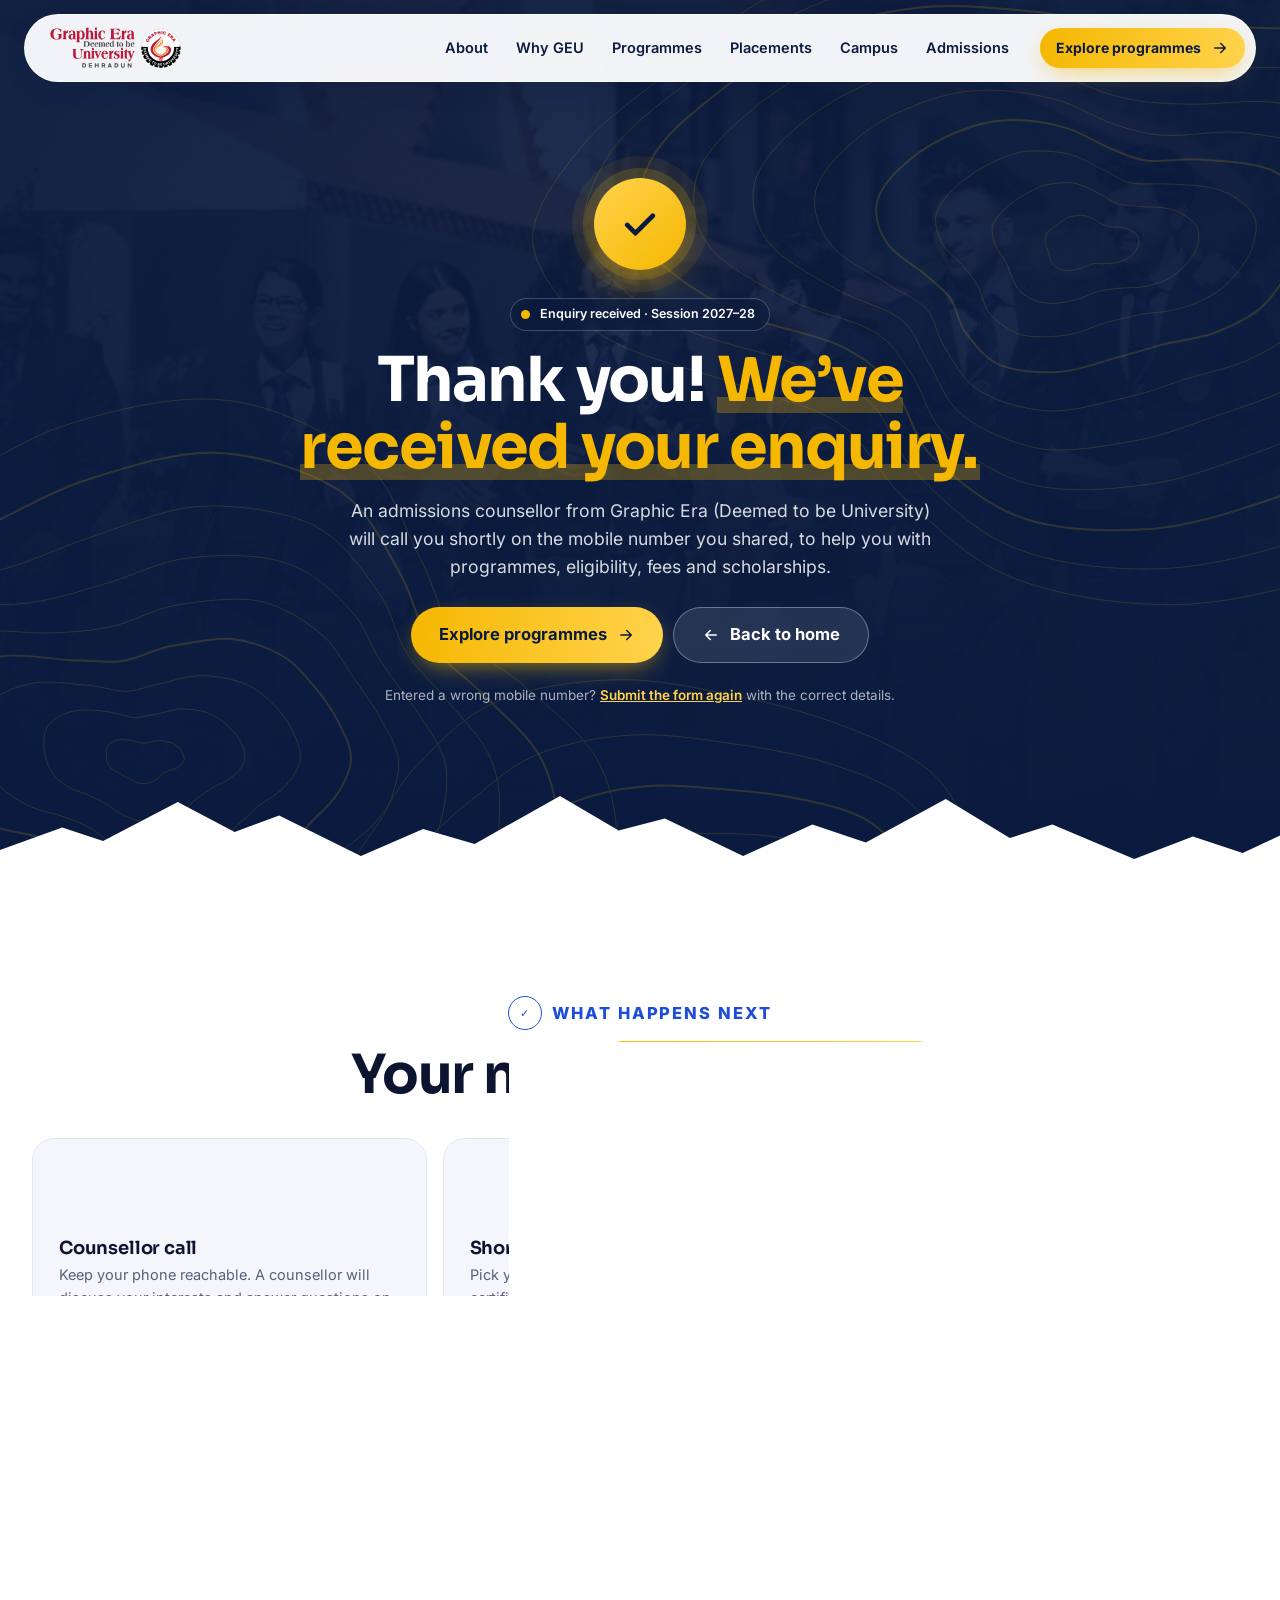
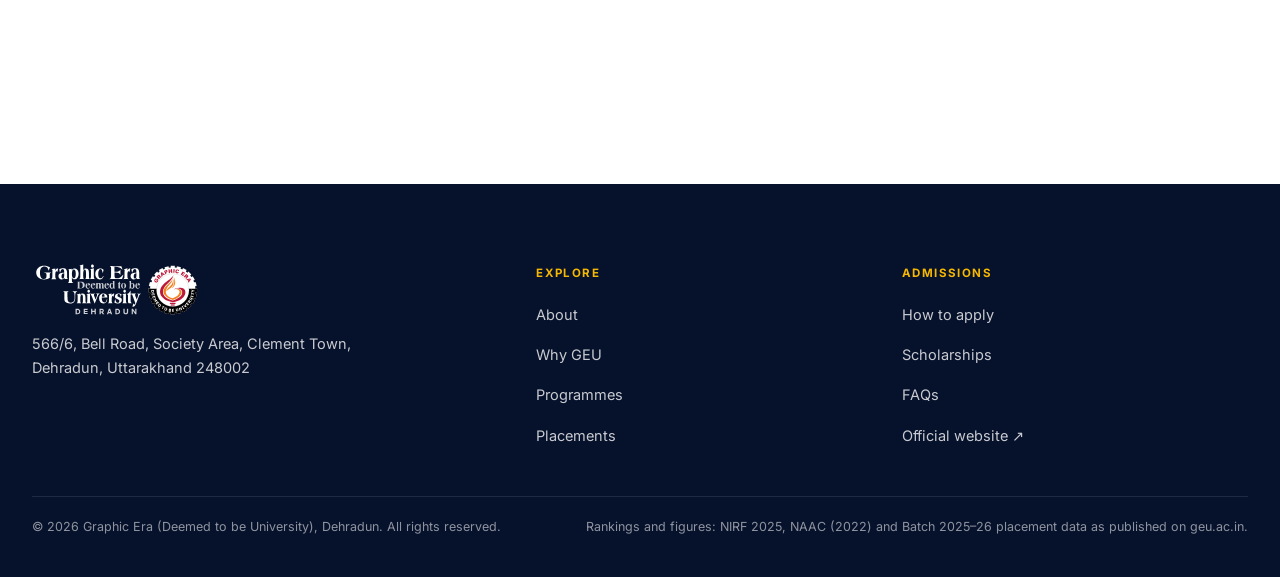
<file: thank-you.html>
<!doctype html>
<html lang="en">
<head>
  <meta charset="utf-8">
  <meta name="viewport" content="width=device-width, initial-scale=1, viewport-fit=cover">
  <meta name="robots" content="noindex, nofollow">
  <title>Thank you · Enquiry received · Graphic Era (Deemed to be University)</title>
  <meta name="description" content="Your admissions enquiry for Session 2027–28 at Graphic Era (Deemed to be University), Dehradun has been received.">
  <meta name="theme-color" content="#0A1B3F">
  <link rel="icon" href="assets/brand/favicon.svg" type="image/svg+xml">
  <script>
    // NoPaperForms opens its redirect URL inside the form's iframe. There we show only a compact
    // confirmation and send the whole tab to this page, so the visitor sees the full thank-you page.
    // Works when this file is on the same domain (and http/https, www/non-www) as the landing page.
    (function () {
      if (window.top === window.self) return;
      document.documentElement.classList.add('ty-framed');
      try { window.top.location.href = window.location.href; } catch (e) { /* blocked: the compact card + "Continue" link stay */ }
    })();
  </script>
  <link rel="preload" href="assets/fonts/sora.woff2" as="font" type="font/woff2" crossorigin>
  <link rel="preload" href="assets/fonts/inter.woff2" as="font" type="font/woff2" crossorigin>
  <link rel="stylesheet" href="assets/css/style.css?v=12">
  <!-- Conversion tags (Google Ads, Meta, GA4 "generate_lead"…) go here, wrapped in
       if (window.top === window.self) { … } so they fire once, on the full page only. -->
</head>
<body>
<svg width="0" height="0" style="position:absolute" aria-hidden="true">
  <symbol id="i-arrow" viewBox="0 0 24 24"><path d="M5 12h14M13 6l6 6-6 6" fill="none" stroke="currentColor" stroke-width="2" stroke-linecap="round" stroke-linejoin="round"/></symbol>
  <symbol id="i-back" viewBox="0 0 24 24"><path d="M19 12H5M11 6l-6 6 6 6" fill="none" stroke="currentColor" stroke-width="2" stroke-linecap="round" stroke-linejoin="round"/></symbol>
  <symbol id="i-phone" viewBox="0 0 24 24"><path d="M5 4h4l2 5-2.5 1.5a11 11 0 0 0 5 5L15 13l5 2v4a2 2 0 0 1-2 2A16 16 0 0 1 3 6a2 2 0 0 1 2-2" fill="none" stroke="currentColor" stroke-width="1.8" stroke-linejoin="round"/></symbol>
  <symbol id="i-layers" viewBox="0 0 24 24"><path d="m12 3 9 5-9 5-9-5 9-5z M3 13l9 5 9-5" fill="none" stroke="currentColor" stroke-width="1.8" stroke-linejoin="round"/></symbol>
  <symbol id="i-building" viewBox="0 0 24 24"><path d="M4 21V9l8-5 8 5v12M9 21v-6h6v6M3 21h18" fill="none" stroke="currentColor" stroke-width="1.8" stroke-linejoin="round"/></symbol>
  <symbol id="i-cap" viewBox="0 0 24 24"><path d="m2 9 10-5 10 5-10 5L2 9zm4 2v5c2 2 10 2 12 0v-5" fill="none" stroke="currentColor" stroke-width="1.8" stroke-linejoin="round"/></symbol>
  <symbol id="i-shield" viewBox="0 0 24 24"><path d="M12 3 4 6v6c0 5 3.5 8 8 9 4.5-1 8-4 8-9V6l-8-3z" fill="none" stroke="currentColor" stroke-width="1.8" stroke-linejoin="round"/></symbol>
  <symbol id="i-menu" viewBox="0 0 24 24"><path d="M4 7h16M4 12h16M4 17h10" fill="none" stroke="currentColor" stroke-width="2" stroke-linecap="round"/></symbol>
  <symbol id="i-close" viewBox="0 0 24 24"><path d="M6 6l12 12M18 6 6 18" fill="none" stroke="currentColor" stroke-width="2" stroke-linecap="round"/></symbol>
  <symbol id="topo" viewBox="0 0 1440 900"><path d="M1232 250C1232 253 1230 256 1228 259C1226 262 1223 264 1220 266C1216 268 1212 269 1208 270C1204 271 1199 270 1195 271C1191 271 1188 270 1185 271C1181 272 1178 274 1174 275C1170 276 1164 278 1160 278C1155 278 1150 276 1147 274C1144 272 1142 269 1141 266C1140 263 1140 260 1139 258C1138 255 1136 253 1136 250C1136 247 1136 244 1137 242C1138 239 1140 237 1143 235C1145 233 1148 231 1151 229C1154 227 1157 224 1160 223C1164 222 1169 221 1173 221C1178 221 1182 223 1186 225C1189 226 1191 229 1194 230C1197 232 1200 232 1204 233C1208 233 1214 233 1218 234C1223 236 1228 238 1230 241C1232 243 1233 247 1232 250Z"/><path d="M1293 250C1292 257 1287 263 1283 269C1278 275 1272 280 1265 285C1258 289 1249 292 1240 294C1231 296 1221 295 1213 296C1205 297 1199 297 1191 299C1183 301 1176 306 1167 308C1158 310 1145 313 1136 311C1126 310 1117 305 1111 300C1105 295 1104 288 1101 282C1098 276 1097 271 1094 266C1091 261 1086 256 1084 250C1082 244 1081 238 1082 232C1084 226 1089 220 1094 215C1099 210 1106 205 1113 201C1120 197 1128 192 1136 190C1145 188 1157 187 1166 188C1175 190 1184 195 1192 199C1199 202 1203 207 1210 209C1216 211 1223 211 1233 212C1242 213 1256 212 1266 215C1275 218 1285 224 1290 230C1295 235 1294 243 1293 250Z"/><path d="M1350 250C1348 260 1341 270 1334 279C1327 287 1320 296 1309 302C1299 309 1285 314 1273 317C1260 321 1245 321 1233 323C1221 326 1211 328 1199 331C1186 335 1173 342 1159 344C1144 346 1125 347 1112 344C1099 340 1088 331 1080 323C1073 315 1072 304 1068 296C1063 287 1059 281 1052 274C1046 266 1035 259 1030 250C1026 241 1022 230 1024 221C1026 212 1034 202 1042 194C1050 186 1061 178 1072 172C1084 165 1098 159 1112 156C1127 154 1145 155 1159 158C1173 161 1186 170 1197 175C1208 180 1214 186 1225 188C1236 190 1249 188 1264 189C1279 190 1301 190 1315 195C1330 200 1343 210 1349 219C1355 228 1353 240 1350 250Z"/><path d="M1401 250C1397 263 1389 276 1381 287C1373 299 1365 311 1353 320C1340 329 1323 337 1307 343C1291 348 1272 350 1256 354C1239 359 1225 363 1207 368C1189 373 1169 381 1150 382C1130 383 1106 381 1090 375C1074 368 1063 353 1054 341C1046 330 1046 317 1039 307C1032 297 1023 291 1012 281C1001 272 982 262 974 250C966 238 961 223 963 210C965 197 976 183 988 172C999 161 1015 150 1031 142C1048 134 1068 126 1089 124C1109 122 1134 125 1153 130C1171 134 1187 146 1202 152C1217 158 1225 163 1241 165C1257 167 1277 162 1298 164C1319 165 1349 167 1367 174C1384 182 1399 196 1405 208C1410 221 1405 237 1401 250Z" stroke-width="2"/><path d="M1444 250C1439 266 1432 281 1424 295C1416 310 1409 325 1396 337C1383 350 1363 361 1344 370C1325 378 1302 383 1281 389C1260 396 1240 404 1216 409C1193 414 1165 423 1141 422C1116 421 1088 413 1070 402C1052 392 1042 371 1033 357C1024 343 1024 329 1014 317C1003 306 986 300 970 289C953 278 926 265 915 250C903 235 897 215 900 198C903 182 918 164 934 150C949 136 969 122 991 113C1014 103 1040 94 1066 93C1092 91 1123 96 1146 102C1170 108 1189 122 1208 128C1227 134 1239 138 1260 139C1282 140 1310 134 1336 136C1363 139 1398 143 1418 154C1437 164 1449 183 1454 199C1458 215 1449 234 1444 250Z"/><path d="M1478 250C1473 268 1469 285 1463 302C1457 320 1453 339 1440 355C1427 372 1406 387 1385 399C1363 411 1335 419 1309 428C1283 437 1256 448 1226 453C1197 458 1161 465 1132 461C1103 456 1071 442 1052 427C1032 412 1026 387 1015 370C1004 353 1003 340 988 328C973 316 946 310 923 298C901 285 867 268 853 250C838 232 833 207 838 187C843 167 863 146 883 129C902 113 927 97 954 86C981 75 1014 65 1045 63C1076 61 1112 68 1140 74C1168 81 1190 95 1214 100C1238 106 1256 106 1283 107C1311 108 1348 101 1378 106C1409 110 1447 120 1466 134C1486 148 1492 172 1494 192C1496 211 1483 232 1478 250Z"/><path d="M1506 250C1501 271 1504 289 1501 309C1498 330 1499 354 1487 374C1475 395 1453 415 1428 431C1403 446 1371 459 1339 470C1307 481 1273 494 1237 498C1201 503 1157 506 1123 498C1090 490 1057 469 1036 449C1015 430 1011 401 998 383C985 364 980 352 959 340C938 327 900 322 872 307C843 292 804 272 789 250C773 228 772 199 780 176C789 153 814 130 837 111C860 92 889 74 920 61C952 48 989 38 1024 35C1060 32 1100 40 1133 45C1166 50 1192 63 1222 67C1251 71 1277 69 1310 70C1344 71 1389 66 1423 73C1456 81 1494 97 1511 116C1528 135 1527 164 1526 186C1525 208 1510 229 1506 250Z"/><path d="M1528 250C1527 272 1538 293 1540 317C1541 341 1548 370 1537 395C1526 419 1501 444 1474 464C1446 483 1408 499 1370 512C1332 525 1289 539 1247 543C1204 546 1153 545 1116 533C1078 521 1044 492 1021 470C998 447 996 415 979 396C963 377 950 367 923 354C895 341 846 335 813 318C780 301 739 275 725 250C711 225 717 192 730 167C742 141 772 117 799 96C826 74 857 54 891 40C925 25 965 12 1005 8C1044 3 1088 9 1126 12C1164 16 1195 25 1231 28C1266 31 1301 26 1341 28C1381 30 1433 28 1468 40C1503 52 1536 77 1550 100C1563 124 1552 157 1549 182C1545 207 1530 228 1528 250Z" stroke-width="2"/><path d="M1551 250C1554 274 1576 297 1582 325C1589 352 1600 387 1589 416C1579 445 1551 474 1520 497C1488 520 1444 539 1400 554C1356 568 1305 582 1256 584C1208 586 1150 580 1108 564C1067 549 1032 515 1007 489C981 464 977 433 956 413C934 394 912 387 877 373C843 359 784 350 749 330C713 309 675 278 665 250C655 222 671 187 688 159C706 131 740 107 770 84C799 61 829 38 865 21C901 3 942 -13 984 -20C1026 -28 1075 -25 1117 -25C1160 -24 1198 -19 1241 -18C1284 -17 1329 -23 1375 -19C1420 -15 1478 -10 1513 8C1547 25 1573 59 1582 87C1591 116 1570 152 1565 179C1560 206 1548 226 1551 250Z"/><path d="M1577 250C1586 276 1620 302 1631 334C1642 365 1656 406 1644 438C1633 471 1600 504 1564 529C1528 555 1477 576 1427 591C1377 606 1319 621 1265 621C1210 621 1147 611 1102 593C1056 575 1021 537 991 511C962 484 954 455 925 435C897 416 862 411 821 395C780 380 714 367 679 343C644 319 614 282 610 250C607 218 635 182 658 153C681 124 717 100 748 75C779 50 805 24 841 3C877 -17 919 -38 963 -49C1008 -61 1060 -63 1108 -66C1156 -69 1202 -68 1253 -69C1303 -69 1360 -75 1410 -68C1461 -60 1522 -47 1555 -23C1588 1 1604 43 1608 76C1612 110 1583 147 1578 176C1573 205 1568 224 1577 250Z"/><path d="M252 780C251 782 249 785 247 787C245 789 240 790 237 791C235 792 232 793 230 794C228 796 227 798 224 800C222 801 219 804 216 804C212 805 208 805 204 804C201 803 198 801 196 800C193 799 191 797 188 796C186 794 183 793 181 792C178 790 176 789 175 787C173 785 173 782 172 780C172 778 172 775 172 773C172 770 172 767 174 765C176 763 179 761 183 760C186 759 192 760 196 760C200 761 203 762 206 763C209 763 211 763 214 763C217 762 220 761 224 761C228 760 232 761 235 762C239 762 242 764 244 766C247 768 249 770 250 773C251 775 252 778 252 780Z"/><path d="M314 780C313 786 308 792 302 797C297 802 288 805 281 809C275 813 270 816 265 820C259 824 256 830 250 835C243 839 234 844 225 845C216 846 204 843 196 840C188 838 182 832 175 828C169 824 164 821 157 818C151 815 143 813 136 810C130 806 123 802 119 797C115 792 112 786 110 780C109 774 107 767 108 761C108 755 109 747 115 742C121 736 131 731 141 730C151 728 165 730 175 731C185 733 193 736 200 737C208 737 213 735 220 734C228 733 238 729 247 728C257 728 268 729 276 732C284 735 291 740 296 745C302 750 307 756 310 762C313 767 315 774 314 780Z"/><path d="M371 780C370 789 363 799 356 807C349 815 337 821 328 828C320 835 313 842 305 849C297 857 290 868 278 874C266 880 249 886 234 886C219 886 201 879 189 873C176 868 168 858 158 852C148 846 140 843 129 839C118 835 104 833 93 828C81 822 70 815 62 807C54 800 49 790 46 780C42 770 39 759 41 749C42 738 46 726 56 718C66 710 85 703 101 701C118 699 140 703 155 704C171 706 182 710 194 710C206 709 215 704 228 702C241 699 258 693 272 694C287 694 304 698 316 703C328 708 337 717 345 725C353 733 359 742 364 752C368 761 372 771 371 780Z"/><path d="M423 780C423 792 416 805 408 817C401 828 388 837 379 848C369 859 362 871 351 883C339 894 327 910 309 917C291 924 265 929 243 927C222 925 199 912 182 903C165 894 156 881 142 874C129 866 117 864 101 859C85 855 64 853 48 846C31 839 15 829 3 818C-8 807 -15 794 -20 780C-25 766 -29 750 -26 736C-23 722 -15 705 0 695C15 684 42 677 64 674C87 671 115 677 136 678C156 678 170 681 187 679C204 677 218 668 236 664C255 661 280 655 299 656C319 658 340 666 355 675C369 683 378 697 388 708C397 719 405 731 411 743C417 755 424 768 423 780Z" stroke-width="2"/><path d="M472 780C473 795 468 811 462 827C455 842 444 855 434 871C424 886 417 904 401 919C386 934 366 954 341 962C317 969 280 971 252 966C225 961 197 942 176 930C155 918 144 903 127 895C110 887 93 886 71 881C50 876 21 874 0 865C-22 857 -42 844 -56 829C-70 815 -79 797 -84 780C-90 763 -94 742 -89 725C-83 707 -72 686 -52 674C-32 661 2 653 30 649C58 645 91 651 116 650C140 649 157 648 179 643C201 638 221 625 246 621C271 617 304 613 328 617C352 622 374 636 390 649C406 661 414 679 424 693C434 708 444 721 452 735C460 750 470 765 472 780Z"/><path d="M519 780C524 798 521 818 517 837C513 856 504 875 493 895C483 915 474 939 454 958C434 976 406 998 373 1006C341 1013 294 1010 261 1002C227 993 195 969 170 955C145 940 133 925 111 917C89 909 64 911 37 906C10 901 -27 897 -52 886C-78 875 -100 858 -116 840C-131 823 -139 801 -144 780C-149 759 -153 735 -145 714C-137 693 -122 670 -98 655C-74 640 -34 632 -2 625C30 619 65 623 93 619C122 615 142 608 169 600C196 593 226 576 257 573C288 569 329 569 356 578C384 587 406 608 422 626C439 643 443 664 455 681C466 698 478 712 489 728C500 745 514 762 519 780Z"/><path d="M567 780C576 801 577 824 575 848C573 871 566 895 555 920C543 944 532 975 507 996C482 1017 443 1041 403 1047C364 1053 308 1045 268 1034C228 1023 194 994 165 979C135 964 119 951 92 944C64 936 30 941 -3 935C-36 929 -79 923 -108 909C-136 895 -158 872 -173 851C-188 829 -193 804 -197 780C-200 756 -203 729 -193 705C-183 682 -164 656 -138 639C-111 622 -68 612 -34 602C0 593 36 592 68 584C100 575 124 562 158 551C191 540 232 522 269 520C307 518 354 525 384 539C414 554 434 584 450 606C466 627 468 651 480 670C493 690 510 704 524 722C539 740 559 759 567 780Z"/><path d="M619 780C631 804 636 831 635 859C635 886 629 916 616 945C603 974 588 1009 557 1033C526 1056 477 1079 430 1084C383 1089 320 1076 274 1063C229 1050 193 1019 159 1005C124 991 103 982 68 976C33 970 -11 977 -50 969C-89 962 -137 951 -166 933C-196 914 -213 886 -226 861C-238 835 -239 807 -240 780C-242 753 -243 724 -232 698C-221 672 -201 645 -173 625C-145 605 -102 592 -67 579C-31 565 4 558 39 544C75 530 105 509 145 495C186 482 238 464 282 465C326 466 378 483 410 503C442 524 458 562 473 588C489 615 490 640 505 661C519 682 542 695 561 715C580 735 607 756 619 780Z" stroke-width="2"/><path d="M676 780C691 807 697 839 696 870C696 901 690 936 675 968C659 1001 638 1040 602 1065C565 1090 507 1112 453 1116C400 1120 331 1102 280 1089C230 1076 192 1047 152 1035C111 1023 81 1021 39 1017C-4 1012 -60 1019 -104 1009C-148 999 -198 980 -226 957C-254 933 -264 899 -272 869C-280 840 -276 809 -275 780C-274 751 -275 720 -264 692C-252 664 -233 635 -205 612C-178 588 -137 572 -101 553C-66 535 -32 519 7 500C46 480 84 451 132 436C179 421 244 405 294 411C345 416 400 444 434 471C467 498 478 544 494 573C510 603 512 628 530 650C549 672 580 685 604 707C629 729 661 753 676 780Z"/><path d="M832 980C830 985 830 988 829 993C828 997 830 1003 827 1007C825 1012 821 1017 815 1020C809 1023 801 1025 793 1026C786 1027 778 1027 771 1027C763 1028 756 1028 749 1027C743 1026 736 1024 730 1021C725 1019 721 1015 716 1012C712 1009 708 1006 702 1004C696 1001 686 999 679 995C673 991 664 985 662 980C660 975 663 968 668 963C673 958 684 955 691 952C699 949 707 948 714 947C721 945 726 943 732 942C738 940 744 939 751 938C757 938 763 938 770 938C776 937 783 937 791 937C799 937 810 936 817 938C825 940 834 944 838 948C842 953 841 960 840 965C840 970 834 975 832 980Z"/><path d="M891 980C890 988 894 996 894 1005C895 1014 899 1025 894 1034C890 1043 880 1053 868 1058C856 1064 838 1066 823 1067C809 1069 794 1068 780 1067C766 1067 753 1066 741 1064C729 1061 717 1057 707 1053C697 1048 691 1042 681 1037C672 1033 662 1030 649 1025C636 1020 616 1016 604 1009C591 1001 577 990 575 980C573 970 581 957 591 949C601 940 621 935 635 929C649 924 663 922 675 918C687 914 696 910 707 907C718 904 730 901 742 900C754 898 766 899 779 898C792 898 805 897 819 898C834 899 852 899 865 903C879 908 892 916 898 924C904 933 901 945 900 954C899 963 892 972 891 980Z"/><path d="M950 980C952 992 963 1004 966 1018C969 1032 975 1051 968 1064C961 1078 942 1091 923 1099C904 1106 875 1107 853 1108C831 1110 809 1107 789 1106C769 1104 750 1102 733 1098C716 1095 700 1088 686 1082C671 1076 662 1069 646 1063C631 1057 613 1054 593 1048C573 1041 542 1035 525 1024C508 1012 490 995 490 980C489 965 505 948 520 936C536 924 564 916 584 908C603 901 619 896 635 889C651 882 663 874 679 868C695 863 714 858 732 856C750 854 769 855 788 856C808 856 828 856 848 858C868 861 893 863 910 871C927 878 943 891 950 903C957 915 952 932 952 944C952 957 947 968 950 980Z"/><path d="M1010 980C1018 996 1039 1014 1046 1033C1052 1052 1058 1079 1047 1096C1036 1114 1006 1131 979 1139C951 1148 912 1148 882 1148C851 1149 823 1145 797 1142C771 1140 747 1137 725 1133C703 1128 683 1120 664 1113C645 1105 630 1097 609 1090C587 1083 561 1080 534 1072C507 1063 467 1053 446 1038C426 1023 409 999 411 980C413 961 438 939 459 924C480 909 513 900 535 889C557 878 574 869 592 858C611 847 626 833 648 825C669 817 696 810 721 808C746 805 773 808 799 810C825 812 851 814 876 819C902 824 931 830 951 841C970 852 985 870 993 886C1000 901 994 920 997 936C1000 952 1002 964 1010 980Z" stroke-width="2"/><path d="M1075 980C1090 1000 1122 1024 1131 1049C1140 1074 1144 1107 1127 1129C1111 1150 1069 1169 1032 1178C996 1188 947 1185 909 1185C871 1186 837 1182 805 1179C773 1176 745 1174 717 1168C690 1163 665 1154 640 1146C615 1138 595 1128 567 1120C539 1112 504 1108 471 1097C439 1086 392 1072 371 1052C350 1033 338 1003 344 980C350 957 384 933 408 915C432 896 466 885 489 870C512 855 524 839 545 823C565 808 585 787 612 776C639 764 676 757 709 755C742 753 777 758 810 763C842 767 874 773 904 781C933 790 965 800 986 815C1007 830 1020 852 1029 871C1038 890 1032 910 1040 928C1047 946 1059 960 1075 980Z"/><path d="M1145 980C1168 1004 1210 1035 1220 1065C1230 1095 1228 1135 1204 1160C1181 1185 1126 1203 1081 1213C1035 1223 978 1220 934 1220C889 1220 851 1218 814 1216C776 1214 742 1213 708 1208C675 1202 644 1192 613 1183C582 1174 556 1164 521 1154C487 1144 444 1138 407 1123C371 1108 322 1089 303 1065C283 1041 279 1006 290 980C300 954 341 929 366 907C391 886 421 871 442 851C463 831 470 807 492 785C514 763 538 735 572 721C606 706 654 699 696 698C737 697 781 707 820 715C859 723 897 733 930 746C963 758 996 774 1018 792C1040 811 1050 837 1061 858C1072 879 1069 900 1083 920C1097 940 1122 956 1145 980Z"/></symbol>
  <symbol id="ridge" viewBox="0 0 1440 120" preserveAspectRatio="none"><path d="M0 120V84l70-30 46 18 84-52 64 40 50-22 92 54 70-36 58 20 96-64 66 46 52-16 88 50 78-42 60 24 90-58 72 52 48-18 92 46 66-30 56 22 72-40v118z"/></symbol>
</svg>

<!-- Compact view, shown only while this page is inside the NoPaperForms iframe -->
<div class="ty-mini" role="status">
  <span class="ty__seal ty__seal--sm" aria-hidden="true"><svg viewBox="0 0 24 24"><path d="m5 12.5 4.5 4.5L19 7.5" pathLength="24"/></svg></span>
  <p class="ty-mini__t">Enquiry received</p>
  <p class="ty-mini__p">Our admissions counsellor will call you shortly.</p>
  <a class="btn btn--gold btn--sm" href="thank-you.html" target="_top">Continue<svg aria-hidden="true"><use href="#i-arrow"/></svg></a>
</div>

<a class="skip" href="#main">Skip to content</a>

<!-- ================================================================= HEADER (same as the landing page) -->
<header class="hdr" id="hdr">
  <div class="hdr__bar">
    <a class="hdr__logo" href="index.html" aria-label="Graphic Era (Deemed to be University), home">
      <img src="assets/brand/logo-dark.svg" width="160" height="49" alt="Graphic Era (Deemed to be University)">
    </a>
    <nav class="hdr__nav" aria-label="Primary">
      <a href="index.html#about">About</a><a href="index.html#why">Why GEU</a><a href="index.html#programmes">Programmes</a><a href="index.html#placements">Placements</a><a href="index.html#campus">Campus</a><a href="index.html#admissions">Admissions</a>
    </nav>
    <a class="btn btn--gold btn--sm hdr__cta" href="index.html#programmes">Explore programmes<svg aria-hidden="true"><use href="#i-arrow"/></svg></a>
    <a class="hdr__menu" href="#menu" aria-label="Open menu"><svg aria-hidden="true"><use href="#i-menu"/></svg></a>
    <a class="hdr__menu hdr__x" href="#_" aria-label="Close menu"><svg aria-hidden="true"><use href="#i-close"/></svg></a>
  </div>
  <div class="menu" id="menu">
    <nav aria-label="Sections">
      <a href="index.html#about"><span class="mono">01</span>About</a>
      <a href="index.html#why"><span class="mono">02</span>Why GEU</a>
      <a href="index.html#programmes"><span class="mono">03</span>Programmes</a>
      <a href="index.html#placements"><span class="mono">04</span>Placements</a>
      <a href="index.html#campus"><span class="mono">05</span>Campus</a>
      <a href="index.html#admissions"><span class="mono">06</span>Admissions</a>
      <a href="index.html#faq"><span class="mono">07</span>FAQs</a>
    </nav>
    <a class="btn btn--gold" href="index.html">Back to home<svg aria-hidden="true"><use href="#i-arrow"/></svg></a>
  </div>
  <a class="scrim" href="#_" tabindex="-1" aria-hidden="true"></a>
</header>

<main id="main">
  <!-- =============================================================== CONFIRMATION HERO -->
  <section class="ty-hero" aria-labelledby="ty-title">
    <picture class="hero__media">
      <img src="assets/img/hero/students-on-campus-1024.webp" srcset="assets/img/hero/students-on-campus-640.webp 640w, assets/img/hero/students-on-campus-1024.webp 1024w, assets/img/hero/students-on-campus-1600.webp 1600w" sizes="100vw" width="1600" height="900" alt="" fetchpriority="high" decoding="async">
    </picture>
    <div class="hero__veil" aria-hidden="true"></div>
    <svg class="topo hero__topo" viewBox="0 0 1440 900" preserveAspectRatio="xMidYMid slice" aria-hidden="true"><use href="#topo"/></svg>

    <div class="wrap ty" role="status">
      <span class="ty__seal" aria-hidden="true"><svg viewBox="0 0 24 24"><path d="m5 12.5 4.5 4.5L19 7.5" pathLength="24"/></svg></span>
      <p class="pill"><span class="pill__dot" aria-hidden="true"></span>Enquiry received · Session 2027–28</p>
      <h1 class="ty__title" id="ty-title">Thank you! <span class="hl">We’ve received your enquiry.</span></h1>
      <p class="ty__lede">An admissions counsellor from Graphic Era (Deemed to be University) will call you shortly on the mobile number you shared, to help you with programmes, eligibility, fees and scholarships.</p>
      <div class="hero__ctas">
        <a class="btn btn--gold btn--lg" href="index.html#programmes">Explore programmes<svg aria-hidden="true"><use href="#i-arrow"/></svg></a>
        <a class="btn btn--glass btn--lg" href="index.html"><svg aria-hidden="true"><use href="#i-back"/></svg>Back to home</a>
      </div>
      <p class="ty__note">Entered a wrong mobile number? <a href="index.html#apply">Submit the form again</a> with the correct details.</p>
    </div>
    <svg class="ridge ridge--hero" aria-hidden="true"><use href="#ridge"/></svg>
  </section>

  <!-- =============================================================== WHAT HAPPENS NEXT -->
  <section class="sec ty-next" aria-labelledby="next-title">
    <div class="wrap">
      <div class="ty-next__head">
        <p class="eyebrow"><span class="mono">✓</span>What happens next</p>
        <h2 class="h2" id="next-title">Your next <span class="mark">three steps</span></h2>
      </div>

      <ol class="ty-steps">
        <li class="ty-step" data-reveal><span class="journey__n">01</span><div><h3>Counsellor call</h3><p>Keep your phone reachable. A counsellor will discuss your interests and answer questions on eligibility, fees and hostels.</p></div></li>
        <li class="ty-step" data-reveal><span class="journey__n">02</span><div><h3>Shortlist &amp; apply</h3><p>Pick your programme and keep mark sheets, certificates, ID proof and photographs ready for the application.</p></div></li>
        <li class="ty-step" data-reveal><span class="journey__n">03</span><div><h3>Aim for a scholarship</h3><p>Take GECET for merit scholarships, including a 100% tuition fee waiver for a score of 97.5–100.</p></div></li>
      </ol>

      <h3 class="h3 ty-explore">While you wait, explore</h3>
      <ul class="ty-links">
        <li><a class="ty-link" href="index.html#programmes"><span class="ty-link__ico"><svg aria-hidden="true"><use href="#i-layers"/></svg></span><span><b>Programmes</b><small>140+ UG, PG, diploma and certificate programmes</small></span><svg class="ty-link__go" aria-hidden="true"><use href="#i-arrow"/></svg></a></li>
        <li><a class="ty-link" href="index.html#scholarships"><span class="ty-link__ico"><svg aria-hidden="true"><use href="#i-shield"/></svg></span><span><b>Scholarships</b><small>GECET, female candidates and defence wards</small></span><svg class="ty-link__go" aria-hidden="true"><use href="#i-arrow"/></svg></a></li>
        <li><a class="ty-link" href="index.html#placements"><span class="ty-link__ico"><svg aria-hidden="true"><use href="#i-cap"/></svg></span><span><b>Placements</b><small>Top package ₹61.99 L · B.Tech CSE, Batch 2025</small></span><svg class="ty-link__go" aria-hidden="true"><use href="#i-arrow"/></svg></a></li>
        <li><a class="ty-link" href="index.html#campus"><span class="ty-link__ico"><svg aria-hidden="true"><use href="#i-building"/></svg></span><span><b>Campus &amp; life</b><small>Labs, hostels, library and student life in Dehradun</small></span><svg class="ty-link__go" aria-hidden="true"><use href="#i-arrow"/></svg></a></li>
      </ul>
    </div>
  </section>
</main>

<!-- ================================================================= FOOTER (same as the landing page) -->
<footer class="ftr ftr--plain">
  <div class="wrap ftr__grid">
    <div>
      <img src="assets/brand/logo.svg" width="180" height="56" alt="Graphic Era (Deemed to be University)" loading="lazy">
      <p class="ftr__addr">566/6, Bell Road, Society Area, Clement Town, Dehradun, Uttarakhand 248002</p>
    </div>
    <nav aria-label="Footer">
      <p class="mono">Explore</p>
      <ul><li><a href="index.html#about">About</a></li><li><a href="index.html#why">Why GEU</a></li><li><a href="index.html#programmes">Programmes</a></li><li><a href="index.html#placements">Placements</a></li></ul>
    </nav>
    <nav aria-label="Admissions">
      <p class="mono">Admissions</p>
      <ul><li><a href="index.html#admissions">How to apply</a></li><li><a href="index.html#scholarships">Scholarships</a></li><li><a href="index.html#faq">FAQs</a></li><li><a href="https://geu.ac.in" rel="noopener">Official website ↗</a></li></ul>
    </nav>
  </div>
  <div class="wrap ftr__fine">
    <p>© 2026 Graphic Era (Deemed to be University), Dehradun. All rights reserved.</p>
    <p>Rankings and figures: NIRF 2025, NAAC (2022) and Batch 2025–26 placement data as published on geu.ac.in.</p>
  </div>
</footer>
</body>
</html>
</file>
<file: assets/css/style.css>
/* =====================================================================
   Graphic Era (Deemed to be University) · Admissions 2027–28 landing page
   Static HTML + CSS with an external enquiry widget. Mobile-first.
   Breakpoints: 560px (large phone / small tablet), 861px (desktop), 1100px (wide).

   Contents
   01 Fonts & tokens        08 Why GEU (bento)
   02 Base                  09 Programmes (CSS-only tabs)
   03 Buttons               10 Placements
   04 Header & menu         11 Campus
   05 Hero                  12 Admissions & scholarships
   06 Enquiry form (#apply) 13 FAQ
   07 Tapes, sections,      14 CTA, footer, dock
      About                 15 Motion · 16 Tablet · 17 Desktop · 18 Wide
   19 Thank-you page (thank-you.html)
   ===================================================================== */

/* ------------------------------------------------------------- 01 fonts & tokens */
@font-face{font-family:"Sora";src:url(../fonts/sora.woff2) format("woff2");font-weight:100 800;font-display:swap}
@font-face{font-family:"Inter";src:url(../fonts/inter.woff2) format("woff2");font-weight:100 900;font-display:swap}

:root{
  --ink:#0A1B3F; --ink-2:#0F2552; --navy:#123274; --blue:#1D4ED8; --blue-2:#3B6BFF; --sky:#EAF0FF;
  --gold:#F5B700; --gold-2:#FFD34D; --cream:#FFF6D9; --paper:#FFFFFF; --mist:#F4F6FB; --line:#E2E7F1;
  --text:#0B1530; --muted:#55617B; --crimson:#BC1839; --ok:#118A55;
  --display:"Sora","Inter",ui-sans-serif,system-ui,sans-serif;
  --body:"Inter",ui-sans-serif,system-ui,-apple-system,"Segoe UI",Roboto,sans-serif;
  --r:18px; --gutter:16px; --hdr:64px;
  --ease:cubic-bezier(.2,.7,.2,1);
  --shadow:0 30px 60px -36px rgba(10,27,63,.45);
}

/* ------------------------------------------------------------- 02 base */
*,*::before,*::after{box-sizing:border-box}
[hidden]{display:none!important}
html{scroll-behavior:smooth;scroll-padding-top:88px;-webkit-text-size-adjust:100%;overflow-x:clip}
body{margin:0;font-family:var(--body);font-size:16px;line-height:1.6;color:var(--text);background:var(--paper);-webkit-font-smoothing:antialiased;overflow-x:clip;text-rendering:optimizeLegibility}
img{max-width:100%;height:auto;display:block}
a{color:inherit}
button,input,select{font:inherit;color:inherit}
svg{width:1em;height:1em;flex:none}
h1,h2,h3,p,figure{margin:0}
ul,ol{margin:0;padding:0;list-style:none}
.wrap{width:min(1240px,100% - var(--gutter)*2);margin-inline:auto}
.mono{font-family:var(--body);font-size:.72rem;font-weight:700;letter-spacing:.12em;text-transform:uppercase}
.nw{white-space:nowrap}
.skip{position:absolute;left:12px;top:-60px;z-index:100;background:var(--gold);color:var(--ink);padding:10px 14px;border-radius:10px;font-weight:700;text-decoration:none}
.skip:focus{top:12px}
:focus-visible{outline:3px solid var(--blue-2);outline-offset:3px;border-radius:6px}
/* grid/flex children may shrink below their content */
.hero__grid>*,.about__grid>*,.acad__head>*,.place__head>*,.ftr__grid>*,.faq__grid>*,.schol>*{min-width:0}

/* ------------------------------------------------------------- 03 buttons */
.btn{--h:48px;display:inline-flex;align-items:center;justify-content:center;gap:10px;min-height:var(--h);padding:0 22px;border-radius:999px;border:0;font-weight:700;font-size:15px;line-height:1.2;text-decoration:none;cursor:pointer;transition:transform .25s var(--ease),box-shadow .25s,background .25s,color .25s;white-space:nowrap}
.btn svg{font-size:18px;transition:transform .25s var(--ease)}
.btn:hover svg{transform:translateX(4px)}
.btn--gold{background:linear-gradient(100deg,var(--gold),var(--gold-2));color:var(--ink);box-shadow:0 8px 24px -8px rgba(245,183,0,.7)}
.btn--gold:hover{transform:translateY(-2px);box-shadow:0 14px 30px -10px rgba(245,183,0,.85)}
.btn--glass{background:rgba(255,255,255,.1);color:#fff;border:1.5px solid rgba(255,255,255,.32);backdrop-filter:blur(8px);-webkit-backdrop-filter:blur(8px)}
.btn--glass:hover{background:rgba(255,255,255,.2)}
.btn--sm{--h:40px;padding:0 16px;font-size:14px}
.btn--lg{--h:56px;padding:0 28px;font-size:16.5px}

/* ------------------------------------------------------------- 04 header & menu */
.hdr{position:fixed;inset:8px 0 auto;z-index:50;pointer-events:none}
.hdr__bar{pointer-events:auto;position:relative;z-index:2;width:min(1240px,100% - 16px);margin-inline:auto;height:var(--hdr);display:flex;align-items:center;gap:12px;padding:0 10px 0 16px;border-radius:20px;background:rgba(255,255,255,.95);backdrop-filter:saturate(1.4) blur(14px);-webkit-backdrop-filter:saturate(1.4) blur(14px);box-shadow:0 10px 30px -14px rgba(10,27,63,.35);border:1px solid rgba(255,255,255,.6)}
.hdr__logo{display:flex;margin-right:auto;border-radius:8px}
.hdr__logo img{height:38px;width:auto}
.hdr__nav,.hdr__cta{display:none}
.hdr__menu{width:44px;height:44px;border-radius:14px;background:var(--ink);color:#fff;display:grid;place-items:center;font-size:22px;text-decoration:none}
.hdr__x{display:none}
/* Mobile menu: opens with #menu as the URL target; any section link changes the target and closes it. */
.menu{display:none;pointer-events:auto;position:relative;z-index:2;width:min(1240px,100% - 16px);margin:8px auto 0;padding:14px;border-radius:22px;background:var(--ink);color:#fff;box-shadow:0 30px 60px -20px rgba(0,0,0,.5);max-height:calc(100svh - var(--hdr) - 32px);overflow-y:auto}
.menu:target{display:block;animation:drop .35s var(--ease)}
@keyframes drop{from{opacity:0;transform:translateY(-10px)}}
.hdr:has(#menu:target) .hdr__menu{display:none}
.hdr:has(#menu:target) .hdr__x{display:grid}
.menu nav{display:grid;margin-bottom:14px}
.menu nav a{display:flex;align-items:center;gap:14px;min-height:56px;padding:6px 10px;font-family:var(--display);font-size:22px;font-weight:600;text-decoration:none;border-bottom:1px solid rgba(255,255,255,.08)}
.menu nav a:hover{color:var(--gold-2)}
.menu nav a .mono{color:var(--gold);width:24px}
.menu .btn{width:100%}
.scrim{display:none}
.menu:target ~ .scrim{display:block;position:fixed;inset:0;z-index:1;background:rgba(6,17,43,.55);pointer-events:auto;cursor:default}

/* ------------------------------------------------------------- 05 hero (mobile) */
.hero{position:relative;isolation:isolate;background:var(--ink);color:#fff;overflow:hidden;padding-bottom:64px}
.hero__media{position:absolute;inset:0 0 auto;height:72svh;min-height:500px;z-index:-3}
.hero__media img{width:100%;height:100%;object-fit:cover;object-position:50% 35%}
.hero__veil{position:absolute;inset:0;z-index:-2;background:linear-gradient(180deg,rgba(10,27,63,.3) 0,rgba(10,27,63,.4) 26%,rgba(10,27,63,.92) 56%,var(--ink) 70%)}
.topo{position:absolute;inset:0;width:100%;height:100%;fill:none;stroke:var(--gold);stroke-width:1;opacity:.16;pointer-events:none}
.hero__topo{z-index:-1}
.hero__year{position:absolute;z-index:-1;right:-4vw;top:calc(var(--hdr) + 8px);font-family:var(--display);font-weight:800;font-size:46vw;line-height:.78;letter-spacing:-.04em;color:transparent;-webkit-text-stroke:1.5px rgba(255,255,255,.2);pointer-events:none;user-select:none}
.hero__grid{display:grid;gap:32px;padding-top:calc(72svh - 250px)}
.pill{display:inline-flex;align-items:center;gap:10px;max-width:100%;padding:7px 14px 7px 10px;border-radius:999px;background:rgba(10,27,63,.45);border:1px solid rgba(255,255,255,.22);backdrop-filter:blur(8px);-webkit-backdrop-filter:blur(8px);font-size:12.5px;font-weight:600;line-height:1.35}
.pill__dot{flex:none;width:9px;height:9px;border-radius:50%;background:var(--gold);box-shadow:0 0 0 0 rgba(245,183,0,.7);animation:pulse 2s infinite}
@keyframes pulse{70%{box-shadow:0 0 0 10px rgba(245,183,0,0)}100%{box-shadow:0 0 0 0 rgba(245,183,0,0)}}
.hero__title{margin-top:14px;font-family:var(--display);font-weight:700;font-size:clamp(36px,10.5vw,64px);line-height:1.04;letter-spacing:-.025em;text-wrap:balance}
.hl{color:var(--gold);background:linear-gradient(transparent 72%,rgba(245,183,0,.28) 72% 92%,transparent 92%);padding-right:.04em}
.hero__lede{margin-top:14px;max-width:560px;color:rgba(255,255,255,.84);font-size:16px}
.hero__ctas{display:flex;flex-wrap:wrap;gap:10px;margin-top:22px}
.hero__ctas .btn{flex:1 1 200px}

/* Stats: a ruler with markers on desktop, swipeable chips on mobile */
.alt{margin-top:26px}
.alt__ruler{display:none}
/* phones: 2 x 2 grid, every fact visible without sideways scrolling */
.alt__list{display:grid;grid-template-columns:repeat(2,minmax(0,1fr));gap:10px;margin:0;padding:0;list-style:none}
.alt__mark{min-width:0;padding:14px;border-radius:16px;background:rgba(255,255,255,.08);border:1px solid rgba(255,255,255,.16);display:grid;align-content:start;gap:2px}
.alt__value{font-family:var(--display);font-size:clamp(22px,6.4vw,28px);font-weight:700;letter-spacing:-.02em;line-height:1;color:#fff;white-space:nowrap}
.alt__label{font-size:13px;font-weight:600;color:var(--gold-2)}
.alt__note{font-size:12px;color:rgba(255,255,255,.66)}

/* NoPaperForms enquiry widget card */
/* --form-h = the widget's natural content height. Set it once (and keep data-height in index.html equal):
   if the live form shows its own scrollbar, raise it; if there is empty space under Submit, lower it. */
.hero__slot{--form-h:610px;--card-h:calc(var(--form-h) + 72px);scroll-margin-top:100px;position:relative;z-index:1;width:min(100%,440px);margin:24px auto 36px;border-radius:20px;overflow:hidden;color:var(--text);
  background:#fff;
  box-shadow:0 30px 70px -28px rgba(0,0,0,.7)}
.hero__form-head{position:relative;padding:12px 18px 20px;color:#fff;overflow:hidden;
  background:repeating-radial-gradient(circle at 108% -12%,transparent 0 13px,rgba(245,183,0,.17) 13px 14px),radial-gradient(90% 130% at 0% 0%,rgba(59,107,255,.42),transparent 62%),linear-gradient(135deg,#123274 0%,#0A1B3F 100%)}
.hero__form-head::after{content:"";position:absolute;left:0;right:0;bottom:-1px;height:10px;background:#fff;clip-path:polygon(0 100%,0 62%,5% 34%,10% 58%,17% 12%,25% 52%,32% 28%,40% 64%,48% 16%,56% 56%,63% 30%,71% 66%,79% 22%,87% 58%,93% 36%,100% 62%,100% 100%)}
.hero__form-title{display:flex;align-items:center;flex-wrap:wrap;gap:4px 10px;margin:0;font-family:var(--display);font-size:19px;line-height:1.25;font-weight:700;letter-spacing:-.02em;color:#fff}
.hero__form-badge{padding:2px 9px;border-radius:999px;background:rgba(245,183,0,.16);border:1px solid rgba(245,183,0,.4);font-family:var(--body,inherit);font-size:10.5px;font-weight:700;letter-spacing:.1em;line-height:1.5;color:#FFD34D}
.hero__form-subtitle{margin:2px 0 0;font-size:12.5px;line-height:1.4;color:rgba(255,255,255,.74)}

/* The widget: card height = header + exactly --form-h, so nothing clips and nothing scrolls twice */
.npf_wgts{position:relative;min-height:var(--form-h);background:#fff}
.npf_wgts iframe{display:block;width:100%!important;height:var(--form-h)!important;max-width:100%;border:0}
/* Local (not whitelisted): hide NoPaperForms' "403" page; the card stays plain white at the real size */
.npf_wgts.is-preview iframe{visibility:hidden}

/* ridge divider */
.ridge{position:absolute;left:0;width:100%;height:56px;fill:#fff;pointer-events:none}
.ridge--hero{bottom:-1px}

/* ------------------------------------------------------------- 07 tapes */
.tapes{position:relative;z-index:3;height:112px;margin-top:-36px;overflow:hidden;pointer-events:none}
.tape{position:absolute;left:-6%;width:112%;display:flex;overflow:hidden;padding:12px 0;font-family:var(--display);font-size:15px;font-weight:650;text-transform:uppercase;letter-spacing:.02em;white-space:nowrap}
.tape--gold{top:26px;background:var(--gold);color:var(--ink);transform:rotate(-2.4deg);z-index:2;box-shadow:0 10px 24px -12px rgba(0,0,0,.4)}
.tape--ink{top:40px;background:var(--ink);color:#fff;transform:rotate(1.8deg)}
.tape__track{display:flex;align-items:center;gap:22px;padding-right:22px;flex-shrink:0;animation:marquee 46s linear infinite}
.tape--ink .tape__track{animation-direction:reverse;animation-duration:52s}
.tape i{font-style:normal;color:var(--crimson)}
.tape--ink i{color:var(--gold)}
@keyframes marquee{to{transform:translateX(-100%)}}

/* ------------------------------------------------------------- sections (shared) */
.sec{position:relative;padding:72px 0}
.eyebrow{display:flex;align-items:center;gap:10px;font-size:15px;font-weight:800;color:var(--blue);text-transform:uppercase;letter-spacing:.12em;margin-bottom:16px}
@media (min-width:861px){.eyebrow{font-size:16.5px}}
.eyebrow .mono{display:inline-grid;place-items:center;width:34px;height:34px;border-radius:50%;border:1.5px solid currentColor;font-size:.68rem;letter-spacing:0}
.eyebrow--light{color:var(--gold)}
.h2{font-family:var(--display);font-weight:700;font-size:clamp(30px,7.4vw,54px);line-height:1.1;letter-spacing:-.022em;text-wrap:balance}
.h3{font-family:var(--display);font-weight:650;font-size:clamp(22px,4.6vw,30px);letter-spacing:-.02em;line-height:1.15}
.lede{margin-top:16px;color:var(--muted);font-size:16.5px;max-width:620px}
.mark{background:linear-gradient(100deg,var(--gold),var(--gold-2));padding:0 .14em;border-radius:.18em;-webkit-box-decoration-break:clone;box-decoration-break:clone}
.mark--blue{background:none;color:var(--blue);padding:0}
.mark--ink{background:var(--ink);color:var(--gold)}

/* about */
.about__grid{display:grid;gap:44px}
.ranks{margin-top:28px;display:grid;grid-template-columns:1fr 1fr;gap:10px}
.rank{display:grid;gap:4px;padding:20px 18px;border-radius:20px;background:linear-gradient(140deg,var(--navy) 0%,var(--ink) 100%);border:1px solid var(--navy);color:#fff;box-shadow:0 18px 36px -20px rgba(10,27,63,.6)}
.rank b{font-family:var(--display);font-size:clamp(28px,8vw,38px);font-weight:700;letter-spacing:-.02em;line-height:1.05;color:var(--gold)}
.rank span{font-weight:700;font-size:15.5px}
.rank small{font-size:11.5px;font-weight:700;letter-spacing:.1em;text-transform:uppercase;color:rgba(255,255,255,.7)}
.rank--hi{background:linear-gradient(140deg,var(--gold-2) 0%,var(--gold) 100%);border-color:var(--gold);color:var(--ink)}
.rank--hi b{color:var(--ink)}
.rank--hi small{color:rgba(10,27,63,.7)}
.fan{display:flex;gap:14px;overflow-x:auto;scroll-snap-type:x mandatory;padding:10px var(--gutter) 22px;margin-inline:calc(var(--gutter)*-1);scrollbar-width:none}
.fan::-webkit-scrollbar{display:none}
.fan__card{flex:0 0 70%;scroll-snap-align:center;background:#fff;padding:10px;border-radius:16px;box-shadow:0 20px 40px -18px rgba(10,27,63,.35);transition:transform .5s var(--ease)}
.fan__card img{width:100%;aspect-ratio:4/5;object-fit:cover;object-position:50% 20%;border-radius:10px;background:var(--mist)}
.fan__card figcaption{font-size:11px;font-weight:700;letter-spacing:.08em;text-transform:uppercase;color:var(--muted);padding:10px 2px 12px}
.fan__card--1{transform:rotate(-2deg)}.fan__card--2{transform:rotate(1.5deg)}.fan__card--3{transform:rotate(-1deg)}
.accr{margin-top:46px;display:grid;grid-template-columns:repeat(3,1fr);gap:10px}
.accr__item{display:grid;justify-items:center;align-content:center;gap:8px;padding:14px 8px;border-radius:16px;border:1px solid var(--line);background:#fff;text-align:center}
.accr__item img{height:46px;width:auto;max-width:100%;object-fit:contain}
.accr__item span{font-size:12px;font-weight:700;color:var(--muted)}

/* ------------------------------------------------------------- 08 why GEU (bento) */
.why{background:var(--ink);color:#fff;overflow:hidden;isolation:isolate}
.why::before{content:"";position:absolute;inset:auto auto -30% -20%;width:80vw;height:80vw;border-radius:50%;background:radial-gradient(circle,rgba(59,107,255,.3),transparent 65%);z-index:-1}
.why__topo{z-index:-1;opacity:.08}
.why__head{display:grid;gap:8px;margin-bottom:32px}
.why .lede{color:rgba(255,255,255,.74);margin-top:0}
.bento{display:grid;grid-template-columns:1fr 1fr;gap:12px}
.bx{position:relative;isolation:isolate;display:flex;align-items:flex-end;min-height:230px;border-radius:22px;overflow:hidden;background:#13295a}
.bx img{position:absolute;inset:0;width:100%;height:100%;object-fit:cover;z-index:-2;transition:transform .8s var(--ease)}
.bx::after{content:"";position:absolute;inset:0;z-index:-1;background:linear-gradient(180deg,rgba(10,27,63,.1) 0,rgba(10,27,63,.55) 30%,rgba(10,27,63,.9) 55%,rgba(10,27,63,.97) 100%)}
.bx--a::after,.bx--b::after{background:linear-gradient(180deg,rgba(10,27,63,0) 25%,rgba(10,27,63,.65) 55%,rgba(10,27,63,.96) 100%)}
.bx:hover img{transform:scale(1.06)}
.bx__body{display:grid;gap:4px;padding:16px}
.bx__n{color:var(--gold)}
.bx h3{font-family:var(--display);font-size:17px;font-weight:650;line-height:1.2;letter-spacing:-.01em}
.bx p{font-size:13.5px;line-height:1.45;color:rgba(255,255,255,.84)}
.bx--a,.bx--b{grid-column:span 2}
.bx--a{min-height:340px}
.bx--a h3,.bx--b h3{font-size:21px}
.bx--stat{background:linear-gradient(150deg,var(--gold-2),var(--gold) 70%);color:var(--ink);align-items:stretch}
.bx--stat::after{display:none}
.bx--stat .bx__body{align-content:space-between;width:100%}
.bx--stat .bx__n{color:var(--ink)}
.bx--stat p{color:rgba(10,27,63,.75)}
.bx__big{font-family:var(--display);font-size:clamp(48px,14vw,76px);font-weight:800;line-height:.9;letter-spacing:-.04em}

/* ------------------------------------------------------------- 09 programmes (CSS-only tabs) */
.acad{background:var(--mist);background-image:linear-gradient(rgba(18,50,116,.05) 1px,transparent 1px),linear-gradient(90deg,rgba(18,50,116,.05) 1px,transparent 1px);background-size:44px 44px}
.acad__head{display:grid;gap:28px;margin-bottom:28px}
.acad__head .count{color:var(--blue)}
.labs{display:flex;gap:12px;overflow-x:auto;scroll-snap-type:x mandatory;margin-inline:calc(var(--gutter)*-1);padding:0 var(--gutter) 6px;scrollbar-width:none}
.labs::-webkit-scrollbar{display:none}
.lab{position:relative;flex:0 0 78%;scroll-snap-align:start;border-radius:18px;overflow:hidden;background:#dfe5f2}
.lab img{width:100%;aspect-ratio:16/10;object-fit:cover}
.lab figcaption{position:absolute;inset:auto 0 0;padding:28px 14px 12px;color:#fff;font-weight:700;font-size:14px;background:linear-gradient(transparent,rgba(10,27,63,.88));display:grid;gap:2px}
.lab figcaption .mono{color:var(--gold);font-size:.62rem}
.xp{background:#fff;border-radius:24px;padding:14px;box-shadow:var(--shadow);border:1px solid var(--line)}
.xp__top{display:grid;gap:10px}
.xp__levels{position:relative;display:flex;gap:4px;padding:4px;border-radius:16px;background:var(--mist)}
.xp__radio{position:absolute;opacity:0;width:1px;height:1px;margin:0;pointer-events:none}
.xp__lv{flex:1 1 0;display:flex;align-items:center;justify-content:center;gap:8px;min-height:46px;padding:0 10px;border-radius:12px;font-weight:700;font-size:14px;color:var(--muted);cursor:pointer;transition:all .25s var(--ease);white-space:nowrap;user-select:none}
.xp__lv:hover{color:var(--ink)}
.xp__lvl{display:none}
.xp__lv b{font-size:11px;font-weight:700;padding:2px 7px;border-radius:999px;background:rgba(10,27,63,.07)}
.xp__radio:checked + .xp__lv{background:var(--ink);color:#fff;box-shadow:0 8px 18px -10px rgba(10,27,63,.8)}
.xp__radio:checked + .xp__lv b{background:var(--gold);color:var(--ink)}
.xp__radio:focus-visible + .xp__lv{outline:3px solid var(--blue-2);outline-offset:2px}
.xp__hint{font-size:13px;color:var(--muted);padding:0 4px}
@supports selector(:has(a)){
  .xp__panel{display:none}
  .xp:has(#lv-ug:checked) .xp__panel--ug,.xp:has(#lv-pg:checked) .xp__panel--pg,.xp:has(#lv-dip:checked) .xp__panel--dip{display:block;animation:fadeUp .45s var(--ease)}
}
@keyframes fadeUp{from{opacity:0;transform:translateY(8px)}}
.depts{columns:1;column-gap:12px;margin-top:12px}
.dept{break-inside:avoid;margin-bottom:10px;border:1px solid var(--line);border-radius:16px;background:#fff;transition:border-color .25s,box-shadow .25s}
.dept:hover{border-color:#C9D5F0}
.dept[open]{border-color:#C9D5F0;box-shadow:0 18px 34px -26px rgba(10,27,63,.55)}
.dept summary{display:grid;grid-template-columns:auto 1fr auto;align-items:center;gap:12px;min-height:64px;padding:12px 12px 12px 14px;cursor:pointer;list-style:none;border-radius:16px}
.dept summary::-webkit-details-marker{display:none}
.dept__ico{width:38px;height:38px;border-radius:11px;background:var(--sky);color:var(--blue);display:grid;place-items:center;font-family:var(--display);font-weight:700;font-size:13px;letter-spacing:.02em}
.dept[open] .dept__ico{background:var(--ink);color:var(--gold)}
.dept__txt{display:grid;min-width:0}
.dept__name{font-family:var(--display);font-weight:650;font-size:15.5px;line-height:1.25;letter-spacing:-.01em}
.dept__meta{font-size:12.5px;color:var(--muted);margin-top:2px}
.dept__chev{width:32px;height:32px;border-radius:50%;background:var(--mist);display:grid;place-items:center;font-size:16px;transition:transform .3s var(--ease),background .3s}
.dept[open] .dept__chev{transform:rotate(45deg);background:var(--gold)}
.dept__list{display:grid;gap:4px;padding:0 10px 10px}
.dept__list a{display:grid;grid-template-columns:1fr auto;align-items:center;gap:2px 10px;padding:10px 12px;border-radius:11px;background:var(--mist);text-decoration:none;transition:background .2s}
.dept__list a:hover{background:var(--sky)}
.c__t{font-weight:600;font-size:14.5px;line-height:1.35}
.c__y{grid-row:2;font-size:12px;color:var(--muted)}
.c__go{grid-row:1/3;grid-column:2;font-size:16px;color:var(--blue);transition:transform .25s var(--ease)}
.dept__list a:hover .c__go{transform:translateX(3px)}

/* ------------------------------------------------------------- 10 placements */
.place{background:var(--ink);color:#fff;overflow:hidden;isolation:isolate}
.place::before{content:"";position:absolute;inset:-20% -10% auto auto;width:70vw;height:70vw;border-radius:50%;background:radial-gradient(circle,rgba(59,107,255,.35),transparent 65%);z-index:-1}
.place__topo{z-index:-1;opacity:.1}
.place__head{display:grid;gap:26px}
.bigfig{display:grid;gap:4px}
.bigfig__value{font-family:var(--display);font-weight:800;font-size:clamp(60px,19vw,176px);line-height:.95;letter-spacing:-.035em;background:linear-gradient(180deg,var(--gold-2),var(--gold) 60%,#D99A00);-webkit-background-clip:text;background-clip:text;color:transparent;white-space:nowrap}
.bigfig__label{font-family:var(--display);font-size:20px;font-weight:600}
.bigfig__note{color:rgba(255,255,255,.66)}
.arches{display:flex;gap:14px;overflow-x:auto;scroll-snap-type:x mandatory;margin:40px calc(var(--gutter)*-1) 0;padding:12px var(--gutter) 8px;scrollbar-width:none}
.arches::-webkit-scrollbar{display:none}
.arch{flex:0 0 44%;scroll-snap-align:start}
.arch__frame{position:relative;aspect-ratio:4/5;border-radius:999px 999px 18px 18px;background:linear-gradient(180deg,#fff,#E8EEFB);overflow:hidden;outline:2px solid var(--gold);outline-offset:5px;margin:7px}
.arch__frame img{width:100%;height:100%;object-fit:cover;object-position:50% 10%;transition:transform .6s var(--ease)}
.arch:hover img{transform:scale(1.05)}
.arch__name{margin-top:14px;font-family:var(--display);font-weight:650;font-size:16px;line-height:1.2}
.arch__meta{font-size:12.5px;color:var(--gold-2);margin-top:2px}
.recruit{margin-top:64px}
.recruit .h3{margin-bottom:18px}
.marq{display:flex;overflow:hidden;-webkit-mask:linear-gradient(90deg,transparent,#000 8%,#000 92%,transparent);mask:linear-gradient(90deg,transparent,#000 8%,#000 92%,transparent)}
.marq + .marq{margin-top:12px}
.marq__track{display:flex;gap:12px;padding-right:12px;flex-shrink:0;animation:marquee 60s linear infinite}
.marq--rev .marq__track{animation-direction:reverse;animation-duration:70s}
.marq:hover .marq__track{animation-play-state:paused}
.logo-chip{flex:0 0 auto;height:64px;width:146px;border-radius:16px;background:#fff;display:grid;place-items:center;padding:12px 18px}
.logo-chip img{max-height:34px;max-width:110px;width:auto;height:auto;object-fit:contain}
.stories{margin-top:60px}
.stories__head{display:flex;align-items:end;justify-content:space-between;gap:16px;margin-bottom:16px}
.stories__hint{display:inline-flex;align-items:center;gap:6px;color:var(--gold-2)}
.stories__hint svg{font-size:16px;animation:nudge 1.6s var(--ease) infinite}
@keyframes nudge{50%{transform:translateX(5px)}}
.rail{display:flex;gap:14px;overflow-x:auto;scroll-snap-type:x mandatory;margin-inline:calc(var(--gutter)*-1);padding:4px var(--gutter) 16px;scroll-padding-inline:var(--gutter);scrollbar-width:thin;scrollbar-color:var(--gold) rgba(255,255,255,.12)}
.rail::-webkit-scrollbar{height:6px}
.rail::-webkit-scrollbar-track{background:rgba(255,255,255,.12);border-radius:6px}
.rail::-webkit-scrollbar-thumb{background:var(--gold);border-radius:6px}
.story{flex:0 0 76%;scroll-snap-align:start}
.story img{width:100%;aspect-ratio:1;object-fit:cover;border-radius:18px;background:#13295a}

/* ------------------------------------------------------------- 11 campus */
.campus{background:var(--cream);background-image:repeating-linear-gradient(-45deg,rgba(245,183,0,.08) 0 2px,transparent 2px 22px)}
.campus__head{margin-bottom:28px}
.mosaic{display:grid;grid-template-columns:1fr 1fr;grid-auto-rows:140px;grid-auto-flow:dense;gap:10px}
.tile{position:relative;border-radius:18px;overflow:hidden;background:#e9dfc0}
.tile img{width:100%;height:100%;object-fit:cover;transition:transform .8s var(--ease)}
.tile:hover img{transform:scale(1.06)}
.tile--l{grid-column:span 2;grid-row:span 2}
.tile--w{grid-column:span 2}
.tile--t{grid-row:span 2}
.tile figcaption{position:absolute;inset:auto 0 0;padding:34px 12px 10px;background:linear-gradient(transparent,rgba(10,27,63,.85));color:#fff;display:grid}
.tile figcaption b{font-family:var(--display);font-size:14.5px;font-weight:650;line-height:1.25}
.tile figcaption span{font-size:13px;opacity:.85}
.life{margin-top:64px}
.life .h3{margin-bottom:18px}
.polaroids{display:grid;grid-template-columns:1fr 1fr;gap:14px}
.polaroid{background:#fff;padding:8px 8px 0;border-radius:6px;box-shadow:0 18px 30px -18px rgba(10,27,63,.5);transition:transform .45s var(--ease)}
.polaroid img{width:100%;aspect-ratio:1;object-fit:cover;border-radius:3px}
.polaroid figcaption{padding:8px 2px 12px;font-family:var(--display);font-weight:600;font-size:13.5px;line-height:1.3}
.polaroid--1{transform:rotate(-2deg)}.polaroid--2{transform:rotate(1.6deg)}.polaroid--3{transform:rotate(-.8deg)}
.polaroid:hover{transform:rotate(0) translateY(-6px)}

/* ------------------------------------------------------------- 12 admissions & scholarships */
.adm__head{display:grid;gap:8px}
.adm__head .lede{margin-top:0}
.journey{position:relative;display:grid;gap:4px;margin-top:36px}
.journey::before{content:"";position:absolute;left:25px;top:26px;bottom:40px;width:2px;background:repeating-linear-gradient(180deg,#C9D5F0 0 6px,transparent 6px 12px)}
.journey li{position:relative;display:grid;grid-template-columns:52px 1fr;gap:16px;padding-bottom:18px}
.journey__n{position:relative;z-index:1;width:52px;height:52px;border-radius:16px;background:var(--ink);color:var(--gold);display:grid;place-items:center;font-family:var(--display);font-weight:700;font-size:17px;box-shadow:0 0 0 6px #fff}
.journey h3{font-family:var(--display);font-size:18px;font-weight:650;line-height:1.25;letter-spacing:-.01em;margin-top:4px}
.journey p{color:var(--muted);font-size:14.5px;margin-top:4px}
.schol{display:grid;gap:14px;margin-top:44px}
.gecet{position:relative;isolation:isolate;overflow:hidden;border-radius:26px;padding:28px 22px;background:radial-gradient(120% 140% at 100% 0,#2149A8 0,var(--ink) 62%);color:#fff}
.gecet__topo{z-index:-1;opacity:.14}
.gecet__tag{display:inline-block;padding:6px 12px;border-radius:999px;background:rgba(245,183,0,.14);color:var(--gold-2);font-size:.64rem}
.gecet__title{margin-top:16px;font-family:var(--display);font-size:clamp(34px,9vw,48px);font-weight:800;line-height:1;letter-spacing:-.03em}
.gecet__title span{display:block;margin-top:8px;font-size:15px;font-weight:600;letter-spacing:0;color:rgba(255,255,255,.8)}
.gecet__amt{display:grid;margin-top:24px;padding:16px 18px;border-radius:18px;background:rgba(255,255,255,.07);border:1px solid rgba(255,255,255,.14)}
.gecet__amt small{font-size:13px;color:rgba(255,255,255,.75)}
.gecet__amt b{font-family:var(--display);font-size:clamp(36px,10vw,56px);font-weight:800;line-height:1.05;letter-spacing:-.03em;color:var(--gold)}
.gecet__list{display:grid;gap:10px;margin:22px 0 26px}
.gecet__list li{display:flex;gap:10px;align-items:flex-start;font-size:15px;line-height:1.45}
.gecet__list svg{margin-top:2px;font-size:18px;color:var(--ink);background:var(--gold);border-radius:50%;padding:3px;width:22px;height:22px}
.gecet .btn{width:100%}
.perks{display:grid;gap:12px}
.perk{position:relative;display:grid;grid-template-columns:auto 1fr;align-items:center;gap:18px;padding:20px;border-radius:22px;background:#fff;border:1px solid var(--line);box-shadow:0 20px 40px -32px rgba(10,27,63,.5);overflow:hidden}
.perk::before{content:"";position:absolute;inset:0 auto 0 0;width:5px;background:var(--c)}
.perk b{min-width:84px;font-family:var(--display);font-size:42px;font-weight:800;line-height:1;letter-spacing:-.03em;color:var(--cb,var(--c))}
.perk h3{font-family:var(--display);font-size:17px;font-weight:650;line-height:1.25}
.perk p{font-size:14px;color:var(--muted);margin-top:2px}
.perk--gold{--c:var(--gold);--cb:#A87A00}
.perk--blue{--c:var(--blue)}
.perk--ink{--c:var(--ink)}
.fine{margin-top:18px;font-size:12.5px;color:var(--muted)}

/* ------------------------------------------------------------- 13 FAQ */
.faq{background:var(--mist)}
.faq__grid{display:grid;gap:28px}
.help{margin-top:24px;padding:22px;border-radius:22px;background:var(--ink);color:rgba(255,255,255,.8)}
.help__t{font-family:var(--display);font-size:20px;font-weight:650;color:#fff;margin-bottom:6px}
.help .btn{margin-top:18px}
.qas{background:#fff;border-radius:24px;padding:4px 18px;border:1px solid var(--line);box-shadow:var(--shadow)}
.qa + .qa{border-top:1px solid var(--line)}
.qa summary{display:flex;align-items:center;justify-content:space-between;gap:16px;min-height:64px;padding:16px 0;font-family:var(--display);font-weight:650;font-size:16.5px;line-height:1.35;letter-spacing:-.01em;cursor:pointer;list-style:none}
.qa summary::-webkit-details-marker{display:none}
.qa summary:hover{color:var(--blue)}
.qa__i{flex:none;width:34px;height:34px;border-radius:50%;border:1.5px solid var(--line);display:grid;place-items:center;font-size:16px;color:var(--ink);transition:transform .3s var(--ease),background .3s,border-color .3s}
.qa[open] .qa__i{transform:rotate(45deg);background:var(--ink);border-color:var(--ink);color:var(--gold)}
.qa p{padding:0 44px 20px 0;color:var(--muted);font-size:15px}
.qa p a{color:var(--blue);font-weight:600}

/* ------------------------------------------------------------- 14 CTA, footer, dock */
.cta{position:relative;background:linear-gradient(160deg,var(--blue) 0,var(--navy) 45%,var(--ink) 100%);color:#fff;padding:110px 0 90px;overflow:hidden;text-align:center}
.ridge--cta{top:-1px;transform:scaleY(-1);fill:var(--mist)}
.cta__kicker{color:var(--gold)}
.cta__title{font-family:var(--display);font-weight:700;font-size:clamp(32px,8vw,72px);line-height:1.08;letter-spacing:-.028em;margin:14px auto 30px;max-width:15ch;text-wrap:balance}

.ftr{background:#06112B;color:rgba(255,255,255,.78);padding:56px 0 112px;font-size:14.5px}
.ftr__grid{display:grid;grid-template-columns:1fr 1fr;gap:32px 20px}
.ftr__grid>div:first-child{grid-column:1/-1}
.ftr img{height:52px;width:auto}
.ftr__addr{margin-top:16px;max-width:320px}
.ftr .mono{color:var(--gold);margin-bottom:12px}
.ftr ul{display:grid}
.ftr ul a{display:inline-block;padding:10px 0;line-height:1.4;text-decoration:none}
.ftr a:hover{color:#fff;text-decoration:underline}
.ftr__fine{margin-top:40px;padding-top:20px;border-top:1px solid rgba(255,255,255,.1);display:grid;gap:6px;font-size:12.5px;color:rgba(255,255,255,.55)}

.dock{position:fixed;left:10px;right:10px;bottom:calc(10px + env(safe-area-inset-bottom));z-index:40;display:flex;gap:6px;padding:6px;border-radius:20px;background:rgba(10,27,63,.94);backdrop-filter:blur(12px);-webkit-backdrop-filter:blur(12px);box-shadow:0 20px 40px -12px rgba(0,0,0,.5)}
.dock__btn{flex:1;display:flex;align-items:center;justify-content:center;gap:8px;height:48px;border-radius:15px;color:#fff;text-decoration:none;font-weight:700;font-size:14.5px}
.dock__btn svg{font-size:18px}
.dock__btn--gold{flex:1.4;background:var(--gold);color:var(--ink)}
.tab-apply{display:none}

/* ------------------------------------------------------------- 15 motion */
@media (prefers-reduced-motion:no-preference){
  .hero__topo{animation:drift 40s ease-in-out infinite alternate}
  @keyframes drift{to{transform:translate3d(-2%,1.5%,0) scale(1.04)}}
  /* Scroll-driven reveal: progressive enhancement; content is fully visible where unsupported. */
  @supports (animation-timeline:view()){
    [data-reveal]{animation:reveal linear both;animation-timeline:view();animation-range:entry 0% entry 70%}
    @keyframes reveal{from{opacity:0;translate:0 36px}}
    /* Mobile dock slides in once the hero is scrolled past */
    .dock{animation:dockIn linear both;animation-timeline:scroll(root);animation-range:40vh 70vh}
    @keyframes dockIn{from{opacity:0;translate:0 140%}}
  }
}
@media (prefers-reduced-motion:reduce){
  *,*::before,*::after{animation-duration:.01ms!important;animation-iteration-count:1!important;transition-duration:.01ms!important;scroll-behavior:auto!important}
}

/* =====================================================================
   16 Tablet / large phone
   ===================================================================== */
@media (min-width:700px) and (max-width:860px){
  .alt__list{grid-template-columns:repeat(4,minmax(0,1fr))}
}
@media (min-width:560px){
  .hero__ctas .btn{flex:0 0 auto}
  .ranks{grid-template-columns:repeat(2,minmax(0,1fr));gap:14px;max-width:560px}
  .fan__card{flex-basis:44%}
  .accr{grid-template-columns:repeat(6,1fr)}
  .lab{flex-basis:48%}
  .bento{grid-template-columns:repeat(3,1fr)}
  .bx--a{grid-column:auto/span 1;grid-row:auto/span 2}
  .bx--b{grid-column:auto/span 2}
  .bx--f{grid-column:auto/span 2}
  .xp{padding:18px}
  .xp__lvl{display:inline}
  .xp__lvs{display:none}
  .depts{columns:2}
  .arch{flex-basis:30%}
  .story{flex-basis:44%}
  .mosaic{grid-template-columns:repeat(3,1fr);grid-auto-rows:170px}
  .tile figcaption b{font-size:16px}
  .polaroids{grid-template-columns:repeat(3,1fr);gap:18px}
  .journey{grid-template-columns:1fr 1fr;gap:14px}
  .journey::before{display:none}
  .journey li{grid-template-columns:1fr;gap:14px;padding:22px;border-radius:22px;background:var(--mist);border:1px solid var(--line)}
  .journey__n{box-shadow:none}
  .gecet{padding:36px 32px}
  .gecet .btn{width:auto}
  .ftr__grid{grid-template-columns:1.4fr 1fr 1fr}
  .ftr__grid>div:first-child{grid-column:auto}
}

/* =====================================================================
   17 Desktop – a different composition, not a stretched mobile page
   ===================================================================== */
@media (min-width:861px){
  :root{--gutter:32px;--hdr:68px}
  html{scroll-padding-top:100px}
  .hdr{inset:14px 0 auto}
  .hdr__bar{width:min(1240px,100% - 48px);padding:0 10px 0 22px;gap:18px;border-radius:999px}
  .hdr__logo img{height:42px}
  .hdr__cta{display:inline-flex}
  .menu{width:min(420px,100% - 48px);margin-right:max(24px,(100% - 1240px)/2)}

  .hero{min-height:100vh;padding-bottom:70px}
  .hero__media{height:100%;min-height:0}
  .hero__media img{object-position:50% 50%}
  .hero__veil{background:linear-gradient(100deg,rgba(10,27,63,.97) 0,rgba(10,27,63,.9) 34%,rgba(10,27,63,.45) 62%,rgba(10,27,63,.25) 100%),linear-gradient(0deg,rgba(10,27,63,.7),transparent 35%)}
  .hero__year{top:auto;bottom:-3vw;left:-1.5vw;right:auto;font-size:min(36vw,560px)}
  .hero__grid{--pt:calc(var(--hdr) + 36px);grid-template-columns:minmax(0,1fr) minmax(340px,420px);align-items:center;gap:clamp(24px,4vw,64px);padding-top:var(--pt);min-height:calc(100svh - 70px)}
  /* The extra height grows upward: shift the centred card up by half the added 110px, only when there is free space above it */
  .hero__slot{width:100%;margin:0 0 0 auto;top:calc(-1 * clamp(0px, (100svh - 70px - var(--pt) - var(--card-h)) / 2, 55px))}
  .hero__title{font-size:clamp(38px,3.9vw,60px);line-height:1.05}
  .hero__lede{font-size:17px}
  .alt{margin:34px 0 0;position:relative}
  .alt__ruler{display:block;height:14px;margin-bottom:12px;background:repeating-linear-gradient(90deg,rgba(255,255,255,.4) 0 1px,transparent 1px 12px) bottom/100% 7px no-repeat,repeating-linear-gradient(90deg,rgba(245,183,0,.9) 0 2px,transparent 2px 60px) bottom/100% 14px no-repeat;border-bottom:1px solid rgba(255,255,255,.35)}
  .alt__list{display:grid;grid-template-columns:repeat(2,1fr);gap:12px 0;padding:0;overflow:visible}
  .alt__mark{min-width:0;align-content:start;padding:2px 12px 0 14px;border:0;border-left:1px solid rgba(255,255,255,.22);border-radius:0;background:none;animation:rise .9s var(--ease) backwards;animation-delay:calc(var(--i) * .12s + .3s)}
  .alt__mark:first-child{border-left-color:var(--gold)}
  .alt__value{font-size:clamp(24px,2.3vw,34px);margin-bottom:4px}
  @keyframes rise{from{opacity:0;transform:translateY(16px)}}

  /* Short laptop screens (1366x768, 1280x720…): keep heading + full form card inside the first screen */
  @media (max-height:820px){
    .hero__grid{--pt:calc(var(--hdr) + 26px)}
    .pill{padding:5px 12px 5px 9px;font-size:12px}
    .hero__title{margin-top:10px;font-size:clamp(34px,3.3vw,50px)}
    .hero__lede{margin-top:10px;font-size:16px}
    .hero__ctas{margin-top:18px}
    .hero__ctas .btn{--h:48px}
    .alt{margin-top:22px}
    .alt__ruler{margin-bottom:8px}
    .alt__value{font-size:clamp(22px,2vw,28px)}
  }
  @media (max-height:700px){
    .hero__form-subtitle,.alt__note{display:none}
    .hero__form-head{padding-bottom:18px}
  }

  .ridge{height:90px}

  .tapes{height:150px;margin-top:-56px}
  .tape{font-size:19px;padding:15px 0}
  .tape--gold{top:34px}.tape--ink{top:52px}

  .sec{padding:120px 0}
  .about__grid{grid-template-columns:1.05fr .95fr;gap:80px;align-items:center}
  .fan{position:relative;display:block;height:560px;overflow:visible;margin:0;padding:0}
  .fan__card{position:absolute;width:300px;padding:12px}
  .fan__card--1{left:0;top:70px;transform:rotate(-7deg);z-index:2}
  .fan__card--2{right:0;top:0;transform:rotate(5deg)}
  .fan__card--3{left:26%;bottom:-10px;transform:rotate(-1.5deg);z-index:3}
  .fan:hover .fan__card--1{transform:rotate(-11deg) translate(-26px,-6px)}
  .fan:hover .fan__card--2{transform:rotate(9deg) translate(22px,-10px)}
  .fan:hover .fan__card--3{transform:rotate(0) translateY(16px)}
  .accr{margin-top:90px;gap:16px}
  .accr__item{padding:20px 12px}
  .accr__item img{height:62px;filter:grayscale(1);opacity:.85;transition:filter .3s,opacity .3s}
  .accr__item:hover img{filter:none;opacity:1}

  .why__head{grid-template-columns:1fr minmax(260px,420px);align-items:end;gap:40px;margin-bottom:48px}
  .bento{grid-template-columns:repeat(4,1fr);grid-template-rows:290px 290px;gap:16px;grid-template-areas:"a b b c" "a d e f"}
  .bx{min-height:0;border-radius:26px}
  .bx--a{grid-area:a;min-height:0}.bx--b{grid-area:b}.bx--c{grid-area:c}.bx--d{grid-area:d}.bx--e{grid-area:e}.bx--f{grid-area:f}
  .bx__body{padding:22px}
  .bx h3{font-size:19px}
  .bx--a h3,.bx--b h3{font-size:24px}
  .bx p{font-size:14px}
  .bx--a p,.bx--b p{font-size:15px;max-width:40ch}

  .acad__head{grid-template-columns:1fr 1.05fr;align-items:end;gap:60px;margin-bottom:44px}
  .labs{position:relative;display:block;height:300px;margin:0;padding:0;overflow:visible}
  .lab{position:absolute;width:56%;border:6px solid #fff;box-shadow:0 26px 50px -26px rgba(10,27,63,.6)}
  .lab--1{left:0;top:10px;transform:rotate(-3deg);z-index:2}
  .lab--2{right:0;top:0;transform:rotate(2.5deg)}
  .lab--3{left:24%;top:120px;transform:rotate(-.5deg);z-index:3;width:50%}
  .xp{padding:24px}
  .xp__top{grid-template-columns:auto 1fr;align-items:center;gap:20px}
  .xp__levels{justify-self:start}
  .xp__lv{flex:0 0 auto;padding:0 18px;font-size:15px}
  .xp__hint{justify-self:end}
  .depts{margin-top:18px}

  .place__head{grid-template-columns:1fr auto;align-items:end}
  .bigfig{justify-items:end;text-align:right}
  .arches{display:grid;grid-template-columns:repeat(5,1fr);gap:26px;overflow:visible;margin:64px 0 0;padding:8px 6px 0}
  .arch:nth-child(even){transform:translateY(34px)}
  .recruit{margin-top:110px}
  .logo-chip{height:78px;width:180px}
  .logo-chip img{max-height:38px;max-width:130px}
  .stories{margin-top:90px}
  .rail{margin:0;padding:4px 0 18px;gap:18px;scroll-padding-inline:0}
  .story{flex-basis:calc((100% - 54px)/4)}
  .stories__hint{display:none}

  .campus__head{display:grid;grid-template-columns:1fr 1fr;align-items:end;gap:40px;margin-bottom:44px}
  .campus__head .eyebrow{grid-column:1/-1;margin-bottom:-26px}
  .campus__head .lede{margin-top:0}
  .mosaic{grid-template-columns:repeat(4,1fr);grid-auto-rows:210px;gap:16px}
  .tile{border-radius:24px}
  .tile figcaption{padding:40px 16px 14px;transform:translateY(12px);opacity:.92;transition:transform .4s var(--ease),opacity .4s}
  .tile:hover figcaption{transform:none;opacity:1}
  .tile figcaption b{font-size:19px}
  .life{margin-top:110px}
  .polaroids{grid-template-columns:repeat(6,1fr)}
  .polaroid{padding:10px 10px 0}
  .polaroid figcaption{font-size:15px;padding:10px 4px 14px}
  .polaroid:nth-child(even){margin-top:36px}

  .adm__head{grid-template-columns:1fr minmax(260px,420px);align-items:end;gap:40px}
  .journey{grid-template-columns:repeat(3,1fr);gap:16px;margin-top:52px}
  .journey li{padding:26px;transition:transform .3s var(--ease),box-shadow .3s,background .3s}
  .journey li:hover{transform:translateY(-4px);background:#fff;box-shadow:0 24px 40px -28px rgba(10,27,63,.5)}
  .schol{grid-template-columns:1.2fr 1fr;gap:18px;margin-top:64px;align-items:stretch}
  .gecet{padding:44px 40px;border-radius:30px}
  .perks{grid-template-rows:repeat(3,1fr)}
  .perk{padding:24px 26px}
  .perk b{min-width:104px;font-size:52px}

  .faq__grid{grid-template-columns:.8fr 1.2fr;gap:64px;align-items:start}
  .faq__side{position:sticky;top:120px}
  .qas{padding:8px 32px}
  .qa summary{font-size:18px;min-height:72px}

  .cta{padding:170px 0 140px}
  .ftr{padding:80px 0 40px}
  .ftr__fine{grid-template-columns:1fr auto}

  .dock{display:none}
  .tab-apply{display:flex;position:fixed;right:0;top:50%;z-index:45;transform:translateY(-50%);background:var(--gold);color:var(--ink);text-decoration:none;font-weight:800;font-size:14px;letter-spacing:.06em;text-transform:uppercase;padding:20px 12px;border-radius:14px 0 0 14px;box-shadow:-10px 10px 30px -12px rgba(0,0,0,.4);transition:background .2s}
  .tab-apply span{writing-mode:vertical-rl;transform:rotate(180deg)}
  .tab-apply:hover{background:var(--gold-2)}
  @media (prefers-reduced-motion:no-preference){
    @supports (animation-timeline:scroll()){
      .tab-apply{animation:tabIn linear both;animation-timeline:scroll(root);animation-range:80vh 100vh}
      @keyframes tabIn{from{translate:100% 0}}
    }
  }
}

/* =====================================================================
   18 Wide desktop – full navigation
   ===================================================================== */
@media (min-width:1100px){
  .alt__list{grid-template-columns:repeat(4,1fr);gap:0}
  .hdr__nav{display:flex;gap:2px}
  .hdr__nav a{padding:8px 13px;border-radius:999px;text-decoration:none;font-weight:600;font-size:14.5px;color:var(--ink);transition:background .2s}
  .hdr__nav a:hover{background:var(--sky)}
  .hdr__menu,.hdr__x,.menu,.scrim{display:none!important}
  .depts{columns:3}
  .journey{grid-template-columns:repeat(6,1fr);gap:0;position:relative}
  .journey::before{display:block;left:0;right:0;top:26px;bottom:auto;width:auto;height:2px;background:repeating-linear-gradient(90deg,#C9D5F0 0 6px,transparent 6px 12px)}
  .journey li{background:none;border:0;padding:0 18px 0 0;gap:18px}
  .journey h3{min-height:2.5em}
  .journey li:hover{transform:none;background:none;box-shadow:none}
  .journey__n{box-shadow:0 0 0 8px #fff;transition:transform .3s var(--ease),background .3s}
  .journey li:hover .journey__n{transform:translateY(-4px);background:var(--gold);color:var(--ink)}
}

/* =====================================================================
   19 Thank-you page (thank-you.html) – reuses header, hero, buttons, footer above
   ===================================================================== */
.ty-hero{position:relative;isolation:isolate;overflow:hidden;background:var(--ink);color:#fff;text-align:center;padding:calc(var(--hdr) + 64px) 0 120px}
.ty-hero .hero__media{height:100%;min-height:0}
.ty-hero .hero__veil{background:radial-gradient(80% 70% at 50% 40%,rgba(10,27,63,.72),rgba(10,27,63,.92) 70%),linear-gradient(180deg,rgba(10,27,63,.5),var(--ink) 96%)}
.ty{display:grid;justify-items:center;max-width:780px}
.ty .pill{margin-top:28px}
.ty__title{margin-top:16px;font-family:var(--display);font-weight:700;font-size:clamp(32px,8.4vw,62px);line-height:1.08;letter-spacing:-.025em;text-wrap:balance}
.ty__title .hl{display:inline}
.ty__lede{margin-top:16px;max-width:600px;color:rgba(255,255,255,.84);font-size:16px}
.ty .hero__ctas{justify-content:center;width:100%;margin-top:26px}
.ty__note{margin-top:22px;font-size:13.5px;color:rgba(255,255,255,.66)}
.ty__note a{color:var(--gold-2);font-weight:600}

/* animated tick seal */
.ty__seal{width:92px;height:92px;border-radius:50%;display:grid;place-items:center;background:linear-gradient(140deg,var(--gold-2),var(--gold));color:var(--ink);box-shadow:0 0 0 10px rgba(245,183,0,.16),0 0 0 22px rgba(245,183,0,.07),0 22px 44px -14px rgba(245,183,0,.65)}
.ty__seal svg{width:44px;height:44px}
.ty__seal path{fill:none;stroke:currentColor;stroke-width:2.6;stroke-linecap:round;stroke-linejoin:round;stroke-dasharray:24;stroke-dashoffset:0}
.ty__seal--sm{width:72px;height:72px;box-shadow:0 0 0 8px rgba(245,183,0,.16)}
.ty__seal--sm svg{width:34px;height:34px}
@media (prefers-reduced-motion:no-preference){
  .ty__seal{animation:tyPop .6s cubic-bezier(.2,.9,.3,1.3) both}
  .ty__seal path{stroke-dashoffset:24;animation:tyDraw .5s .4s ease-out forwards}
  @keyframes tyPop{from{transform:scale(.5);opacity:0}}
  @keyframes tyDraw{to{stroke-dashoffset:0}}
}

/* what happens next */
.ty-next__head{display:grid;justify-items:center;text-align:center;margin-bottom:32px}
.ty-steps{display:grid;gap:12px}
.ty-step{display:grid;grid-template-columns:52px 1fr;align-content:start;gap:16px;padding:20px;border-radius:22px;background:var(--mist);border:1px solid var(--line)}
.ty-step .journey__n{box-shadow:none}
.ty-step h3{margin-top:4px;font-family:var(--display);font-size:18px;font-weight:650;line-height:1.25;letter-spacing:-.01em}
.ty-step p{margin-top:4px;color:var(--muted);font-size:14.5px}
.ty-explore{margin:56px 0 18px;text-align:center}
.ty-links{display:grid;gap:12px}
.ty-link{display:grid;grid-template-columns:auto 1fr auto;align-items:center;gap:14px;height:100%;padding:16px 18px;border-radius:20px;background:#fff;border:1px solid var(--line);text-decoration:none;box-shadow:0 20px 40px -32px rgba(10,27,63,.5);transition:transform .25s var(--ease),border-color .25s,box-shadow .25s}
.ty-link:hover{transform:translateY(-3px);border-color:#C9D5F0;box-shadow:0 24px 40px -26px rgba(10,27,63,.5)}
.ty-link__ico{width:46px;height:46px;border-radius:14px;background:var(--sky);color:var(--blue);display:grid;place-items:center;font-size:22px;transition:background .25s,color .25s}
.ty-link:hover .ty-link__ico{background:var(--ink);color:var(--gold)}
.ty-link b{display:block;font-family:var(--display);font-size:16.5px;font-weight:650;line-height:1.25}
.ty-link small{display:block;margin-top:2px;font-size:13.5px;line-height:1.4;color:var(--muted)}
.ty-link__go{font-size:18px;color:var(--blue);transition:transform .25s var(--ease)}
.ty-link:hover .ty-link__go{transform:translateX(4px)}
.ftr--plain{padding-bottom:40px}

/* Inside the NoPaperForms iframe: only the compact card, while the script moves the tab to the full page */
.ty-mini{display:none}
.ty-framed body>*{display:none!important}
.ty-framed body>.ty-mini{display:grid!important;min-height:100vh;place-content:center;justify-items:center;gap:12px;padding:24px;text-align:center}
.ty-mini__t{margin-top:8px;font-family:var(--display);font-size:22px;font-weight:700;letter-spacing:-.02em;color:var(--ink)}
.ty-mini__p{font-size:14.5px;color:var(--muted)}

@media (min-width:560px){
  .ty-links{grid-template-columns:1fr 1fr}
}
@media (min-width:861px){
  .ty-hero{padding:calc(var(--hdr) + 110px) 0 170px}
  .ty__lede{font-size:17.5px}
  .ty-steps{grid-template-columns:repeat(3,1fr);gap:16px}
  .ty-step{grid-template-columns:1fr;gap:16px;padding:26px}
  .ty-explore{margin-top:80px}
}
</file>
